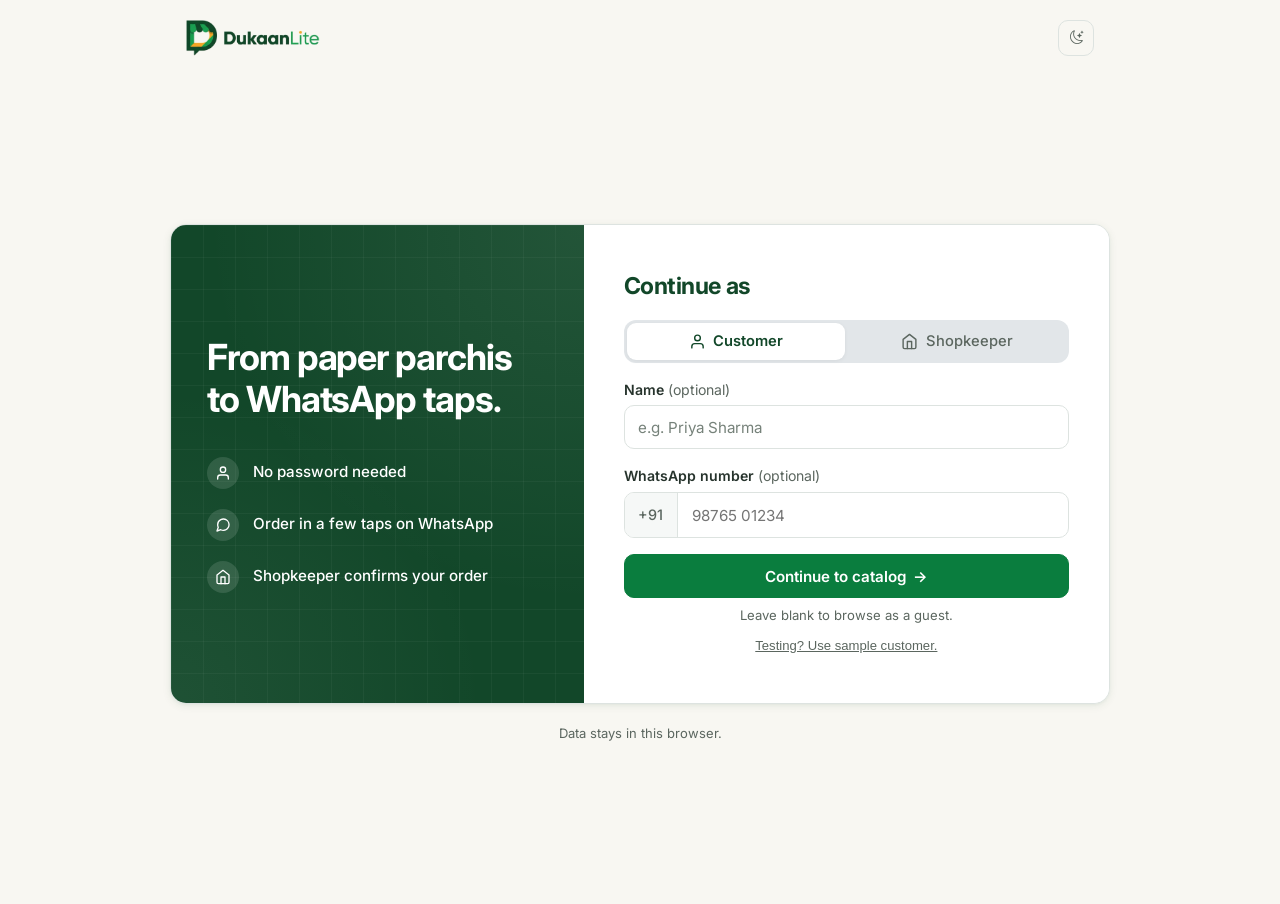
<file: index.html>
<!DOCTYPE html>
<html lang="en">
<head>
  <meta charset="UTF-8">
  <meta name="viewport" content="width=device-width, initial-scale=1.0">
  <title>DukaanLite – Kirana Digital Catalog &amp; WhatsApp Order Flow</title>
  
  <!-- Pre-paint theme: runs before CSS to prevent flash -->
  <script>
    (function(){
      var t=localStorage.getItem('dukaanlite_theme_v1');
      var d=window.matchMedia&&window.matchMedia('(prefers-color-scheme: dark)').matches;
      document.documentElement.setAttribute('data-theme',t||(d?'dark':'light'));
    })();
  </script>

  <!-- Favicons and Brand Icons -->
  <link rel="icon" href="assets/brand/favicon.ico" sizes="any">
  <link rel="icon" href="assets/brand/favicon-32.png" type="image/png" sizes="32x32">
  <link rel="apple-touch-icon" href="assets/brand/icon-180.png">
  <meta name="theme-color" content="#124729">

  <!-- Inter Font from Google Fonts (400, 500, 600, 700) -->
  <link rel="preconnect" href="https://fonts.googleapis.com">
  <link rel="preconnect" href="https://fonts.gstatic.com" crossorigin>
  <link href="https://fonts.googleapis.com/css2?family=Inter:wght@400;500;600;700&display=swap" rel="stylesheet">

  <!-- Bootstrap Icons -->
  <link rel="stylesheet" href="https://cdn.jsdelivr.net/npm/bootstrap-icons@1.11.3/font/bootstrap-icons.min.css">
  
  <!-- DukaanLite Shared Styles -->
  <link rel="stylesheet" href="css/shared.css">
  
  <style>
    /* Role Screen Layout */
    .dl-role-page-wrap {
      min-height: calc(100vh - 72px);
      display: flex;
      flex-direction: column;
      align-items: center;
      justify-content: center;
      padding: 0.75rem 1rem 1.5rem 1rem;
    }

    .dl-split-card {
      background: var(--dl-surface);
      border: 1px solid var(--dl-border);
      border-radius: var(--dl-radius-card);
      box-shadow: var(--dl-shadow-card);
      width: 100%;
      max-width: 940px;
      display: flex;
      overflow: hidden;
      min-height: 480px;
    }

    /* Left Panel: Brand Deep Green (#124729) with clean subtle grid pattern */
    .dl-split-left {
      width: 44%;
      background-color: var(--dl-forest);
      background-image: 
        radial-gradient(circle at 100% 0%, rgba(233, 246, 237, 0.08) 0%, transparent 60%),
        radial-gradient(circle at 0% 100%, rgba(233, 246, 237, 0.06) 0%, transparent 50%),
        linear-gradient(rgba(255, 255, 255, 0.04) 1px, transparent 1px),
        linear-gradient(90deg, rgba(255, 255, 255, 0.04) 1px, transparent 1px);
      background-size: 100% 100%, 100% 100%, 32px 32px, 32px 32px;
      color: #FFFFFF;
      padding: 2.75rem 2.25rem;
      display: flex;
      flex-direction: column;
      justify-content: center;
      position: relative;
    }

    .dl-split-left-tagline {
      font-size: clamp(1.85rem, 3.2vw, 2.25rem);
      font-weight: 700;
      color: #FFFFFF;
      line-height: 1.18;
      margin-bottom: 2.25rem;
      letter-spacing: -0.03em;
    }

    .dl-feature-list {
      display: flex;
      flex-direction: column;
      gap: 1.25rem;
      list-style: none;
      padding: 0;
      margin: 0;
    }

    .dl-feature-item {
      display: flex;
      align-items: center;
      gap: 0.85rem;
      font-size: 0.95rem;
      font-weight: 500;
      color: #FFFFFF;
    }

    .dl-feature-icon-circle {
      width: 32px;
      height: 32px;
      border-radius: 50%;
      background: rgba(255, 255, 255, 0.12);
      display: flex;
      align-items: center;
      justify-content: center;
      flex-shrink: 0;
      color: #FFFFFF;
    }

    /* Right Panel: Clean form area */
    .dl-split-right {
      width: 56%;
      padding: 2.5rem 2.5rem;
      display: flex;
      flex-direction: column;
      justify-content: center;
      background: var(--dl-surface);
    }

    .dl-split-right-heading {
      font-size: 1.45rem;
      font-weight: 700;
      color: var(--dl-ink);
      margin-bottom: 1.15rem;
      letter-spacing: -0.02em;
    }

    /* Collapsible Left Panel on Small Devices (<768px) */
    @media (max-width: 767px) {
      .dl-split-card {
        flex-direction: column;
        min-height: auto;
      }
      .dl-split-left {
        width: 100%;
        padding: 1.5rem 1.25rem;
      }
      .dl-split-left-tagline {
        font-size: 1.35rem;
        margin-bottom: 0;
      }
      .dl-feature-list {
        display: none; /* Collapses feature points on mobile to banner format */
      }
      .dl-split-right {
        width: 100%;
        padding: 1.5rem 1.25rem;
      }
      .dl-split-right-heading {
        font-size: 1.25rem;
        margin-bottom: 1rem;
      }
    }

    /* PIN Show/Hide button */
    .dl-pin-input-wrap {
      position: relative;
    }
    .dl-pin-toggle-btn {
      position: absolute;
      right: 0.65rem;
      top: 50%;
      transform: translateY(-50%);
      background: none;
      border: none;
      color: var(--dl-muted);
      cursor: pointer;
      padding: 0.35rem 0.5rem;
      font-size: 0.82rem;
      font-weight: 600;
    }
    .dl-pin-toggle-btn:hover {
      color: var(--dl-forest);
    }
  </style>
</head>
<body>
  <!-- Skip Link for Accessibility -->
  <a href="#main-content" class="skip-link">Skip to main content</a>

  <!-- Top App Header: Logo + Theme Toggle -->
  <header class="dl-app-header">
    <div class="container" style="max-width: 940px; margin: 0 auto; padding: 0 1rem;">
      <div class="dl-app-header-inner">
        <a class="dl-brand-link" href="index.html" aria-label="DukaanLite Home">
          <img src="assets/brand/logo-full.png" alt="DukaanLite" class="dl-logo-full" width="134" height="36"
               data-logo-light="assets/brand/logo-full.png" data-logo-dark="assets/brand/logo-full-dark.png">
          <img src="assets/brand/logo-mark.png" alt="DukaanLite" class="dl-logo-mark" width="32" height="36"
               data-logo-light="assets/brand/logo-mark.png" data-logo-dark="assets/brand/logo-mark-dark.png">
        </a>
        <button type="button" class="dl-theme-toggle" aria-label="Switch to dark mode">
          <span class="dl-theme-icon">
            <svg viewBox="0 0 24 24" width="18" height="18" fill="none" stroke="currentColor" stroke-width="2" stroke-linecap="round" stroke-linejoin="round" aria-hidden="true"><path d="M21 12.79A9 9 0 1 1 11.21 3 7 7 0 0 0 21 12.79z"></path></svg>
          </span>
        </button>
      </div>
    </div>
  </header>

  <main id="main-content" class="dl-role-page-wrap">
    <!-- Centred Split Card -->
    <div class="dl-split-card">
      
      <!-- Left Panel: Brand Deep Green Accent (#124729) -->
      <section class="dl-split-left" aria-label="About DukaanLite">
        <h1 class="dl-split-left-tagline">From paper parchis to WhatsApp taps.</h1>
        
        <ul class="dl-feature-list">
          <li class="dl-feature-item">
            <div class="dl-feature-icon-circle" aria-hidden="true">
              <!-- No password icon -->
              <svg viewBox="0 0 24 24" width="16" height="16" fill="none" stroke="currentColor" stroke-width="2" stroke-linecap="round" stroke-linejoin="round">
                <path d="M20 21v-2a4 4 0 0 0-4-4H8a4 4 0 0 0-4 4v2"></path>
                <circle cx="12" cy="7" r="4"></circle>
              </svg>
            </div>
            <span>No password needed</span>
          </li>
          
          <li class="dl-feature-item">
            <div class="dl-feature-icon-circle" aria-hidden="true">
              <!-- WhatsApp icon -->
              <svg viewBox="0 0 24 24" width="16" height="16" fill="none" stroke="currentColor" stroke-width="2" stroke-linecap="round" stroke-linejoin="round">
                <path d="M21 11.5a8.38 8.38 0 0 1-.9 3.8 8.5 8.5 0 0 1-7.6 4.7 8.38 8.38 0 0 1-3.8-.9L3 21l1.9-5.7a8.38 8.38 0 0 1-.9-3.8 8.5 8.5 0 0 1 4.7-7.6 8.38 8.38 0 0 1 3.8-.9h.5a8.48 8.48 0 0 1 8 8v.5z"></path>
              </svg>
            </div>
            <span>Order in a few taps on WhatsApp</span>
          </li>
          
          <li class="dl-feature-item">
            <div class="dl-feature-icon-circle" aria-hidden="true">
              <!-- Shopkeeper check icon -->
              <svg viewBox="0 0 24 24" width="16" height="16" fill="none" stroke="currentColor" stroke-width="2" stroke-linecap="round" stroke-linejoin="round">
                <path d="M3 9l9-7 9 7v11a2 2 0 0 1-2 2H5a2 2 0 0 1-2-2z"></path>
                <polyline points="9 22 9 12 15 12 15 22"></polyline>
              </svg>
            </div>
            <span>Shopkeeper confirms your order</span>
          </li>
        </ul>
      </section>

      <!-- Right Panel: Form Area -->
      <section class="dl-split-right" aria-label="Role selection and sign in">
        <h2 class="dl-split-right-heading">Continue as</h2>

        <!-- Segmented Role Toggle: Customer | Shopkeeper -->
        <div class="dl-segmented-toggle mb-3" role="tablist" aria-label="Select role">
          <button type="button" class="dl-toggle-btn active" id="btn-tab-customer" role="tab" aria-selected="true" aria-controls="pane-customer" tabindex="0">
            <svg viewBox="0 0 24 24" width="17" height="17" fill="none" stroke="currentColor" stroke-width="2" stroke-linecap="round" stroke-linejoin="round" aria-hidden="true">
              <path d="M20 21v-2a4 4 0 0 0-4-4H8a4 4 0 0 0-4 4v2"></path>
              <circle cx="12" cy="7" r="4"></circle>
            </svg>
            <span>Customer</span>
          </button>
          
          <button type="button" class="dl-toggle-btn" id="btn-tab-shopkeeper" role="tab" aria-selected="false" aria-controls="pane-shopkeeper" tabindex="-1">
            <svg viewBox="0 0 24 24" width="17" height="17" fill="none" stroke="currentColor" stroke-width="2" stroke-linecap="round" stroke-linejoin="round" aria-hidden="true">
              <path d="M3 9l9-7 9 7v11a2 2 0 0 1-2 2H5a2 2 0 0 1-2-2z"></path>
              <polyline points="9 22 9 12 15 12 15 22"></polyline>
            </svg>
            <span>Shopkeeper</span>
          </button>
        </div>

        <!-- CUSTOMER PANE -->
        <div id="pane-customer" role="tabpanel" aria-labelledby="btn-tab-customer">
          <form id="customer-role-form" novalidate>
            <div class="mb-3">
              <label for="customer-name-field" class="dl-form-label">
                <span class="dl-label-bold">Name</span> <span class="dl-label-opt">(optional)</span>
              </label>
              <input type="text" id="customer-name-field" class="dl-input" placeholder="e.g. Priya Sharma" autocomplete="name">
            </div>

            <div class="mb-3">
              <label for="customer-phone-field" class="dl-form-label">
                <span class="dl-label-bold">WhatsApp number</span> <span class="dl-label-opt">(optional)</span>
              </label>
              <div class="dl-input-group">
                <span class="dl-input-prefix">+91</span>
                <input type="tel" id="customer-phone-field" class="dl-input-field" placeholder="98765 01234" maxlength="11" autocomplete="tel-national" aria-describedby="customer-phone-error">
              </div>
              <div id="customer-phone-error" class="text-danger small mt-1 d-none" role="alert">
                Enter a valid 10-digit mobile number.
              </div>
            </div>

            <button type="submit" class="btn-dl-primary w-100 mb-2">
              <span>Continue to catalog</span>
              <span aria-hidden="true">&rarr;</span>
            </button>

            <p class="text-center text-dl-muted small mb-2" style="font-size: 0.82rem;">
              Leave blank to browse as a guest.
            </p>

            <div class="text-center">
              <button type="button" id="btn-fill-sample-customer" class="dl-text-link-btn" style="background: none; border: none; color: var(--dl-muted); font-size: 0.82rem; cursor: pointer; text-decoration: underline; padding: 0;">
                Testing? Use sample customer.
              </button>
            </div>
          </form>
        </div>

        <!-- SHOPKEEPER PANE -->
        <div id="pane-shopkeeper" role="tabpanel" aria-labelledby="btn-tab-shopkeeper" style="display: none;">
          <p class="text-dl-muted small mb-3" style="font-size: 0.85rem; line-height: 1.4;">
            Demo PIN only. Not real security. &bull; <strong>Demo PIN: 1234</strong>
          </p>

          <form id="shopkeeper-role-form" novalidate>
            <div class="mb-3">
              <label for="shopkeeper-pin-field" class="dl-form-label">
                <span class="dl-label-bold">Store Access PIN</span>
              </label>
              <div class="dl-pin-input-wrap">
                <input type="password" id="shopkeeper-pin-field" class="dl-input" placeholder="Enter PIN" maxlength="6" autocomplete="current-password" aria-describedby="shopkeeper-pin-error">
                <button type="button" id="btn-toggle-pin-visibility" class="dl-pin-toggle-btn" aria-label="Show or hide PIN">
                  Show
                </button>
              </div>
              <div id="shopkeeper-pin-error" class="text-danger small mt-1 d-none" role="alert">
                Incorrect PIN. For this demo, please use PIN 1234.
              </div>
            </div>

            <button type="submit" class="btn-dl-primary w-100 mb-2">
              <span>Open dashboard</span>
              <span aria-hidden="true">&rarr;</span>
            </button>

            <p class="text-center text-dl-muted small mb-2" style="font-size: 0.82rem;">
              Kirana store management &amp; orders portal.
            </p>

            <div class="text-center">
              <button type="button" id="btn-fill-sample-pin" class="dl-text-link-btn" style="background: none; border: none; color: var(--dl-muted); font-size: 0.82rem; cursor: pointer; text-decoration: underline; padding: 0;">
                Testing? Fill demo PIN 1234.
              </button>
            </div>
          </form>
        </div>

      </section>
    </div>

    <!-- Footnote under the card -->
    <p class="dl-role-footnote">
      Data stays in this browser.
    </p>
  </main>

  <!-- DukaanLite Scripts -->
  <script src="js/shared/theme.js"></script>
  <script src="js/shared/storage.js"></script>
  <script src="js/shared/ui.js"></script>
  <script>
    document.addEventListener('DOMContentLoaded', () => {
      DukaanTheme.init();
      // Ensure storage seeds are ready
      DukaanStorage.getProducts();
      DukaanStorage.getSettings();
      DukaanStorage.getOrders();

      const tabCustomer = document.getElementById('btn-tab-customer');
      const tabShopkeeper = document.getElementById('btn-tab-shopkeeper');
      const paneCustomer = document.getElementById('pane-customer');
      const paneShopkeeper = document.getElementById('pane-shopkeeper');
      const phoneInput = document.getElementById('customer-phone-field');
      const phoneError = document.getElementById('customer-phone-error');

      function switchRole(role) {
        if (role === 'shopkeeper') {
          tabShopkeeper.classList.add('active');
          tabShopkeeper.setAttribute('aria-selected', 'true');
          tabShopkeeper.setAttribute('tabindex', '0');
          tabCustomer.classList.remove('active');
          tabCustomer.setAttribute('aria-selected', 'false');
          tabCustomer.setAttribute('tabindex', '-1');
          paneCustomer.style.display = 'none';
          paneShopkeeper.style.display = 'block';
          document.getElementById('shopkeeper-pin-field').focus();
        } else {
          tabCustomer.classList.add('active');
          tabCustomer.setAttribute('aria-selected', 'true');
          tabCustomer.setAttribute('tabindex', '0');
          tabShopkeeper.classList.remove('active');
          tabShopkeeper.setAttribute('aria-selected', 'false');
          tabShopkeeper.setAttribute('tabindex', '-1');
          paneCustomer.style.display = 'block';
          paneShopkeeper.style.display = 'none';
          document.getElementById('customer-name-field').focus();
        }
      }

      tabCustomer.addEventListener('click', () => switchRole('customer'));
      tabShopkeeper.addEventListener('click', () => switchRole('shopkeeper'));

      // Keyboard arrow-key support between tabs
      tabCustomer.addEventListener('keydown', (e) => {
        if (e.key === 'ArrowRight' || e.key === 'ArrowDown') {
          e.preventDefault();
          switchRole('shopkeeper');
          tabShopkeeper.focus();
        }
      });
      tabShopkeeper.addEventListener('keydown', (e) => {
        if (e.key === 'ArrowLeft' || e.key === 'ArrowUp') {
          e.preventDefault();
          switchRole('customer');
          tabCustomer.focus();
        }
      });

      // Check query parameter ?role=shopkeeper
      const urlParams = new URLSearchParams(window.location.search);
      if (urlParams.get('role') === 'shopkeeper') {
        switchRole('shopkeeper');
      }

      // Phone field input handler: strip non-digits and format as "98765 01234"
      phoneInput.addEventListener('input', (e) => {
        let digits = e.target.value.replace(/\D/g, '');
        if (digits.length > 10) {
          digits = digits.slice(0, 10);
        }
        if (digits.length > 5) {
          e.target.value = digits.slice(0, 5) + ' ' + digits.slice(5);
        } else {
          e.target.value = digits;
        }
        if (digits.length === 10 && /^[6-9]/.test(digits)) {
          phoneError.classList.add('d-none');
          phoneInput.removeAttribute('aria-invalid');
        }
      });

      // Sample customer autofill
      document.getElementById('btn-fill-sample-customer').addEventListener('click', () => {
        document.getElementById('customer-name-field').value = 'Priya Sharma';
        phoneInput.value = '98765 01234';
        phoneError.classList.add('d-none');
        phoneInput.removeAttribute('aria-invalid');
      });

      // Sample PIN autofill
      document.getElementById('btn-fill-sample-pin').addEventListener('click', () => {
        document.getElementById('shopkeeper-pin-field').value = '1234';
        document.getElementById('shopkeeper-pin-error').classList.add('d-none');
        document.getElementById('shopkeeper-pin-field').removeAttribute('aria-invalid');
      });

      // Show/Hide PIN toggle
      const pinField = document.getElementById('shopkeeper-pin-field');
      const pinToggleBtn = document.getElementById('btn-toggle-pin-visibility');
      pinToggleBtn.addEventListener('click', () => {
        if (pinField.type === 'password') {
          pinField.type = 'text';
          pinToggleBtn.textContent = 'Hide';
        } else {
          pinField.type = 'password';
          pinToggleBtn.textContent = 'Show';
        }
      });

      // Customer form submission
      document.getElementById('customer-role-form').addEventListener('submit', (e) => {
        e.preventDefault();
        const name = document.getElementById('customer-name-field').value.trim();
        const digits = phoneInput.value.replace(/\D/g, '');

        // If phone entered, validate 10 digits starting 6-9
        if (digits.length > 0) {
          const isValidPhone = digits.length === 10 && /^[6-9]/.test(digits);
          if (!isValidPhone) {
            phoneError.classList.remove('d-none');
            phoneInput.setAttribute('aria-invalid', 'true');
            phoneInput.focus();
            return;
          }
        }

        phoneError.classList.add('d-none');
        phoneInput.removeAttribute('aria-invalid');

        // Save digits only
        DukaanStorage.setActiveUser({
          role: 'customer',
          name: name || 'Guest Customer',
          phone: digits
        });

        window.location.href = 'customer/catalog.html';
      });

      // Shopkeeper form submission
      document.getElementById('shopkeeper-role-form').addEventListener('submit', (e) => {
        e.preventDefault();
        const pin = pinField.value.trim();
        const pinError = document.getElementById('shopkeeper-pin-error');

        if (pin !== '1234') {
          pinError.classList.remove('d-none');
          pinField.setAttribute('aria-invalid', 'true');
          pinField.focus();
          return;
        }

        pinError.classList.add('d-none');
        pinField.removeAttribute('aria-invalid');
        DukaanStorage.setActiveUser({
          role: 'shopkeeper',
          storeId: 'sharma_store'
        });

        window.location.href = 'shopkeeper/dashboard.html';
      });
    });
  </script>
</body>
</html>
</file>
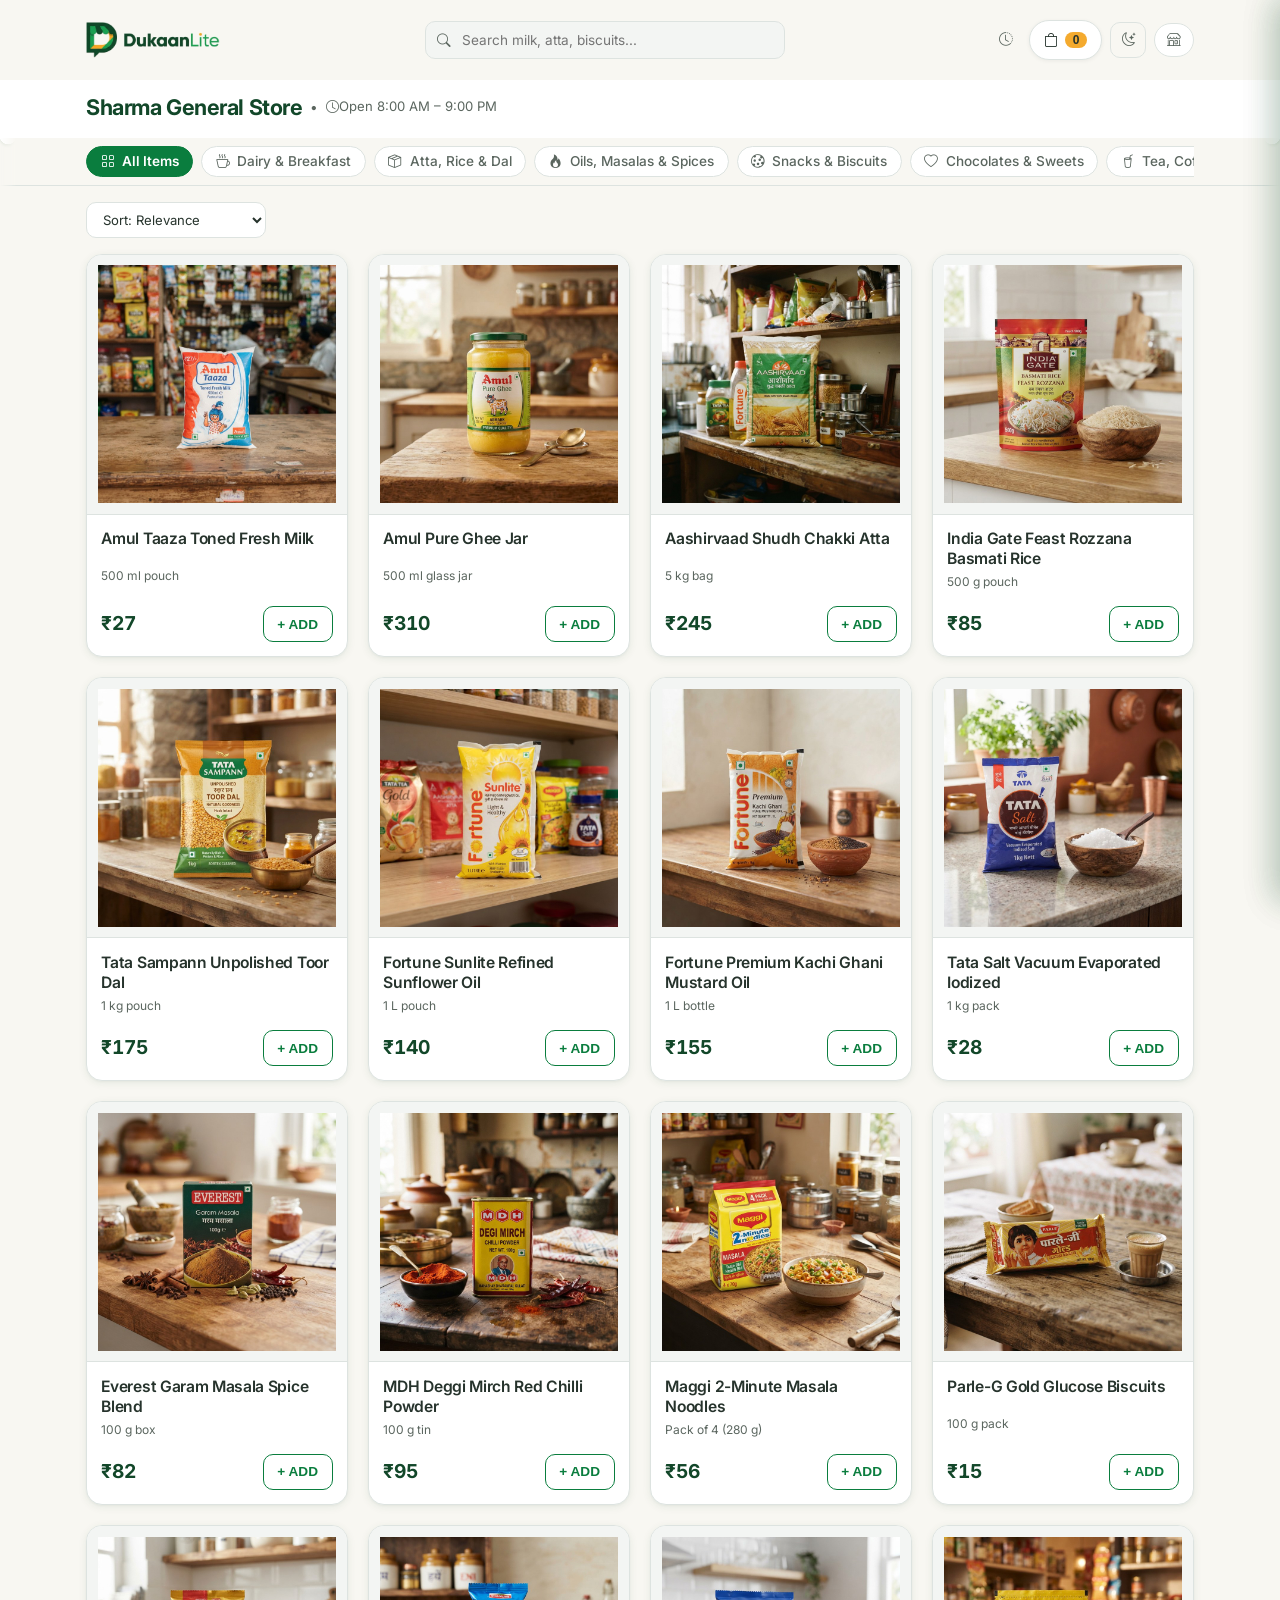
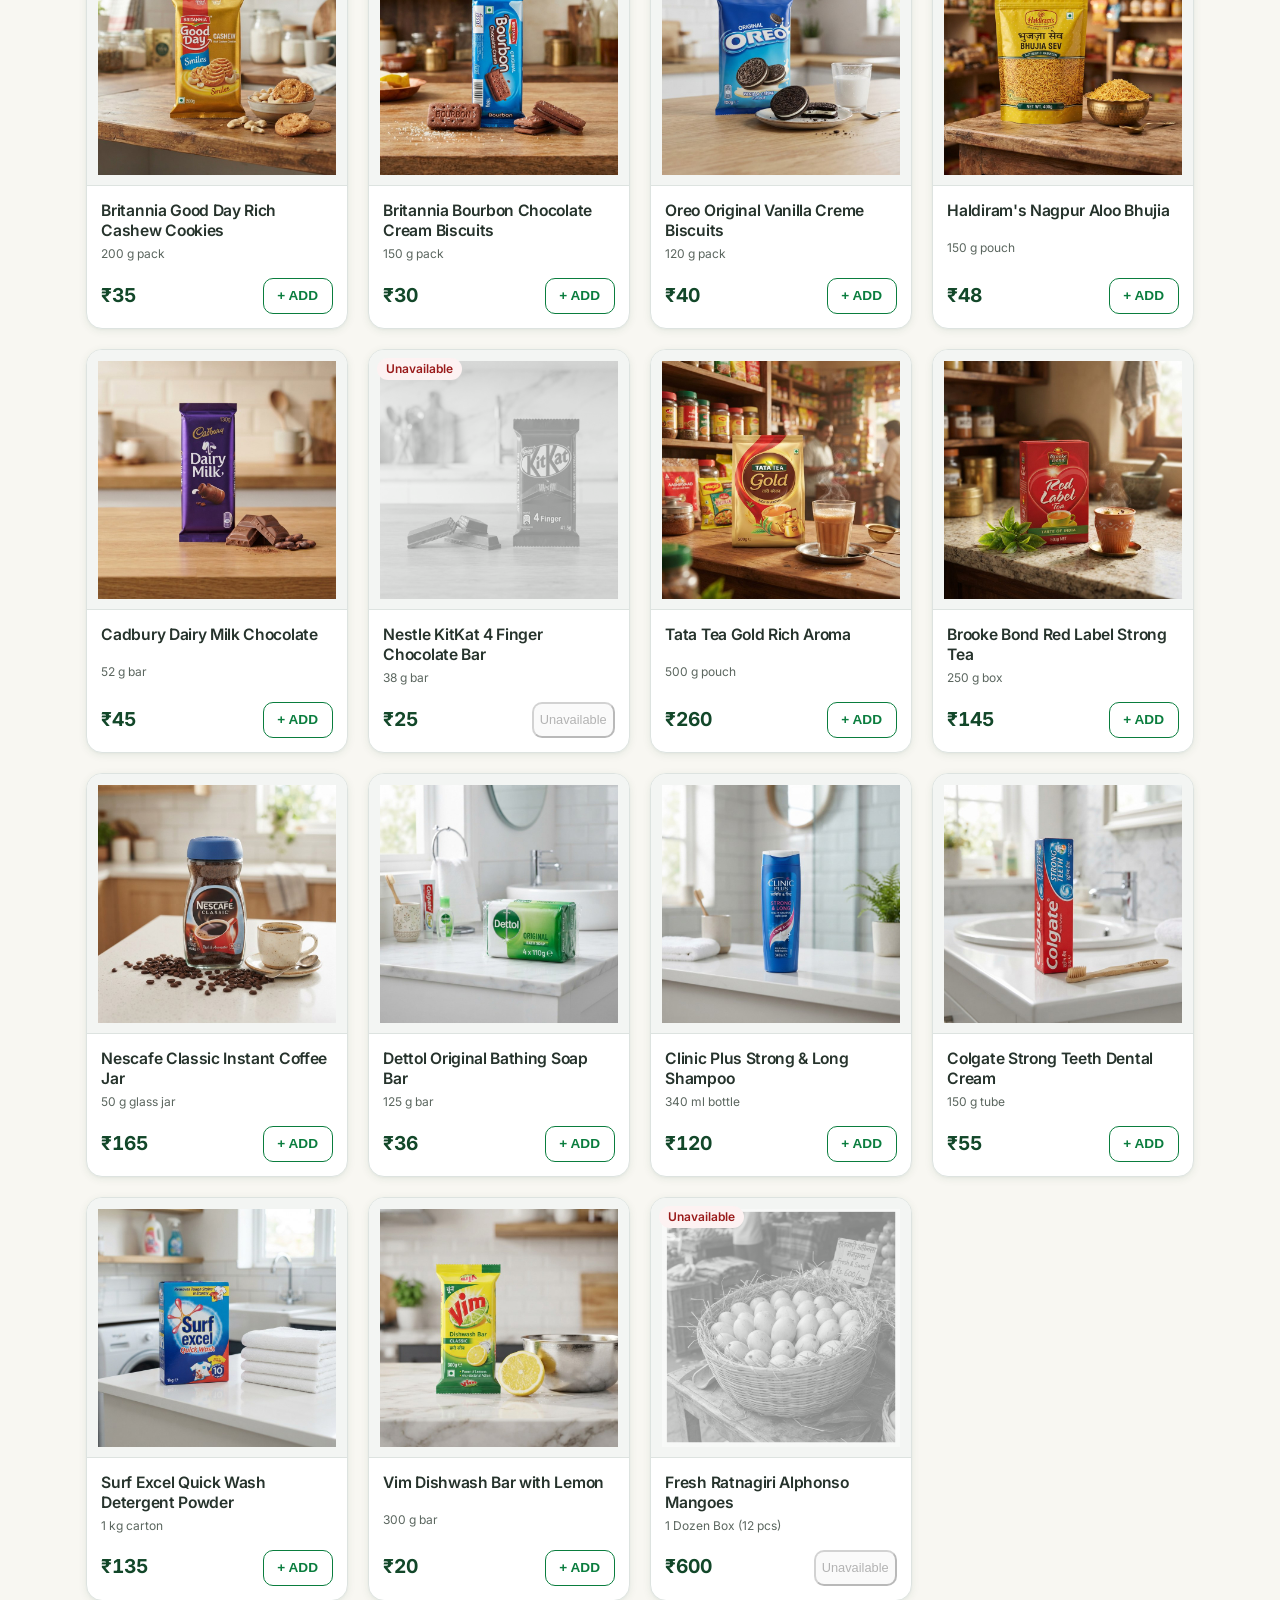
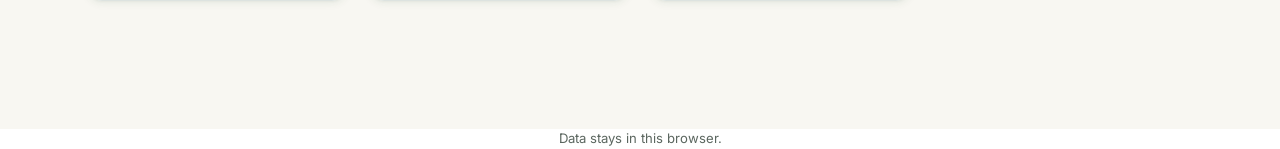
<file: customer/catalog.html>
<!DOCTYPE html>
<html lang="en">
<head>
  <meta charset="UTF-8">
  <meta name="viewport" content="width=device-width, initial-scale=1.0">
  <title>Customer Catalog – DukaanLite</title>

  <!-- Pre-paint theme: runs before CSS to prevent flash -->
  <script>
    (function(){
      var t=localStorage.getItem('dukaanlite_theme_v1');
      var d=window.matchMedia&&window.matchMedia('(prefers-color-scheme: dark)').matches;
      document.documentElement.setAttribute('data-theme',t||(d?'dark':'light'));
    })();
  </script>

  <!-- Favicons and Brand Icons -->
  <link rel="icon" href="../assets/brand/favicon.ico" sizes="any">
  <link rel="icon" href="../assets/brand/favicon-32.png" type="image/png" sizes="32x32">
  <link rel="apple-touch-icon" href="../assets/brand/icon-180.png">
  <meta name="theme-color" content="#124729">

  <!-- Inter Font from Google Fonts -->
  <link rel="preconnect" href="https://fonts.googleapis.com">
  <link rel="preconnect" href="https://fonts.gstatic.com" crossorigin>
  <link href="https://fonts.googleapis.com/css2?family=Inter:wght@400;500;600;700&display=swap" rel="stylesheet">

  <!-- Bootstrap Icons -->
  <link rel="stylesheet" href="https://cdn.jsdelivr.net/npm/bootstrap-icons@1.11.3/font/bootstrap-icons.min.css">

  <!-- DukaanLite Shared & Customer Styles -->
  <link rel="stylesheet" href="../css/shared.css">
  <link rel="stylesheet" href="../css/customer.css">
</head>
<body>
  <!-- Accessibility Skip Link -->
  <a href="#main-content" class="skip-link">Skip to product catalog</a>

  <!-- Top App Header with Sticky Search -->
  <header class="dl-app-header">
    <div class="container">
      <div class="dl-app-header-inner flex-wrap gap-2">
        <!-- Brand Link -->
        <a class="dl-brand-link" href="../index.html" aria-label="DukaanLite Home">
          <img src="../assets/brand/logo-full.png" alt="DukaanLite" class="dl-logo-full" width="134" height="36"
               data-logo-light="../assets/brand/logo-full.png" data-logo-dark="../assets/brand/logo-full-dark.png">
          <img src="../assets/brand/logo-mark.png" alt="DukaanLite" class="dl-logo-mark" width="32" height="36"
               data-logo-light="../assets/brand/logo-mark.png" data-logo-dark="../assets/brand/logo-mark-dark.png">
        </a>

        <!-- Sticky Header Search (Full width on phones) -->
        <div class="dl-header-search-wrap">
          <span class="dl-search-icon" aria-hidden="true">
            <i class="bi bi-search"></i>
          </span>
          <input type="search" id="catalog-search-input" class="dl-search-input" placeholder="Search milk, atta, biscuits..." aria-label="Search catalog products">
        </div>

        <!-- Right Header Items: My Orders, Cart Button, Theme Toggle, Shopkeeper link -->
        <div class="d-flex align-items-center gap-2 gap-sm-3 ms-auto">
          <!-- My Orders Link -->
          <button type="button" class="dl-nav-link btn-my-orders-trigger" id="btn-header-my-orders" aria-label="View previous orders">
            <i class="bi bi-clock-history"></i>
            <span class="d-none d-md-inline">My orders</span>
          </button>

          <!-- Slide-in Cart Drawer Trigger with Marigold Badge -->
          <button type="button" class="dl-header-cart-btn" id="btn-open-cart-drawer" aria-label="Open shopping cart drawer" aria-expanded="false" aria-controls="cart-drawer">
            <i class="bi bi-bag" aria-hidden="true"></i>
            <span class="d-none d-sm-inline">Cart</span>
            <span class="dl-cart-badge dl-tabular-nums" id="header-cart-count">0</span>
          </button>

          <!-- Theme Toggle -->
          <button type="button" class="dl-theme-toggle" aria-label="Switch to dark mode">
            <span class="dl-theme-icon">
              <svg viewBox="0 0 24 24" width="18" height="18" fill="none" stroke="currentColor" stroke-width="2" stroke-linecap="round" stroke-linejoin="round" aria-hidden="true"><path d="M21 12.79A9 9 0 1 1 11.21 3 7 7 0 0 0 21 12.79z"></path></svg>
            </span>
          </button>

          <!-- For Shopkeepers: text link with store icon -->
          <a href="../shopkeeper/dashboard.html" class="dl-nav-subtle" title="Shopkeeper portal">
            <i class="bi bi-shop" aria-hidden="true"></i>
            <span class="d-none d-sm-inline">For shopkeepers</span>
          </a>
        </div>
      </div>
    </div>
  </header>

  <!-- Compact Shop Strip with Scalloped Awning Edge -->
  <section class="dl-shop-strip dl-scalloped-awning" aria-label="Store summary">
    <div class="container">
      <div class="dl-shop-strip-inner">
        <div class="dl-shop-strip-main">
          <h1 class="dl-shop-strip-title" id="hero-shop-title">Sharma General Store</h1>
          <span class="dl-shop-strip-dot">•</span>
          <span class="dl-shop-strip-hours" id="hero-shop-hours">
            <i class="bi bi-clock me-1"></i>Open 8:00 AM – 9:00 PM
          </span>
        </div>
        <div id="customer-welcome-text" class="text-dl-muted small"></div>
      </div>
    </div>
  </section>

  <!-- Sticky Categories Rail with Scroll-Snap and Fading Edges -->
  <div class="dl-categories-rail-outer">
    <div class="container p-0">
      <nav class="dl-categories-rail" id="category-pills-nav" aria-label="Filter by grocery category">
        <button type="button" class="dl-category-pill active" data-category="ALL">
          <i class="bi bi-grid"></i>
          <span>All Items</span>
        </button>
        <button type="button" class="dl-category-pill" data-category="Dairy & Breakfast">
          <i class="bi bi-cup-hot"></i>
          <span>Dairy &amp; Breakfast</span>
        </button>
        <button type="button" class="dl-category-pill" data-category="Atta, Rice & Dal">
          <i class="bi bi-box-seam"></i>
          <span>Atta, Rice &amp; Dal</span>
        </button>
        <button type="button" class="dl-category-pill" data-category="Oils, Masalas & Spices">
          <i class="bi bi-fire"></i>
          <span>Oils, Masalas &amp; Spices</span>
        </button>
        <button type="button" class="dl-category-pill" data-category="Snacks & Biscuits">
          <i class="bi bi-cookie"></i>
          <span>Snacks &amp; Biscuits</span>
        </button>
        <button type="button" class="dl-category-pill" data-category="Chocolates & Sweets">
          <i class="bi bi-heart"></i>
          <span>Chocolates &amp; Sweets</span>
        </button>
        <button type="button" class="dl-category-pill" data-category="Tea, Coffee & Drinks">
          <i class="bi bi-cup-straw"></i>
          <span>Tea, Coffee &amp; Drinks</span>
        </button>
        <button type="button" class="dl-category-pill" data-category="Bath & Personal Care">
          <i class="bi bi-person-check"></i>
          <span>Bath &amp; Personal Care</span>
        </button>
        <button type="button" class="dl-category-pill" data-category="Cleaning & Household">
          <i class="bi bi-stars"></i>
          <span>Cleaning &amp; Household</span>
        </button>
        <button type="button" class="dl-category-pill" data-category="Fresh Fruits">
          <i class="bi bi-apple"></i>
          <span>Fresh Fruits</span>
        </button>
      </nav>
    </div>
  </div>

  <!-- Main Catalog Content -->
  <main id="main-content" class="container" style="padding-bottom: 5rem;">
    <!-- Filter and Sort Bar (Result count shown only when filtering/searching) -->
    <div class="dl-catalog-filter-bar">
      <div id="search-results-count" class="text-dl-muted small font-weight-medium" style="display: none;"></div>
      <div class="ms-auto">
        <select id="catalog-sort-select" class="dl-sort-select" aria-label="Sort products">
          <option value="relevance">Sort: Relevance</option>
          <option value="price-asc">Price: Low to High</option>
          <option value="price-desc">Price: High to Low</option>
          <option value="alpha-asc">Name: A to Z</option>
        </select>
      </div>
    </div>

    <!-- Product Grid Container with Initial Skeletons -->
    <section id="catalog-grid" class="dl-product-grid" aria-label="Product list">
      <!-- Skeletons crossfade into real content -->
      <article class="dl-product-card dl-product-skeleton" aria-hidden="true">
        <div class="dl-product-card-image-wrap skeleton-box" style="height: 140px;"></div>
        <div class="dl-product-card-body">
          <div class="skeleton-box" style="height: 18px; width: 85%; margin-bottom: 8px; border-radius: 4px;"></div>
          <div class="skeleton-box" style="height: 14px; width: 50%; margin-bottom: 12px; border-radius: 4px;"></div>
          <div class="d-flex justify-content-between align-items-center">
            <div class="skeleton-box" style="height: 20px; width: 45px; border-radius: 4px;"></div>
            <div class="skeleton-box" style="height: 32px; width: 68px; border-radius: 9999px;"></div>
          </div>
        </div>
      </article>
      <article class="dl-product-card dl-product-skeleton" aria-hidden="true">
        <div class="dl-product-card-image-wrap skeleton-box" style="height: 140px;"></div>
        <div class="dl-product-card-body">
          <div class="skeleton-box" style="height: 18px; width: 85%; margin-bottom: 8px; border-radius: 4px;"></div>
          <div class="skeleton-box" style="height: 14px; width: 50%; margin-bottom: 12px; border-radius: 4px;"></div>
          <div class="d-flex justify-content-between align-items-center">
            <div class="skeleton-box" style="height: 20px; width: 45px; border-radius: 4px;"></div>
            <div class="skeleton-box" style="height: 32px; width: 68px; border-radius: 9999px;"></div>
          </div>
        </div>
      </article>
      <article class="dl-product-card dl-product-skeleton" aria-hidden="true">
        <div class="dl-product-card-image-wrap skeleton-box" style="height: 140px;"></div>
        <div class="dl-product-card-body">
          <div class="skeleton-box" style="height: 18px; width: 85%; margin-bottom: 8px; border-radius: 4px;"></div>
          <div class="skeleton-box" style="height: 14px; width: 50%; margin-bottom: 12px; border-radius: 4px;"></div>
          <div class="d-flex justify-content-between align-items-center">
            <div class="skeleton-box" style="height: 20px; width: 45px; border-radius: 4px;"></div>
            <div class="skeleton-box" style="height: 32px; width: 68px; border-radius: 9999px;"></div>
          </div>
        </div>
      </article>
      <article class="dl-product-card dl-product-skeleton" aria-hidden="true">
        <div class="dl-product-card-image-wrap skeleton-box" style="height: 140px;"></div>
        <div class="dl-product-card-body">
          <div class="skeleton-box" style="height: 18px; width: 85%; margin-bottom: 8px; border-radius: 4px;"></div>
          <div class="skeleton-box" style="height: 14px; width: 50%; margin-bottom: 12px; border-radius: 4px;"></div>
          <div class="d-flex justify-content-between align-items-center">
            <div class="skeleton-box" style="height: 20px; width: 45px; border-radius: 4px;"></div>
            <div class="skeleton-box" style="height: 32px; width: 68px; border-radius: 9999px;"></div>
          </div>
        </div>
      </article>
    </section>

    <!-- Empty State Container -->
    <div id="catalog-empty-state" style="display: none;"></div>

    <!-- Error State Container -->
    <div id="catalog-error-state" style="display: none;"></div>
  </main>

  <!-- Sticky Phone Cart Bar (Slides up when cart has items) -->
  <div class="dl-mobile-cart-bar" id="mobile-cart-bar" style="display: none;">
    <div class="dl-mobile-cart-info">
      <i class="bi bi-bag-check-fill"></i>
      <span class="dl-tabular-nums" id="mobile-cart-items">0 items</span>
      <span>•</span>
      <span class="dl-tabular-nums" id="mobile-cart-total">₹0</span>
    </div>
    <button type="button" class="dl-mobile-cart-btn" id="btn-mobile-view-cart">
      <span>View list</span>
      <i class="bi bi-arrow-right"></i>
    </button>
  </div>

  <!-- CART SLIDE-IN DRAWER & BACKDROP (Parchi Slip Style) -->
  <div class="dl-drawer-backdrop" id="cart-drawer-backdrop" aria-hidden="true"></div>

  <aside class="dl-cart-drawer" id="cart-drawer" role="dialog" aria-modal="true" aria-labelledby="cart-drawer-title" aria-hidden="true">
    <div class="dl-drawer-header">
      <div class="d-flex align-items-center gap-2">
        <i class="bi bi-bag"></i>
        <h2 class="dl-drawer-title" id="cart-drawer-title">Shopping Cart</h2>
        <span class="dl-badge dl-tabular-nums" id="drawer-item-count-badge">0 items</span>
      </div>
      <button type="button" class="dl-drawer-close-btn" id="btn-close-cart-drawer" aria-label="Close cart drawer">
        <i class="bi bi-x-lg"></i>
      </button>
    </div>

    <div class="dl-drawer-body p-3" id="cart-drawer-body">
      <!-- Parchi Slip inside Drawer -->
      <div class="dl-parchi-card p-3 mb-3">
        <div class="d-flex justify-content-between align-items-center mb-1">
          <span class="dl-parchi-shop" id="cart-parchi-shop">Sharma General Store</span>
          <span class="dl-parchi-badge">Order Slip</span>
        </div>
        <div class="text-dl-muted small" id="cart-parchi-date">Today's list</div>

        <!-- Dashed tear line -->
        <div class="dl-parchi-tear"></div>

        <!-- Cart Item Lines -->
        <div id="cart-parchi-items-list">
          <!-- Populated dynamically -->
        </div>

        <!-- Dashed tear line -->
        <div class="dl-parchi-tear"></div>

        <div class="d-flex justify-content-between align-items-baseline">
          <span class="font-weight-bold">Estimated Total</span>
          <span class="dl-heading mb-0 dl-tabular-nums" id="cart-drawer-total" style="font-size: 1.25rem; color: var(--dl-forest);">₹0</span>
        </div>
      </div>

      <!-- Optional delivery notes input -->
      <div class="mb-3">
        <label for="drawer-notes-input" class="dl-form-label small">Delivery note / landmark (optional)</label>
        <input type="text" id="drawer-notes-input" class="dl-input" placeholder="e.g. Leave with guard, ring bell twice" style="height: 38px; font-size: 0.85rem;">
      </div>
    </div>

    <div class="dl-drawer-footer">
      <button type="button" class="btn-dl-primary w-100" id="btn-checkout-whatsapp" style="height: 48px; font-size: 0.98rem; display: inline-flex; align-items: center; justify-content: center; gap: 0.5rem;">
        <i class="bi bi-whatsapp"></i>
        <span>Order on WhatsApp</span>
      </button>
    </div>
  </aside>

  <!-- Success Bottom Sheet / Modal (After WhatsApp Order) -->
  <div class="dl-modal-backdrop" id="order-success-modal-backdrop" style="display: none;"></div>
  <div class="dl-bottom-sheet" id="order-success-sheet" style="display: none;" role="dialog" aria-modal="true" aria-labelledby="success-sheet-title">
    <div class="text-center mb-3">
      <i class="bi bi-check-circle-fill" style="font-size: 2.75rem; color: var(--dl-primary);"></i>
      <h3 class="dl-heading mt-2 mb-1" id="success-sheet-title" style="font-size: 1.25rem;">Order Prepared for WhatsApp</h3>
      <p class="text-dl-muted small mb-0">
        Send the message in WhatsApp so the shop sees it.
      </p>
    </div>

    <!-- Parchi summary card -->
    <div class="dl-parchi-card p-3 mb-3" style="font-size: 0.85rem;">
      <div class="d-flex justify-content-between align-items-center mb-1">
        <span class="text-dl-muted">Order ID</span>
        <strong class="dl-tabular-nums" id="success-sheet-order-id">#ORD-0000</strong>
      </div>
      <div class="d-flex justify-content-between align-items-center mb-1">
        <span class="text-dl-muted">Items</span>
        <span class="dl-tabular-nums" id="success-sheet-items-count">0 items</span>
      </div>
      <div class="d-flex justify-content-between align-items-center pt-1 border-top border-light">
        <strong>Total</strong>
        <strong class="dl-tabular-nums text-dl-forest" id="success-sheet-total">₹0</strong>
      </div>
    </div>

    <div class="d-flex flex-column gap-2">
      <a href="#" id="btn-success-track-order" class="btn-dl-primary w-100 text-center py-2" style="min-height: 44px; display: inline-flex; align-items: center; justify-content: center; text-decoration: none;">
        <span>Track order</span>
        <i class="bi bi-arrow-right ms-1"></i>
      </a>
      <button type="button" id="btn-success-close" class="btn-dl-secondary w-100 py-2" style="min-height: 44px;">
        Continue shopping
      </button>
    </div>
  </div>

  <!-- My Orders Drawer -->
  <div class="dl-drawer-backdrop" id="my-orders-backdrop" aria-hidden="true"></div>
  <aside class="dl-cart-drawer" id="my-orders-drawer" role="dialog" aria-modal="true" aria-labelledby="my-orders-title" aria-hidden="true">
    <div class="dl-drawer-header">
      <div class="d-flex align-items-center gap-2">
        <i class="bi bi-clock-history"></i>
        <h2 class="dl-drawer-title" id="my-orders-title">My Orders</h2>
      </div>
      <button type="button" class="dl-drawer-close-btn" id="btn-close-my-orders" aria-label="Close orders drawer">
        <i class="bi bi-x-lg"></i>
      </button>
    </div>

    <div class="dl-drawer-body p-3" id="my-orders-list">
      <!-- Populated dynamically -->
    </div>
  </aside>

  <!-- Quiet Footer Disclosure -->
  <footer class="mt-auto py-3 text-center text-dl-muted small border-top" style="background: var(--dl-surface);">
    <div class="container">
      <span>Data stays in this browser.</span>
    </div>
  </footer>

  <!-- Flying Arc Ghost Image Placeholder -->
  <div id="flying-img-container" style="position: fixed; pointer-events: none; z-index: 1099;"></div>

  <!-- Scripts -->
  <script src="../js/shared/theme.js"></script>
  <script src="../js/shared/live.js"></script>
  <script src="../js/shared/storage.js"></script>
  <script src="../js/shared/ui.js"></script>
  <script src="../js/customer/catalog.js"></script>
</body>
</html>
</file>
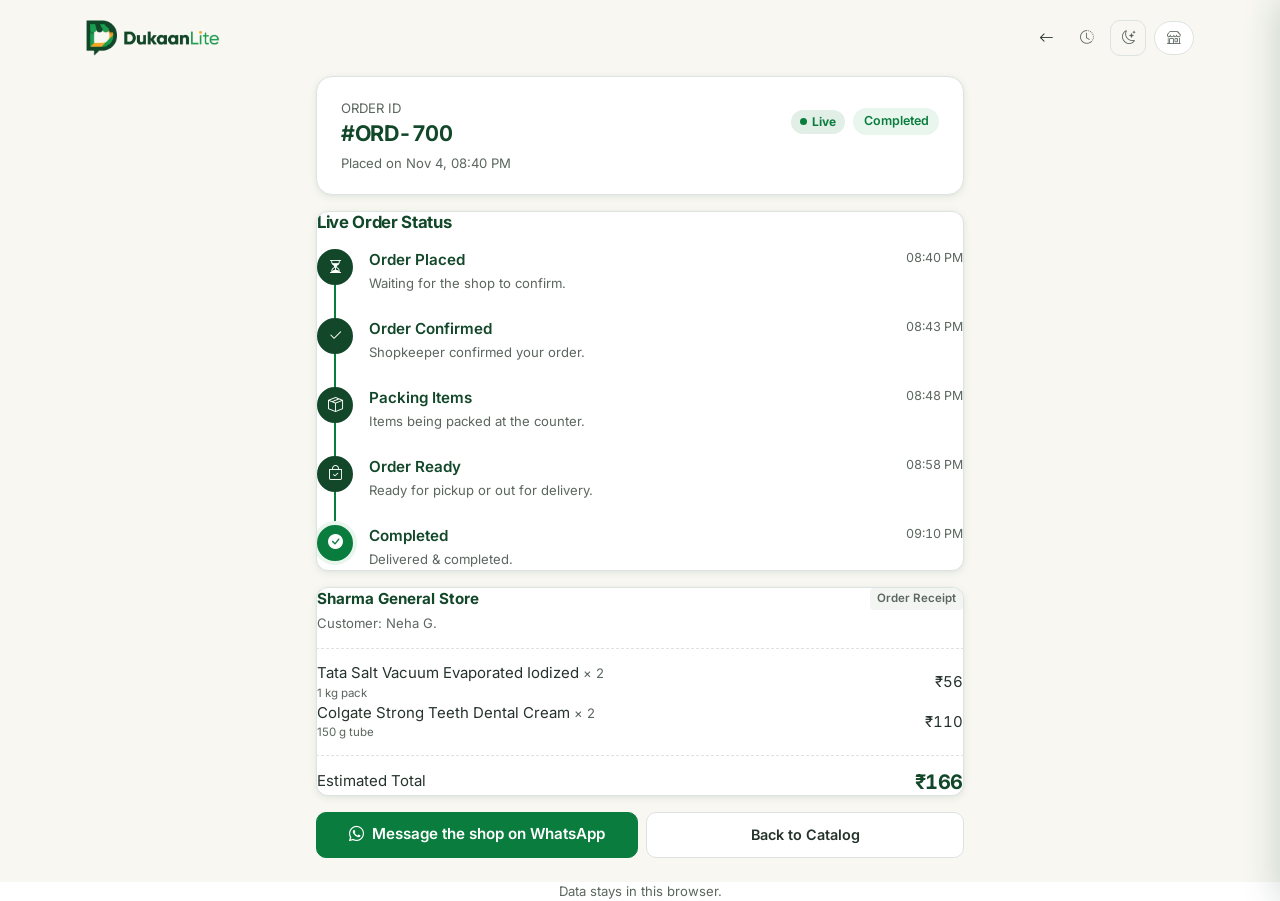
<file: customer/track.html>
<!DOCTYPE html>
<html lang="en">
<head>
  <meta charset="UTF-8">
  <meta name="viewport" content="width=device-width, initial-scale=1.0">
  <title>Track Order – DukaanLite</title>

  <!-- Pre-paint theme: runs before CSS to prevent flash -->
  <script>
    (function(){
      var t=localStorage.getItem('dukaanlite_theme_v1');
      var d=window.matchMedia&&window.matchMedia('(prefers-color-scheme: dark)').matches;
      document.documentElement.setAttribute('data-theme',t||(d?'dark':'light'));
    })();
  </script>

  <!-- Favicons and Brand Icons -->
  <link rel="icon" href="../assets/brand/favicon.ico" sizes="any">
  <link rel="icon" href="../assets/brand/favicon-32.png" type="image/png" sizes="32x32">
  <link rel="apple-touch-icon" href="../assets/brand/icon-180.png">
  <meta name="theme-color" content="#124729">

  <!-- Inter Font from Google Fonts -->
  <link rel="preconnect" href="https://fonts.googleapis.com">
  <link rel="preconnect" href="https://fonts.gstatic.com" crossorigin>
  <link href="https://fonts.googleapis.com/css2?family=Inter:wght@400;500;600;700&display=swap" rel="stylesheet">

  <!-- Bootstrap Icons -->
  <link rel="stylesheet" href="https://cdn.jsdelivr.net/npm/bootstrap-icons@1.11.3/font/bootstrap-icons.min.css">

  <!-- DukaanLite Shared & Customer Styles -->
  <link rel="stylesheet" href="../css/shared.css">
  <link rel="stylesheet" href="../css/customer.css">
</head>
<body>
  <!-- Accessibility Skip Link -->
  <a href="#main-content" class="skip-link">Skip to order tracking</a>

  <!-- Top App Header -->
  <header class="dl-app-header">
    <div class="container">
      <div class="dl-app-header-inner">
        <!-- Brand Link -->
        <a class="dl-brand-link" href="catalog.html" aria-label="Back to Catalog">
          <img src="../assets/brand/logo-full.png" alt="DukaanLite" class="dl-logo-full" width="134" height="36"
               data-logo-light="../assets/brand/logo-full.png" data-logo-dark="../assets/brand/logo-full-dark.png">
          <img src="../assets/brand/logo-mark.png" alt="DukaanLite" class="dl-logo-mark" width="32" height="36"
               data-logo-light="../assets/brand/logo-mark.png" data-logo-dark="../assets/brand/logo-mark-dark.png">
        </a>

        <!-- Right Header Items -->
        <div class="d-flex align-items-center gap-2 gap-sm-3">
          <a href="catalog.html" class="dl-nav-link d-inline-flex align-items-center gap-1">
            <i class="bi bi-arrow-left"></i>
            <span class="d-none d-sm-inline">Catalog</span>
          </a>

          <!-- My Orders Button -->
          <button type="button" class="dl-nav-link btn-my-orders-trigger" id="btn-open-my-orders" aria-label="View previous orders">
            <i class="bi bi-clock-history"></i>
            <span class="d-none d-sm-inline">My orders</span>
          </button>

          <!-- Theme Toggle -->
          <button type="button" class="dl-theme-toggle" aria-label="Switch to dark mode">
            <span class="dl-theme-icon">
              <svg viewBox="0 0 24 24" width="18" height="18" fill="none" stroke="currentColor" stroke-width="2" stroke-linecap="round" stroke-linejoin="round" aria-hidden="true"><path d="M21 12.79A9 9 0 1 1 11.21 3 7 7 0 0 0 21 12.79z"></path></svg>
            </span>
          </button>

          <!-- For Shopkeepers Link -->
          <a href="../shopkeeper/dashboard.html" class="dl-nav-subtle" title="Shopkeeper Portal">
            <i class="bi bi-shop"></i>
            <span class="d-none d-sm-inline">For shopkeepers</span>
          </a>
        </div>
      </div>
    </div>
  </header>

  <!-- Main Tracking Container -->
  <main id="main-content" class="container py-4" style="max-width: 680px;">
    <!-- Loading state -->
    <div id="tracking-loading" class="text-center py-5">
      <div class="spinner-border text-success" role="status" style="width: 2.5rem; height: 2.5rem;">
        <span class="visually-hidden">Loading order details...</span>
      </div>
      <p class="text-dl-muted small mt-2">Loading order details...</p>
    </div>

    <!-- Error state -->
    <div id="tracking-error" class="dl-parchi-card p-4 text-center" style="display: none;">
      <i class="bi bi-exclamation-circle text-danger" style="font-size: 2.5rem;"></i>
      <h2 class="dl-heading mt-2 mb-1" style="font-size: 1.25rem;">Order Not Found</h2>
      <p class="text-dl-muted small mb-3">We couldn't locate this order in your browser storage.</p>
      <a href="catalog.html" class="btn-dl-primary d-inline-flex align-items-center gap-1 mx-auto">
        <i class="bi bi-arrow-left"></i>
        <span>Return to Catalog</span>
      </a>
    </div>

    <!-- Tracking Content Area -->
    <div id="tracking-content" style="display: none;">
      <!-- Order Header Card -->
      <div class="dl-track-header-card mb-3">
        <div class="d-flex justify-content-between align-items-center flex-wrap gap-2">
          <div>
            <span class="text-dl-muted small">ORDER ID</span>
            <h1 class="dl-heading mb-0 dl-tabular-nums" id="track-order-id" style="font-size: 1.35rem;">#ORD-0000</h1>
          </div>
          <div class="d-flex align-items-center gap-2">
            <!-- Pulsing Live indicator -->
            <span class="dl-live-pill" title="Live cross-tab sync active">
              <span class="dl-live-dot" aria-hidden="true"></span>
              <span>Live</span>
            </span>
            <span class="dl-status-badge" id="track-status-badge" aria-live="polite" aria-atomic="true">Pending</span>
          </div>
        </div>

        <div class="text-dl-muted small mt-2" id="track-order-date">
          Placed today
        </div>
      </div>

      <!-- Cancelled Stopped State Alert (if cancelled) -->
      <div id="track-cancelled-alert" class="dl-track-alert-cancelled mb-3" style="display: none;">
        <div class="d-flex align-items-center gap-2">
          <i class="bi bi-x-circle-fill text-danger" style="font-size: 1.2rem;"></i>
          <strong>Order Cancelled</strong>
        </div>
        <p class="small text-dl-muted mb-0 mt-1" id="track-cancelled-text">
          This order was cancelled by the store.
        </p>
      </div>

      <!-- Large Status Stepper Card -->
      <div class="dl-parchi-card p-3 p-sm-4 mb-3">
        <h2 class="dl-heading mb-3" style="font-size: 1.05rem;">Live Order Status</h2>

        <div class="dl-stepper" id="order-stepper">
          <!-- Step 1: Pending -->
          <div class="dl-step" data-step="Pending" id="step-pending">
            <div class="dl-step-marker">
              <i class="bi bi-hourglass-split"></i>
            </div>
            <div class="dl-step-content">
              <div class="d-flex justify-content-between align-items-baseline">
                <span class="dl-step-title">Order Placed</span>
                <span class="dl-step-time dl-tabular-nums" id="time-pending"></span>
              </div>
              <p class="dl-step-sub">Waiting for the shop to confirm.</p>
            </div>
          </div>

          <!-- Step 2: Confirmed -->
          <div class="dl-step" data-step="Confirmed" id="step-confirmed">
            <div class="dl-step-marker">
              <i class="bi bi-check2"></i>
            </div>
            <div class="dl-step-content">
              <div class="d-flex justify-content-between align-items-baseline">
                <span class="dl-step-title">Order Confirmed</span>
                <span class="dl-step-time dl-tabular-nums" id="time-confirmed"></span>
              </div>
              <p class="dl-step-sub">Shopkeeper confirmed your order.</p>
            </div>
          </div>

          <!-- Step 3: Preparing -->
          <div class="dl-step" data-step="Preparing" id="step-preparing">
            <div class="dl-step-marker">
              <i class="bi bi-box-seam"></i>
            </div>
            <div class="dl-step-content">
              <div class="d-flex justify-content-between align-items-baseline">
                <span class="dl-step-title">Packing Items</span>
                <span class="dl-step-time dl-tabular-nums" id="time-preparing"></span>
              </div>
              <p class="dl-step-sub">Items being packed at the counter.</p>
            </div>
          </div>

          <!-- Step 4: Ready -->
          <div class="dl-step" data-step="Ready" id="step-ready">
            <div class="dl-step-marker">
              <i class="bi bi-bag-check"></i>
            </div>
            <div class="dl-step-content">
              <div class="d-flex justify-content-between align-items-baseline">
                <span class="dl-step-title">Order Ready</span>
                <span class="dl-step-time dl-tabular-nums" id="time-ready"></span>
              </div>
              <p class="dl-step-sub">Ready for pickup or out for delivery.</p>
            </div>
          </div>

          <!-- Step 5: Completed -->
          <div class="dl-step" data-step="Completed" id="step-completed">
            <div class="dl-step-marker">
              <i class="bi bi-check-circle-fill"></i>
            </div>
            <div class="dl-step-content">
              <div class="d-flex justify-content-between align-items-baseline">
                <span class="dl-step-title">Completed</span>
                <span class="dl-step-time dl-tabular-nums" id="time-completed"></span>
              </div>
              <p class="dl-step-sub">Delivered &amp; completed.</p>
            </div>
          </div>
        </div>
      </div>

      <!-- Parchi Slip: Order Receipt Summary -->
      <div class="dl-parchi-card p-3 p-sm-4 mb-3">
        <div class="d-flex justify-content-between align-items-center mb-1">
          <span class="dl-parchi-shop font-weight-bold" id="parchi-shop-name">Sharma General Store</span>
          <span class="dl-parchi-badge">Order Receipt</span>
        </div>
        <div class="text-dl-muted small mb-2" id="parchi-customer-line">Customer: Priya S.</div>

        <!-- Dashed tear line with cutouts -->
        <div class="dl-parchi-tear"></div>

        <!-- Item list -->
        <div class="dl-parchi-items" id="parchi-items-list">
          <!-- Populated dynamically -->
        </div>

        <!-- Note if present -->
        <div id="parchi-note-wrap" class="mt-2 text-dl-muted small fst-italic" style="display: none;">
          Note: <span id="parchi-note-text"></span>
        </div>

        <!-- Dashed tear line with cutouts -->
        <div class="dl-parchi-tear"></div>

        <!-- Totals -->
        <div class="d-flex justify-content-between align-items-baseline">
          <span class="font-weight-bold">Estimated Total</span>
          <span class="dl-heading mb-0 dl-tabular-nums" id="parchi-total-amount" style="font-size: 1.25rem; color: var(--dl-forest);">₹0</span>
        </div>
      </div>

      <!-- Action Buttons -->
      <div class="d-flex flex-column gap-2 mb-4">
        <!-- Message Shop on WhatsApp -->
        <a href="#" target="_blank" rel="noopener noreferrer" id="btn-message-shop" class="btn-dl-primary w-100 text-center py-2" style="min-height: 44px; display: inline-flex; align-items: center; justify-content: center; gap: 0.5rem; text-decoration: none;">
          <i class="bi bi-whatsapp"></i>
          <span>Message the shop on WhatsApp</span>
        </a>

        <a href="catalog.html" class="btn-dl-secondary w-100 text-center py-2" style="min-height: 44px; display: inline-flex; align-items: center; justify-content: center; text-decoration: none;">
          Back to Catalog
        </a>
      </div>
    </div>
  </main>

  <!-- My Orders Drawer -->
  <div class="dl-drawer-backdrop" id="my-orders-backdrop" aria-hidden="true"></div>
  <aside class="dl-cart-drawer" id="my-orders-drawer" role="dialog" aria-modal="true" aria-labelledby="my-orders-title" aria-hidden="true">
    <div class="dl-drawer-header">
      <div class="d-flex align-items-center gap-2">
        <i class="bi bi-clock-history"></i>
        <h2 class="dl-drawer-title" id="my-orders-title">My Orders</h2>
      </div>
      <button type="button" class="dl-drawer-close-btn" id="btn-close-my-orders" aria-label="Close orders drawer">
        <i class="bi bi-x-lg"></i>
      </button>
    </div>

    <div class="dl-drawer-body p-3" id="my-orders-list">
      <!-- Populated dynamically -->
    </div>
  </aside>

  <!-- Quiet Footer Disclosure -->
  <footer class="mt-auto py-3 text-center text-dl-muted small border-top" style="background: var(--dl-surface);">
    <div class="container">
      <span>Data stays in this browser.</span>
    </div>
  </footer>

  <!-- Scripts -->
  <script src="../js/shared/theme.js"></script>
  <script src="../js/shared/live.js"></script>
  <script src="../js/shared/storage.js"></script>
  <script src="../js/shared/ui.js"></script>
  <script>
    document.addEventListener('DOMContentLoaded', () => {
      if (window.DukaanTheme) DukaanTheme.init();

      const params = new URLSearchParams(window.location.search);
      const orderId = params.get('id');

      const loadingEl = document.getElementById('tracking-loading');
      const errorEl = document.getElementById('tracking-error');
      const contentEl = document.getElementById('tracking-content');

      let currentOrder = null;

      function formatTime(isoString) {
        if (!isoString) return '';
        try {
          const d = new Date(isoString);
          return d.toLocaleTimeString([], { hour: '2-digit', minute: '2-digit' });
        } catch (e) {
          return '';
        }
      }

      function renderOrder(order) {
        if (!order) {
          loadingEl.style.display = 'none';
          errorEl.style.display = 'block';
          contentEl.style.display = 'none';
          return;
        }

        currentOrder = order;
        loadingEl.style.display = 'none';
        errorEl.style.display = 'none';
        contentEl.style.display = 'block';

        // Header info
        document.getElementById('track-order-id').textContent = '#' + order.id;
        document.getElementById('track-order-date').textContent = 'Placed on ' + new Date(order.createdAt).toLocaleDateString([], {
          month: 'short', day: 'numeric', hour: '2-digit', minute: '2-digit'
        });

        // Status badge
        const badge = document.getElementById('track-status-badge');
        badge.textContent = order.status;
        badge.className = 'dl-status-badge status-' + order.status.toLowerCase();

        // Check for Cancelled
        const cancelledAlert = document.getElementById('track-cancelled-alert');
        if (order.status === 'Cancelled') {
          cancelledAlert.style.display = 'block';
          document.querySelectorAll('.dl-step').forEach(s => s.classList.add('dl-step-dimmed'));
        } else {
          cancelledAlert.style.display = 'none';
          document.querySelectorAll('.dl-step').forEach(s => s.classList.remove('dl-step-dimmed'));
        }

        // Stepper progression
        const stepOrder = ['Pending', 'Confirmed', 'Preparing', 'Ready', 'Completed'];
        const currentIdx = stepOrder.indexOf(order.status);

        // Build statusHistory lookup map
        const historyMap = {};
        if (order.statusHistory && Array.isArray(order.statusHistory)) {
          order.statusHistory.forEach(h => {
            historyMap[h.status] = h.at;
          });
        }
        if (!historyMap['Pending']) {
          historyMap['Pending'] = order.createdAt;
        }

        stepOrder.forEach((stepName, idx) => {
          const stepEl = document.getElementById('step-' + stepName.toLowerCase());
          const timeEl = document.getElementById('time-' + stepName.toLowerCase());

          if (historyMap[stepName]) {
            timeEl.textContent = formatTime(historyMap[stepName]);
          } else {
            timeEl.textContent = '';
          }

          if (order.status === 'Cancelled') {
            stepEl.classList.remove('completed', 'active');
            if (historyMap[stepName]) {
              stepEl.classList.add('completed');
            }
          } else {
            if (idx < currentIdx) {
              stepEl.className = 'dl-step completed';
            } else if (idx === currentIdx) {
              stepEl.className = 'dl-step active';
            } else {
              stepEl.className = 'dl-step';
            }
          }
        });

        // Parchi Receipt Details
        const settings = DukaanStorage.getSettings();
        document.getElementById('parchi-shop-name').textContent = settings.shopName || 'Sharma General Store';
        document.getElementById('parchi-customer-line').textContent = 'Customer: ' + (order.customerName || 'Guest');

        const itemsList = document.getElementById('parchi-items-list');
        itemsList.innerHTML = (order.items || []).map(i => `
          <div class="d-flex justify-content-between align-items-center py-1 border-bottom border-light">
            <div>
              <span class="font-weight-medium">${DukaanUI.escapeHtml(i.name)}</span>
              <span class="text-dl-muted small"> &times; ${i.quantity}</span>
              ${i.unit ? `<div class="text-dl-muted" style="font-size: 0.72rem;">${DukaanUI.escapeHtml(i.unit)}</div>` : ''}
            </div>
            <span class="dl-tabular-nums font-weight-medium">₹${i.subtotal || (i.price * i.quantity)}</span>
          </div>
        `).join('');

        if (order.notes) {
          document.getElementById('parchi-note-wrap').style.display = 'block';
          document.getElementById('parchi-note-text').textContent = order.notes;
        } else {
          document.getElementById('parchi-note-wrap').style.display = 'none';
        }

        document.getElementById('parchi-total-amount').textContent = '₹' + (order.estimatedTotal || 0);

        // Prefill WhatsApp link
        const rawPhone = (settings.whatsappNumber || '919800000000').replace(/\D/g, '');
        const messageText = encodeURIComponent(`Hi ${settings.shopName || 'Store'}, regarding my order #${order.id}`);
        document.getElementById('btn-message-shop').href = `https://wa.me/${rawPhone}?text=${messageText}`;
      }

      // Initial fetch
      if (!orderId) {
        // Fallback: check my orders
        const myOrders = DukaanStorage.getMyOrders();
        if (myOrders.length) {
          renderOrder(myOrders[0]);
        } else {
          renderOrder(null);
        }
      } else {
        const order = DukaanStorage.getOrderById(orderId);
        renderOrder(order);
      }

      // Live updates subscriber: when order status changes in another tab
      if (window.DukaanLive) {
        DukaanLive.subscribe('ORDER_UPDATED', (data) => {
          if (data && currentOrder && data.orderId === currentOrder.id) {
            const updated = DukaanStorage.getOrderById(currentOrder.id);
            if (updated) {
              renderOrder(updated);
              DukaanUI.showToast(`Order status updated to "${updated.status}"`, 'info');
            }
          }
        });
      }

      // Storage event listener fallback
      window.addEventListener('storage', (e) => {
        if (e.key === DukaanStorage.STORAGE_KEYS.ORDERS && currentOrder) {
          const updated = DukaanStorage.getOrderById(currentOrder.id);
          if (updated && updated.status !== currentOrder.status) {
            renderOrder(updated);
            DukaanUI.showToast(`Order status updated to "${updated.status}"`, 'info');
          }
        }
      });

      // My Orders Drawer
      const ordersDrawer = document.getElementById('my-orders-drawer');
      const ordersBackdrop = document.getElementById('my-orders-backdrop');
      const ordersList = document.getElementById('my-orders-list');

      function openMyOrders() {
        const myOrders = DukaanStorage.getMyOrders();
        if (!myOrders.length) {
          ordersList.innerHTML = `
            <div class="text-center py-4">
              <i class="bi bi-inbox text-dl-muted" style="font-size: 2rem;"></i>
              <p class="text-dl-muted small mt-2">No orders placed yet in this browser.</p>
            </div>
          `;
        } else {
          ordersList.innerHTML = myOrders.map(o => `
            <div class="dl-parchi-card p-3 mb-2" style="font-size: 0.85rem;">
              <div class="d-flex justify-content-between align-items-center mb-1">
                <strong>#${DukaanUI.escapeHtml(o.id)}</strong>
                <span class="dl-status-badge status-${o.status.toLowerCase()}">${DukaanUI.escapeHtml(o.status)}</span>
              </div>
              <div class="text-dl-muted small mb-2">
                ${new Date(o.createdAt).toLocaleDateString([], { month: 'short', day: 'numeric' })} &bull; ${(o.items || []).length} items &bull; <strong class="dl-tabular-nums">₹${o.estimatedTotal}</strong>
              </div>
              <a href="track.html?id=${encodeURIComponent(o.id)}" class="btn-dl-secondary w-100 text-center py-1" style="font-size: 0.82rem; min-height: 32px; display: block; text-decoration: none;">
                Track this order &rarr;
              </a>
            </div>
          `).join('');
        }
        ordersDrawer.classList.add('open');
        ordersBackdrop.classList.add('active');
      }

      function closeMyOrders() {
        ordersDrawer.classList.remove('open');
        ordersBackdrop.classList.remove('active');
      }

      document.getElementById('btn-open-my-orders').addEventListener('click', openMyOrders);
      document.getElementById('btn-close-my-orders').addEventListener('click', closeMyOrders);
      ordersBackdrop.addEventListener('click', closeMyOrders);
    });
  </script>
</body>
</html>
</file>
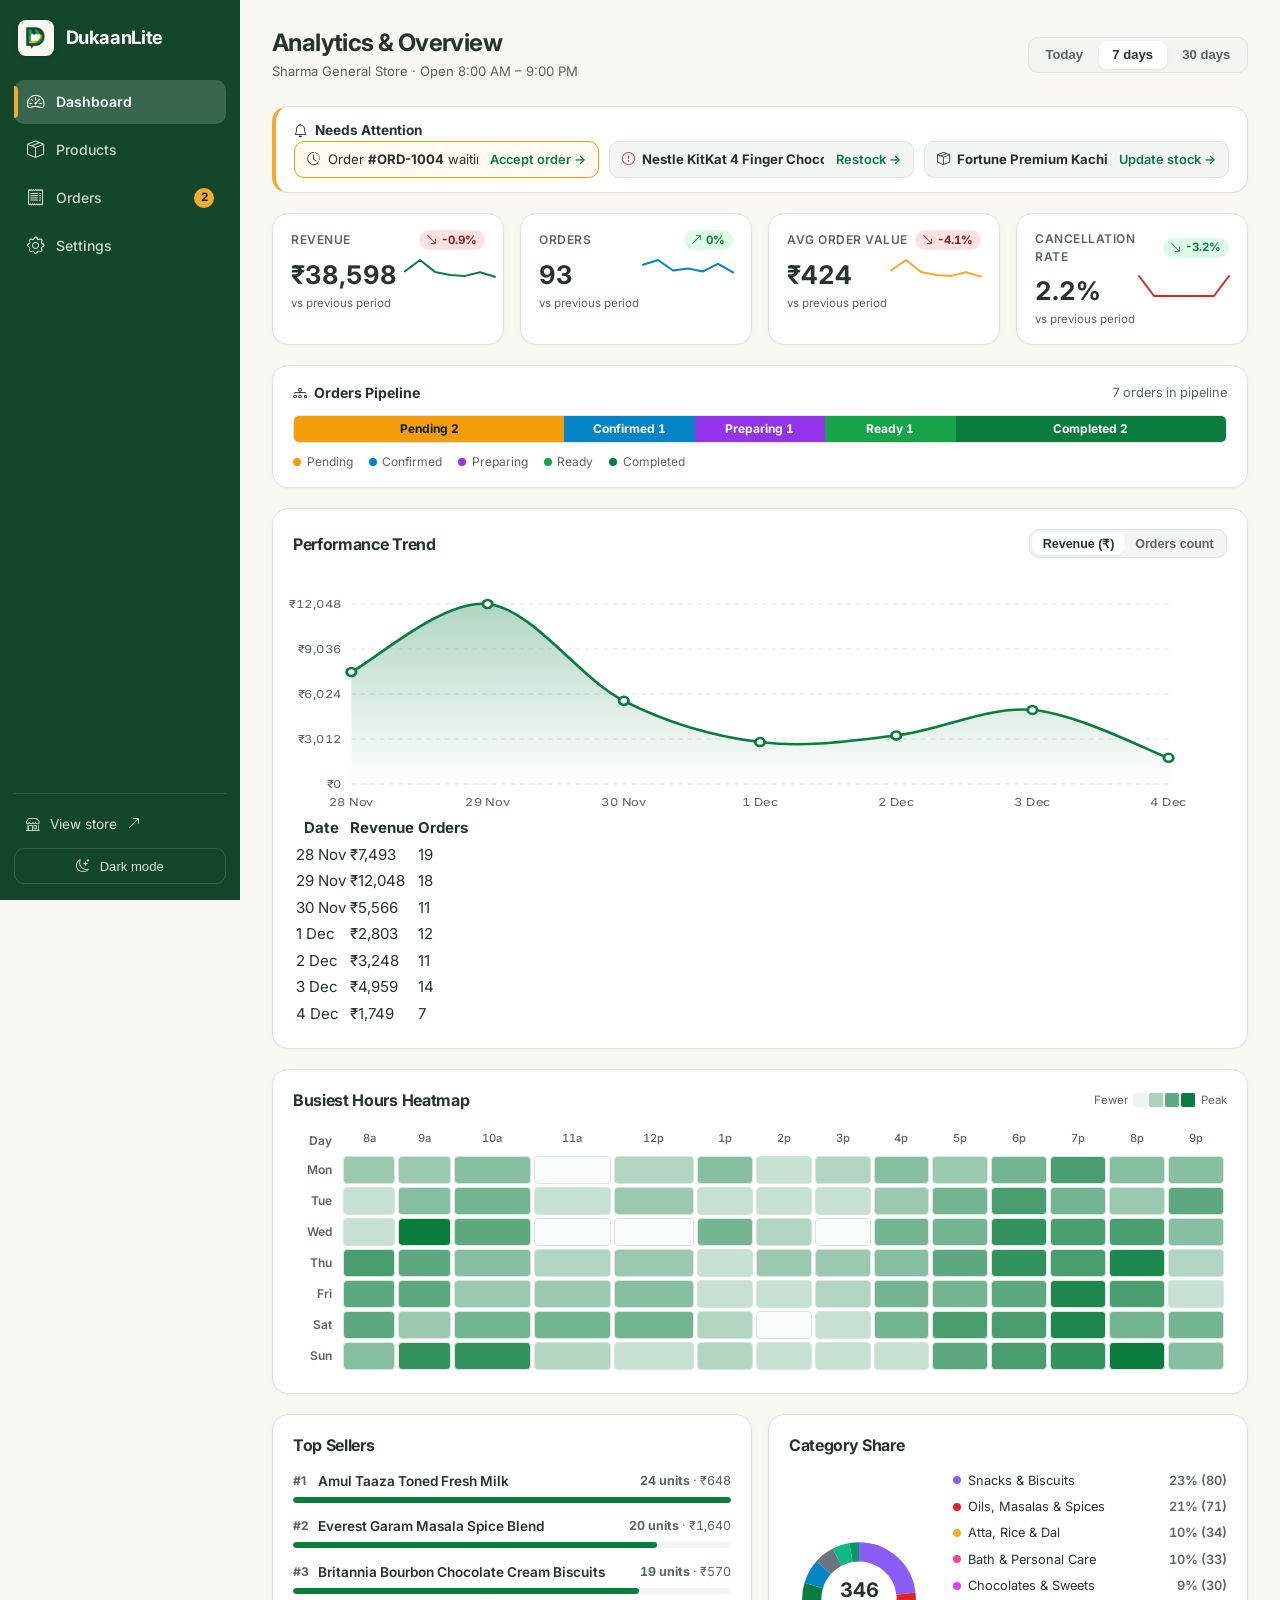
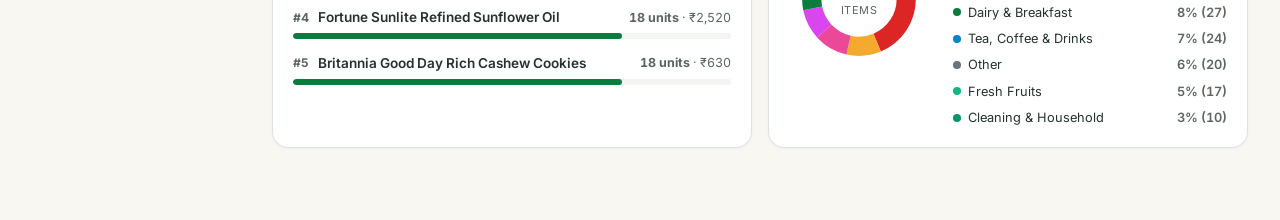
<file: shopkeeper/dashboard.html>
<!DOCTYPE html>
<html lang="en">
<head>
  <meta charset="UTF-8">
  <meta name="viewport" content="width=device-width, initial-scale=1.0">
  <title>Dashboard – Shopkeeper Portal – DukaanLite</title>
  
  <!-- Favicons and Brand Icons -->
  <link rel="icon" href="../assets/brand/favicon.ico" sizes="any">
  <link rel="icon" href="../assets/brand/favicon-32.png" type="image/png" sizes="32x32">
  <link rel="apple-touch-icon" href="../assets/brand/icon-180.png">
  <meta name="theme-color" content="#124729">

  <!-- Pre-paint theme: runs before CSS to prevent flash -->
  <script>
    (function(){
      var t = localStorage.getItem('dukaanlite_theme_v1');
      var d = window.matchMedia && window.matchMedia('(prefers-color-scheme: dark)').matches;
      document.documentElement.setAttribute('data-theme', t || (d ? 'dark' : 'light'));
    })();
  </script>

  <!-- Bootstrap Icons via CDN -->
  <link rel="stylesheet" href="https://cdn.jsdelivr.net/npm/bootstrap-icons@1.11.3/font/bootstrap-icons.min.css">

  <!-- Inter Font from Google Fonts -->
  <link rel="preconnect" href="https://fonts.googleapis.com">
  <link rel="preconnect" href="https://fonts.gstatic.com" crossorigin>
  <link href="https://fonts.googleapis.com/css2?family=Inter:wght@400;500;600;700&display=swap" rel="stylesheet">
  
  <!-- DukaanLite Shared & Shopkeeper Styles -->
  <link rel="stylesheet" href="../css/shared.css">
  <link rel="stylesheet" href="../css/shopkeeper.css">
</head>
<body>
  <!-- Accessibility Skip Link -->
  <a href="#main-content" class="skip-link">Skip to dashboard analytics content</a>

  <div class="dl-admin-layout">
    
    <!-- Desktop Left Sidebar in Brand Deep Green (#124729) -->
    <aside class="dl-admin-sidebar" aria-label="Shopkeeper Navigation">
      <a class="dl-sidebar-brand" href="dashboard.html" aria-label="DukaanLite Home">
        <div class="dl-sidebar-logo-tile" aria-hidden="true">
          <img src="../assets/brand/logo-mark.png" 
               data-logo-light="../assets/brand/logo-mark.png" 
               data-logo-dark="../assets/brand/logo-mark-dark.png" 
               alt="DukaanLite" width="20" height="22">
        </div>
        <span class="dl-sidebar-brand-name">DukaanLite</span>
      </a>

      <ul class="dl-sidebar-nav">
        <li>
          <a href="dashboard.html" class="dl-sidebar-link active" aria-current="page">
            <i class="bi bi-speedometer2" aria-hidden="true"></i>
            <span>Dashboard</span>
          </a>
        </li>
        <li>
          <a href="products.html" class="dl-sidebar-link">
            <i class="bi bi-box-seam" aria-hidden="true"></i>
            <span>Products</span>
          </a>
        </li>
        <li>
          <a href="orders.html" class="dl-sidebar-link">
            <i class="bi bi-receipt" aria-hidden="true"></i>
            <span>Orders</span>
            <span class="dl-sidebar-pending-badge" id="sidebar-pending-badge" style="display: none;">0</span>
          </a>
        </li>
        <li>
          <a href="settings.html" class="dl-sidebar-link">
            <i class="bi bi-gear" aria-hidden="true"></i>
            <span>Settings</span>
          </a>
        </li>
      </ul>

      <!-- Sidebar Footer: View Store & Theme Toggle -->
      <div class="dl-sidebar-footer">
        <a href="../customer/catalog.html" class="dl-sidebar-viewstore">
          <i class="bi bi-shop" aria-hidden="true"></i>
          <span>View store</span>
          <i class="bi bi-arrow-up-right ms-auto small opacity-75" aria-hidden="true"></i>
        </a>
        <button type="button" class="dl-sidebar-theme-btn dl-theme-toggle" aria-label="Toggle dark mode">
          <span class="dl-theme-icon"><i class="bi bi-moon-stars" aria-hidden="true"></i></span>
          <span class="dl-theme-toggle-text">Dark mode</span>
        </button>
      </div>
    </aside>

    <!-- Main Content Area -->
    <main id="main-content" class="dl-admin-main">
      
      <!-- Dashboard Header: Title + Range Switcher -->
      <div class="dl-dash-header-wrap">
        <div class="dl-dash-title-row">
          <div>
            <h1 class="dl-dash-page-title">Analytics & Overview</h1>
            <div class="small text-dl-muted mt-1" id="admin-store-tag">Sharma General Store · Open 8:00 AM – 9:00 PM</div>
          </div>

          <!-- Time Range Switcher: Today | 7 days | 30 days -->
          <div class="dl-range-switcher" role="radiogroup" aria-label="Select analytics time range">
            <button type="button" class="dl-range-btn" data-range="today" aria-label="Today range">
              Today
            </button>
            <button type="button" class="dl-range-btn active" data-range="7days" aria-label="Last 7 days range">
              7 days
            </button>
            <button type="button" class="dl-range-btn" data-range="30days" aria-label="Last 30 days range">
              30 days
            </button>
          </div>
        </div>
      </div>

      <!-- Section: Needs Attention Strip -->
      <div class="dl-attention-card" id="dl-attention-card" style="display: none;">
        <div class="dl-attention-header">
          <span class="dl-attention-title">
            <i class="bi bi-bell text-warning"></i> Needs Attention
          </span>
        </div>
        <div class="dl-attention-items-grid" id="dl-attention-items-grid">
          <!-- Populated by dashboard.js -->
        </div>
      </div>

      <!-- Section: KPI Row with tiny Sparklines and % Changes -->
      <section class="dl-dash-kpi-grid" aria-label="Key Performance Indicators">
        
        <!-- Revenue Card -->
        <div class="dl-dash-kpi-card">
          <div class="dl-kpi-top-row">
            <span class="dl-kpi-title">Revenue</span>
            <span class="dl-kpi-badge positive" id="kpi-revenue-badge">+0%</span>
          </div>
          <div class="dl-kpi-main-row">
            <span class="dl-kpi-value" id="kpi-revenue-val">₹0</span>
            <div class="dl-kpi-sparkline-wrap">
              <svg class="dl-kpi-sparkline-svg" id="kpi-revenue-sparkline" viewBox="0 0 90 26" aria-hidden="true"></svg>
            </div>
          </div>
          <div class="dl-kpi-subtext">vs previous period</div>
        </div>

        <!-- Orders Count Card -->
        <div class="dl-dash-kpi-card">
          <div class="dl-kpi-top-row">
            <span class="dl-kpi-title">Orders</span>
            <span class="dl-kpi-badge positive" id="kpi-orders-badge">+0%</span>
          </div>
          <div class="dl-kpi-main-row">
            <span class="dl-kpi-value" id="kpi-orders-val">0</span>
            <div class="dl-kpi-sparkline-wrap">
              <svg class="dl-kpi-sparkline-svg" id="kpi-orders-sparkline" viewBox="0 0 90 26" aria-hidden="true"></svg>
            </div>
          </div>
          <div class="dl-kpi-subtext">vs previous period</div>
        </div>

        <!-- Average Order Value (AOV) Card -->
        <div class="dl-dash-kpi-card">
          <div class="dl-kpi-top-row">
            <span class="dl-kpi-title">Avg Order Value</span>
            <span class="dl-kpi-badge positive" id="kpi-aov-badge">+0%</span>
          </div>
          <div class="dl-kpi-main-row">
            <span class="dl-kpi-value" id="kpi-aov-val">₹0</span>
            <div class="dl-kpi-sparkline-wrap">
              <svg class="dl-kpi-sparkline-svg" id="kpi-aov-sparkline" viewBox="0 0 90 26" aria-hidden="true"></svg>
            </div>
          </div>
          <div class="dl-kpi-subtext">vs previous period</div>
        </div>

        <!-- Cancellation Rate Card -->
        <div class="dl-dash-kpi-card">
          <div class="dl-kpi-top-row">
            <span class="dl-kpi-title">Cancellation Rate</span>
            <span class="dl-kpi-badge positive" id="kpi-cancel-badge">0%</span>
          </div>
          <div class="dl-kpi-main-row">
            <span class="dl-kpi-value" id="kpi-cancel-val">0%</span>
            <div class="dl-kpi-sparkline-wrap">
              <svg class="dl-kpi-sparkline-svg" id="kpi-cancel-sparkline" viewBox="0 0 90 26" aria-hidden="true"></svg>
            </div>
          </div>
          <div class="dl-kpi-subtext">vs previous period</div>
        </div>

      </section>

      <!-- Section: Active Orders Pipeline Stacked Bar -->
      <section class="dl-pipeline-card" aria-label="Current Orders Pipeline">
        <div class="dl-pipeline-header">
          <span class="dl-pipeline-title">
            <i class="bi bi-diagram-3"></i> Orders Pipeline
          </span>
          <span class="dl-pipeline-total" id="pipeline-total-count">0 orders in pipeline</span>
        </div>
        <div class="dl-pipeline-bar" id="dl-pipeline-bar" role="meter" aria-label="Active order pipeline">
          <!-- Populated by script -->
        </div>
        <div class="dl-pipeline-legend">
          <span class="dl-pipeline-legend-item">
            <span class="dl-pipeline-legend-dot" style="background: #F59E0B;"></span> Pending
          </span>
          <span class="dl-pipeline-legend-item">
            <span class="dl-pipeline-legend-dot" style="background: #0284C7;"></span> Confirmed
          </span>
          <span class="dl-pipeline-legend-item">
            <span class="dl-pipeline-legend-dot" style="background: #9333EA;"></span> Preparing
          </span>
          <span class="dl-pipeline-legend-item">
            <span class="dl-pipeline-legend-dot" style="background: #16A34A;"></span> Ready
          </span>
          <span class="dl-pipeline-legend-item">
            <span class="dl-pipeline-legend-dot" style="background: #0A7D3E;"></span> Completed
          </span>
        </div>
      </section>

      <!-- Section: Orders & Revenue Trend (Smooth SVG Area Chart) -->
      <section class="dl-trend-card" aria-label="Orders and revenue trend">
        <div class="dl-trend-header">
          <h2 class="dl-trend-title">Performance Trend</h2>
          <div class="dl-chart-metric-switch" role="radiogroup" aria-label="Select trend metric">
            <button type="button" class="dl-chart-metric-btn active" data-metric="revenue" aria-label="Revenue metric">
              Revenue (₹)
            </button>
            <button type="button" class="dl-chart-metric-btn" data-metric="orders" aria-label="Orders metric">
              Orders count
            </button>
          </div>
        </div>

        <div class="dl-chart-svg-container">
          <svg class="dl-trend-svg" id="dl-trend-svg" viewBox="0 0 800 240" preserveAspectRatio="none" aria-label="Trend chart graphic">
            <!-- Rendered by dashboard.js -->
          </svg>
          <div class="dl-chart-floating-tooltip" id="dl-chart-floating-tooltip" aria-hidden="true"></div>
        </div>

        <!-- Visually Hidden Screen Reader Table (Accessible Alternative) -->
        <table class="visually-hidden" aria-label="Daily trend data table">
          <thead>
            <tr>
              <th scope="col">Date</th>
              <th scope="col">Revenue</th>
              <th scope="col">Orders</th>
            </tr>
          </thead>
          <tbody id="trend-accessible-tbody"></tbody>
        </table>
      </section>

      <!-- Section: Busiest Hours Heatmap Grid (7 Days x 8am to 9pm) -->
      <section class="dl-heatmap-card" aria-label="Busiest hours heatmap">
        <div class="dl-heatmap-header">
          <h2 class="dl-heatmap-title">Busiest Hours Heatmap</h2>
          <div class="dl-heatmap-legend">
            <span>Fewer</span>
            <div class="dl-heatmap-legend-scale" aria-hidden="true">
              <div class="dl-heatmap-legend-box" style="background-color: rgba(10, 125, 62, 0.08);"></div>
              <div class="dl-heatmap-legend-box" style="background-color: rgba(10, 125, 62, 0.35);"></div>
              <div class="dl-heatmap-legend-box" style="background-color: rgba(10, 125, 62, 0.65);"></div>
              <div class="dl-heatmap-legend-box" style="background-color: rgba(10, 125, 62, 1.0);"></div>
            </div>
            <span>Peak</span>
          </div>
        </div>

        <div class="dl-heatmap-scroll-wrap">
          <table class="dl-heatmap-table" aria-label="Weekly order density by hour">
            <thead>
              <tr id="dl-heatmap-header-row">
                <!-- Populated by script -->
              </tr>
            </thead>
            <tbody id="dl-heatmap-tbody">
              <!-- Populated by script -->
            </tbody>
          </table>
        </div>
      </section>

      <!-- Section: Two-Column Analytics Split (Top Sellers & Category Share) -->
      <section class="dl-analytics-split" aria-label="Product and category analytics">
        
        <!-- Top Sellers Ranked List with Proportional Bars -->
        <div class="dl-top-sellers-card">
          <h2 class="dl-sellers-title">Top Sellers</h2>
          <div class="dl-sellers-list" id="dl-top-sellers-list">
            <!-- Populated by script -->
          </div>
        </div>

        <!-- Category Share Donut Chart with Legend -->
        <div class="dl-category-donut-card">
          <h2 class="dl-sellers-title">Category Share</h2>
          <div class="dl-donut-content-row">
            <div class="dl-donut-svg-wrap">
              <svg class="dl-donut-svg" id="dl-donut-svg" viewBox="0 0 160 160" aria-label="Category share donut graphic">
                <!-- Slices rendered by script -->
              </svg>
              <div class="dl-donut-center-text" aria-hidden="true">
                <span class="dl-donut-center-val" id="dl-donut-center-val">0</span>
                <span class="dl-donut-center-lbl">Items</span>
              </div>
            </div>
            <div class="dl-donut-legend" id="dl-donut-legend">
              <!-- Populated by script -->
            </div>
          </div>
        </div>

      </section>

    </main>

    <!-- Mobile Bottom Tab Bar -->
    <nav class="dl-mobile-bottom-tabs" aria-label="Mobile Navigation">
      <a href="dashboard.html" class="dl-tab-item active" aria-current="page">
        <i class="bi bi-speedometer2" aria-hidden="true"></i>
        <span>Dashboard</span>
      </a>
      <a href="products.html" class="dl-tab-item">
        <i class="bi bi-box-seam" aria-hidden="true"></i>
        <span>Products</span>
      </a>
      <a href="orders.html" class="dl-tab-item">
        <div style="position: relative; display: inline-flex;">
          <i class="bi bi-receipt" aria-hidden="true"></i>
          <span class="dl-mobile-tab-badge" id="mobile-pending-badge" style="display: none;">0</span>
        </div>
        <span>Orders</span>
      </a>
      <a href="settings.html" class="dl-tab-item">
        <i class="bi bi-gear" aria-hidden="true"></i>
        <span>Settings</span>
      </a>
    </nav>

  </div>

  <!-- Shared & Dashboard Scripts -->
  <script src="../js/shared/theme.js"></script>
  <script src="../js/shared/storage.js"></script>
  <script src="../js/shared/live.js"></script>
  <script src="../js/shared/ui.js"></script>
  <script src="../js/shopkeeper/nav.js"></script>
  <script src="../js/shopkeeper/dashboard.js"></script>
</body>
</html>
</file>
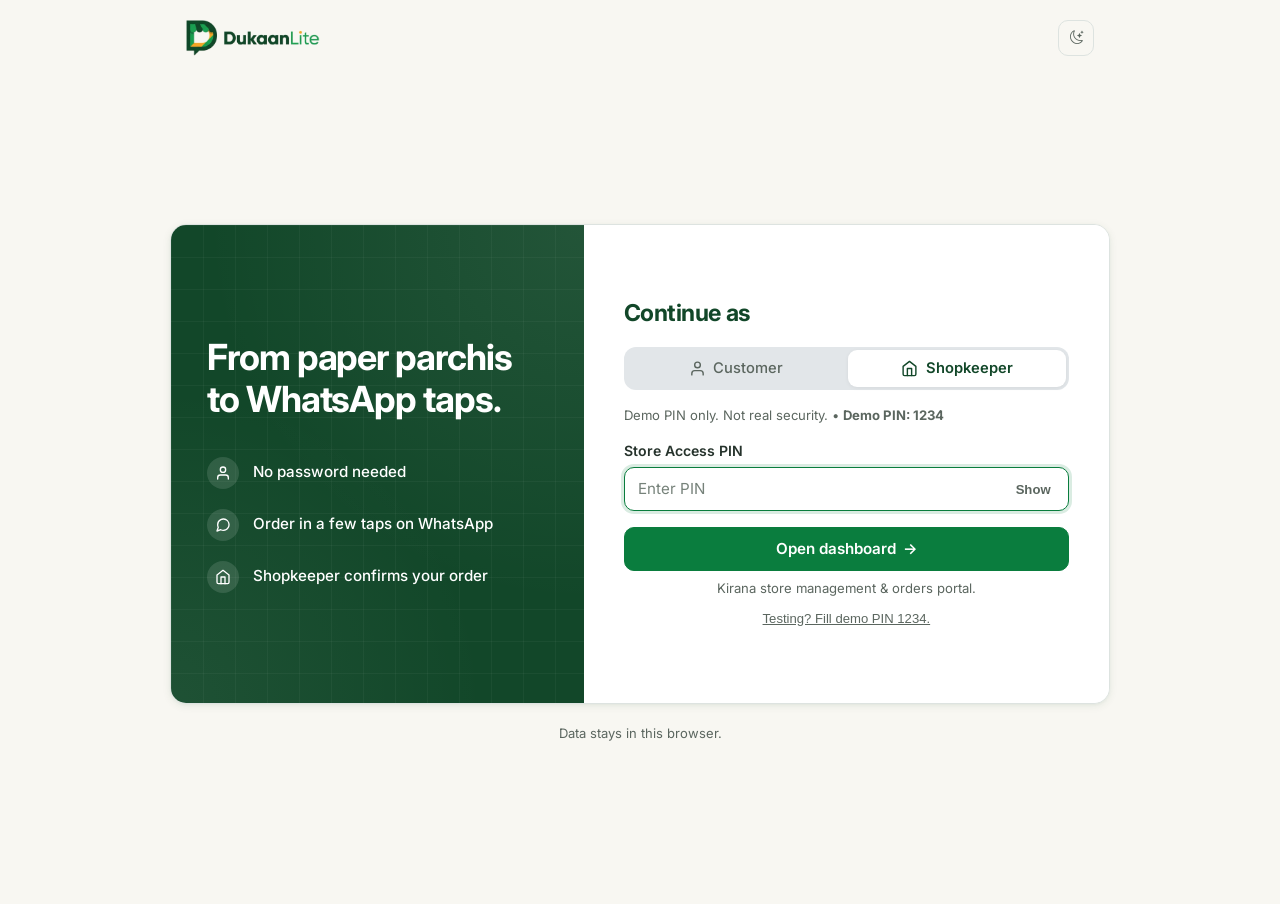
<file: shopkeeper/login.html>
<!DOCTYPE html>
<html lang="en">
<head>
  <meta charset="UTF-8">
  <meta http-equiv="refresh" content="0; url=../index.html?role=shopkeeper">
  <title>Redirecting to Shopkeeper Sign In – DukaanLite</title>
  <script>
    window.location.replace('../index.html?role=shopkeeper');
  </script>
</head>
<body style="font-family: sans-serif; text-align: center; padding: 2rem;">
  <p>Redirecting to DukaanLite Shopkeeper Sign In...</p>
  <p><a href="../index.html?role=shopkeeper">Click here if you are not redirected automatically.</a></p>
</body>
</html>
</file>
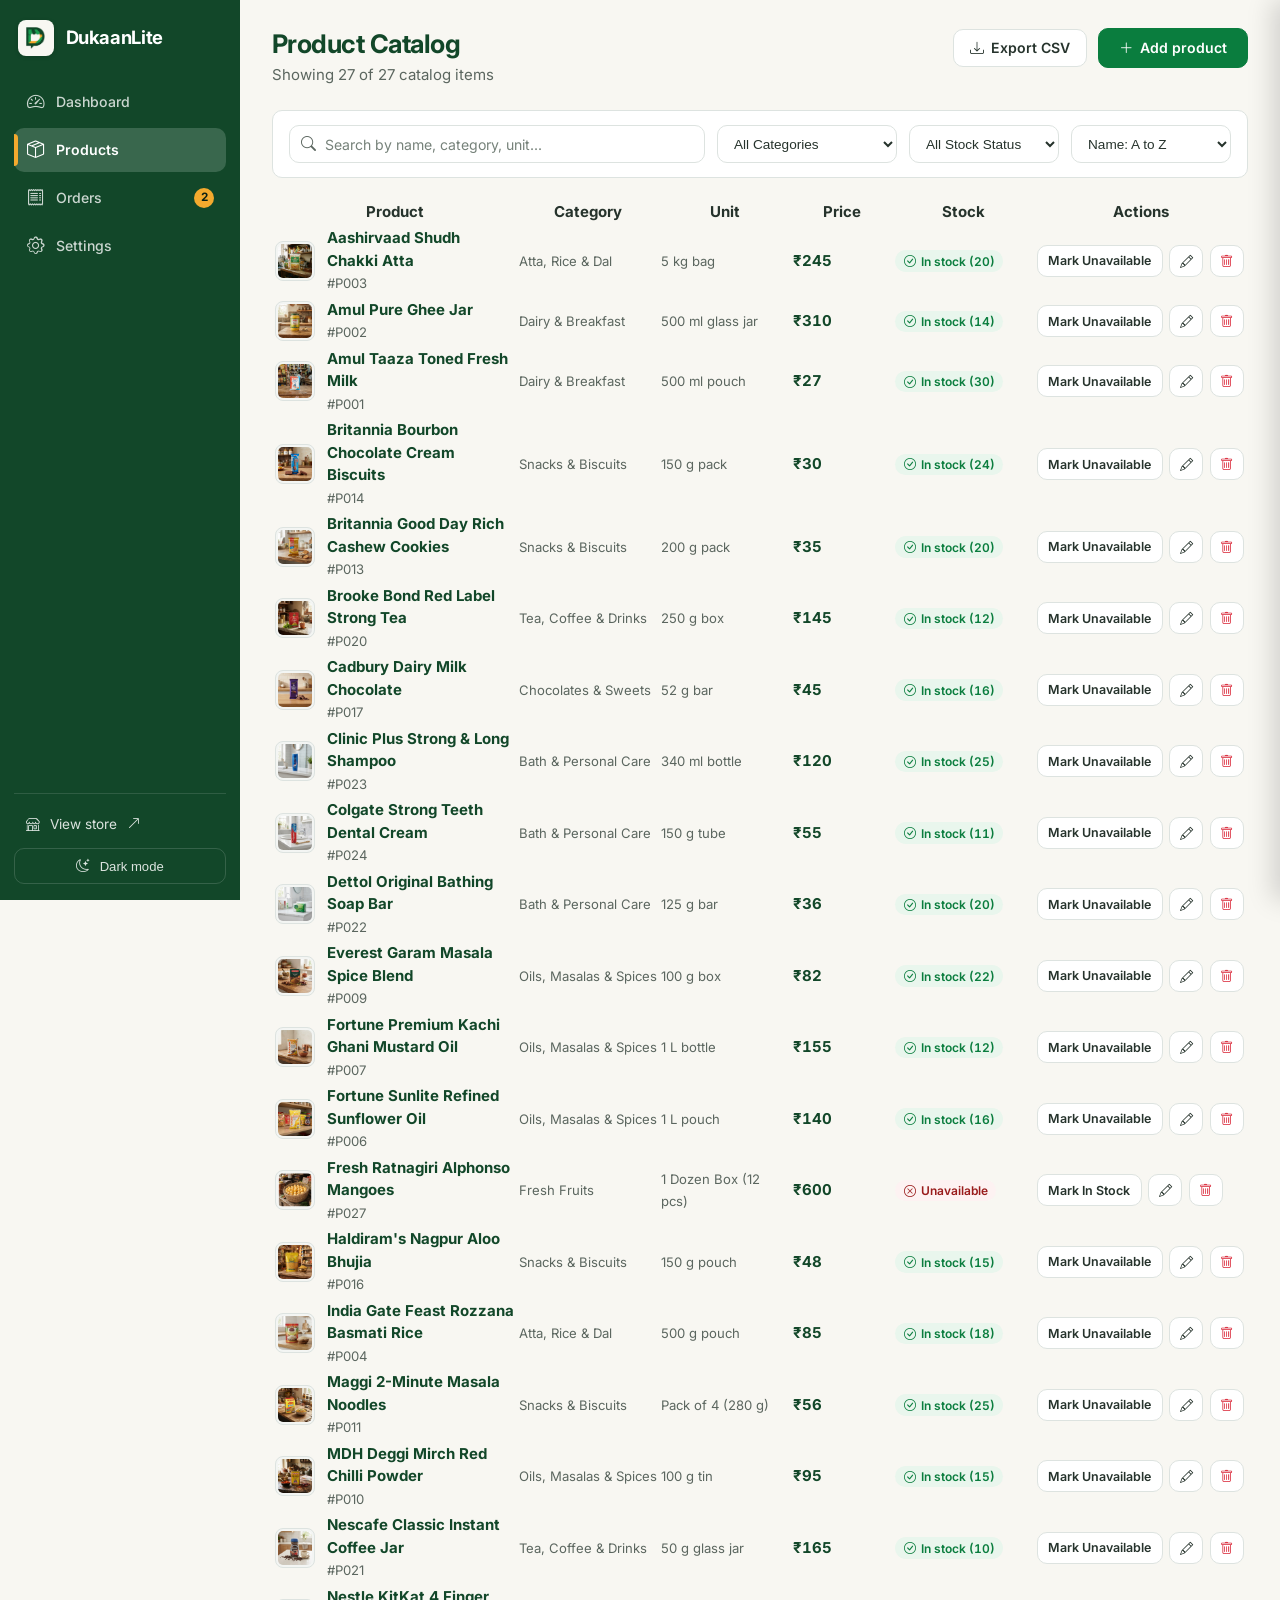
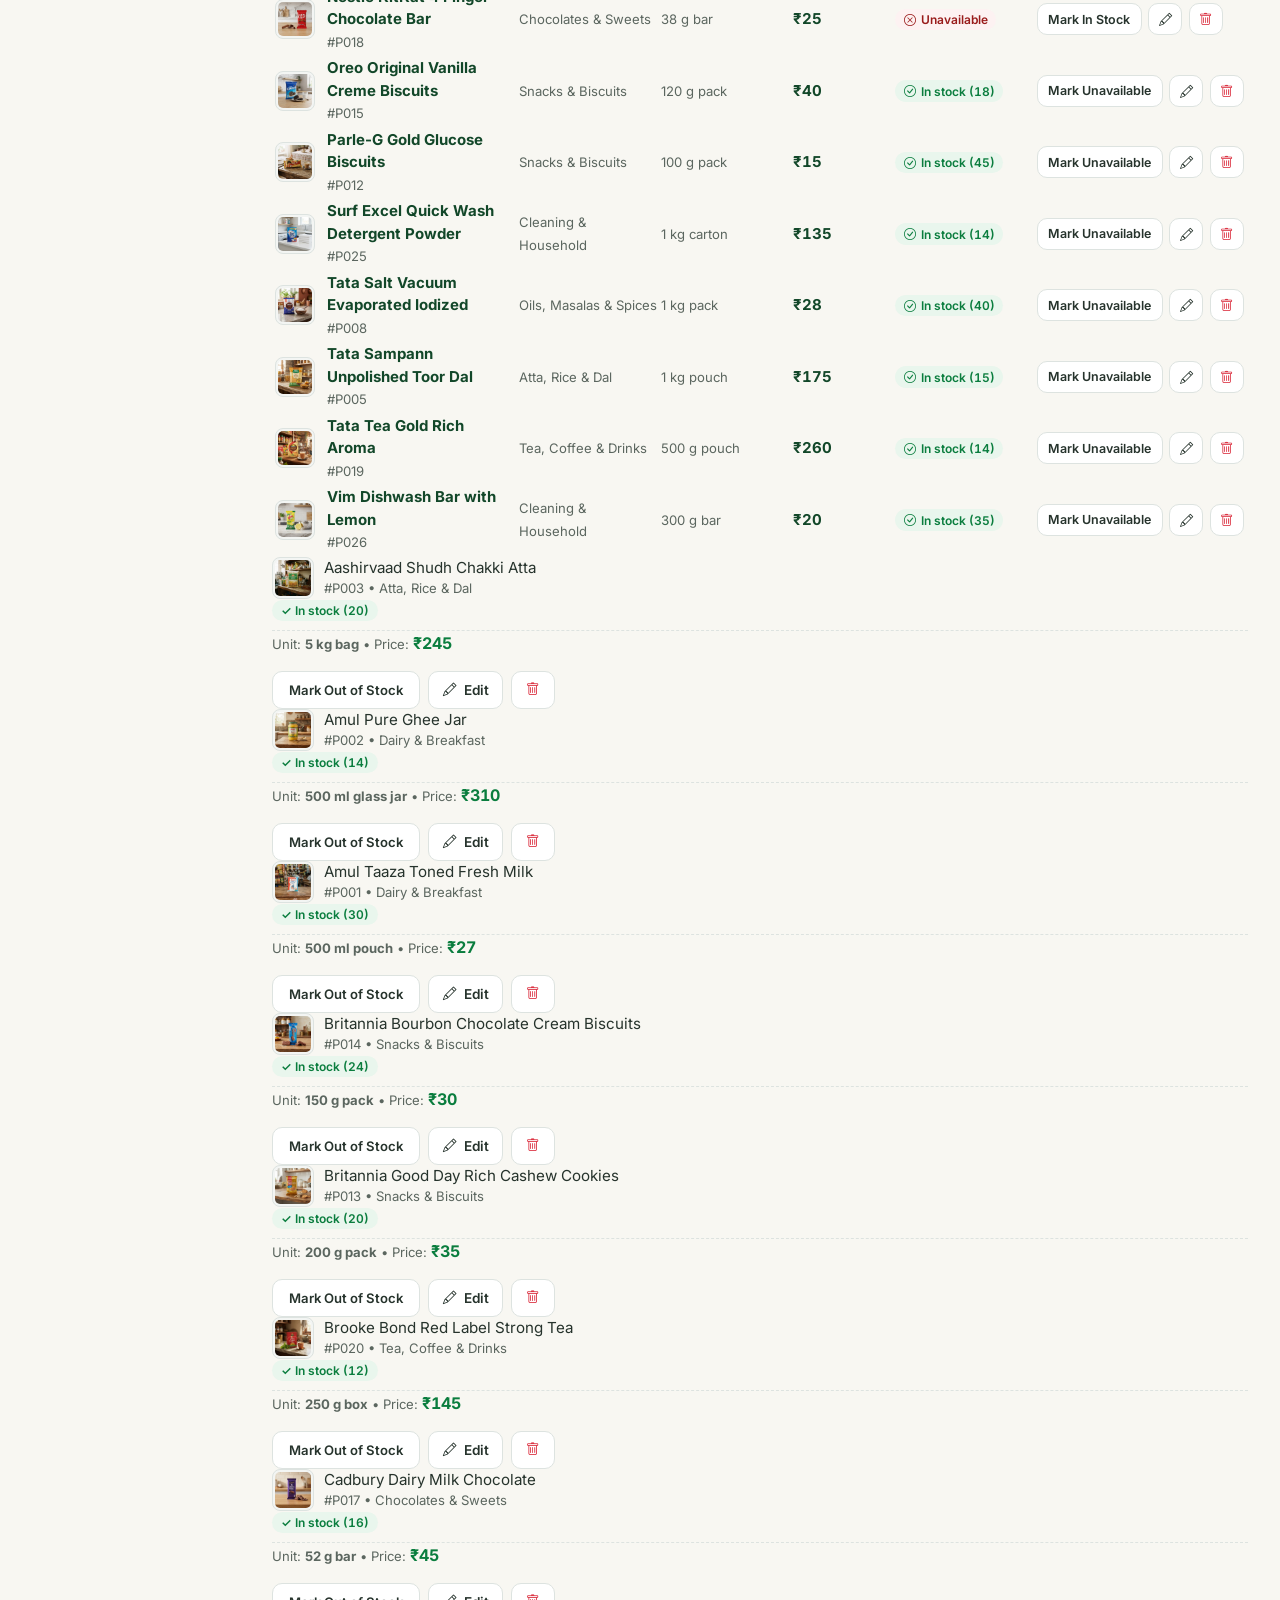
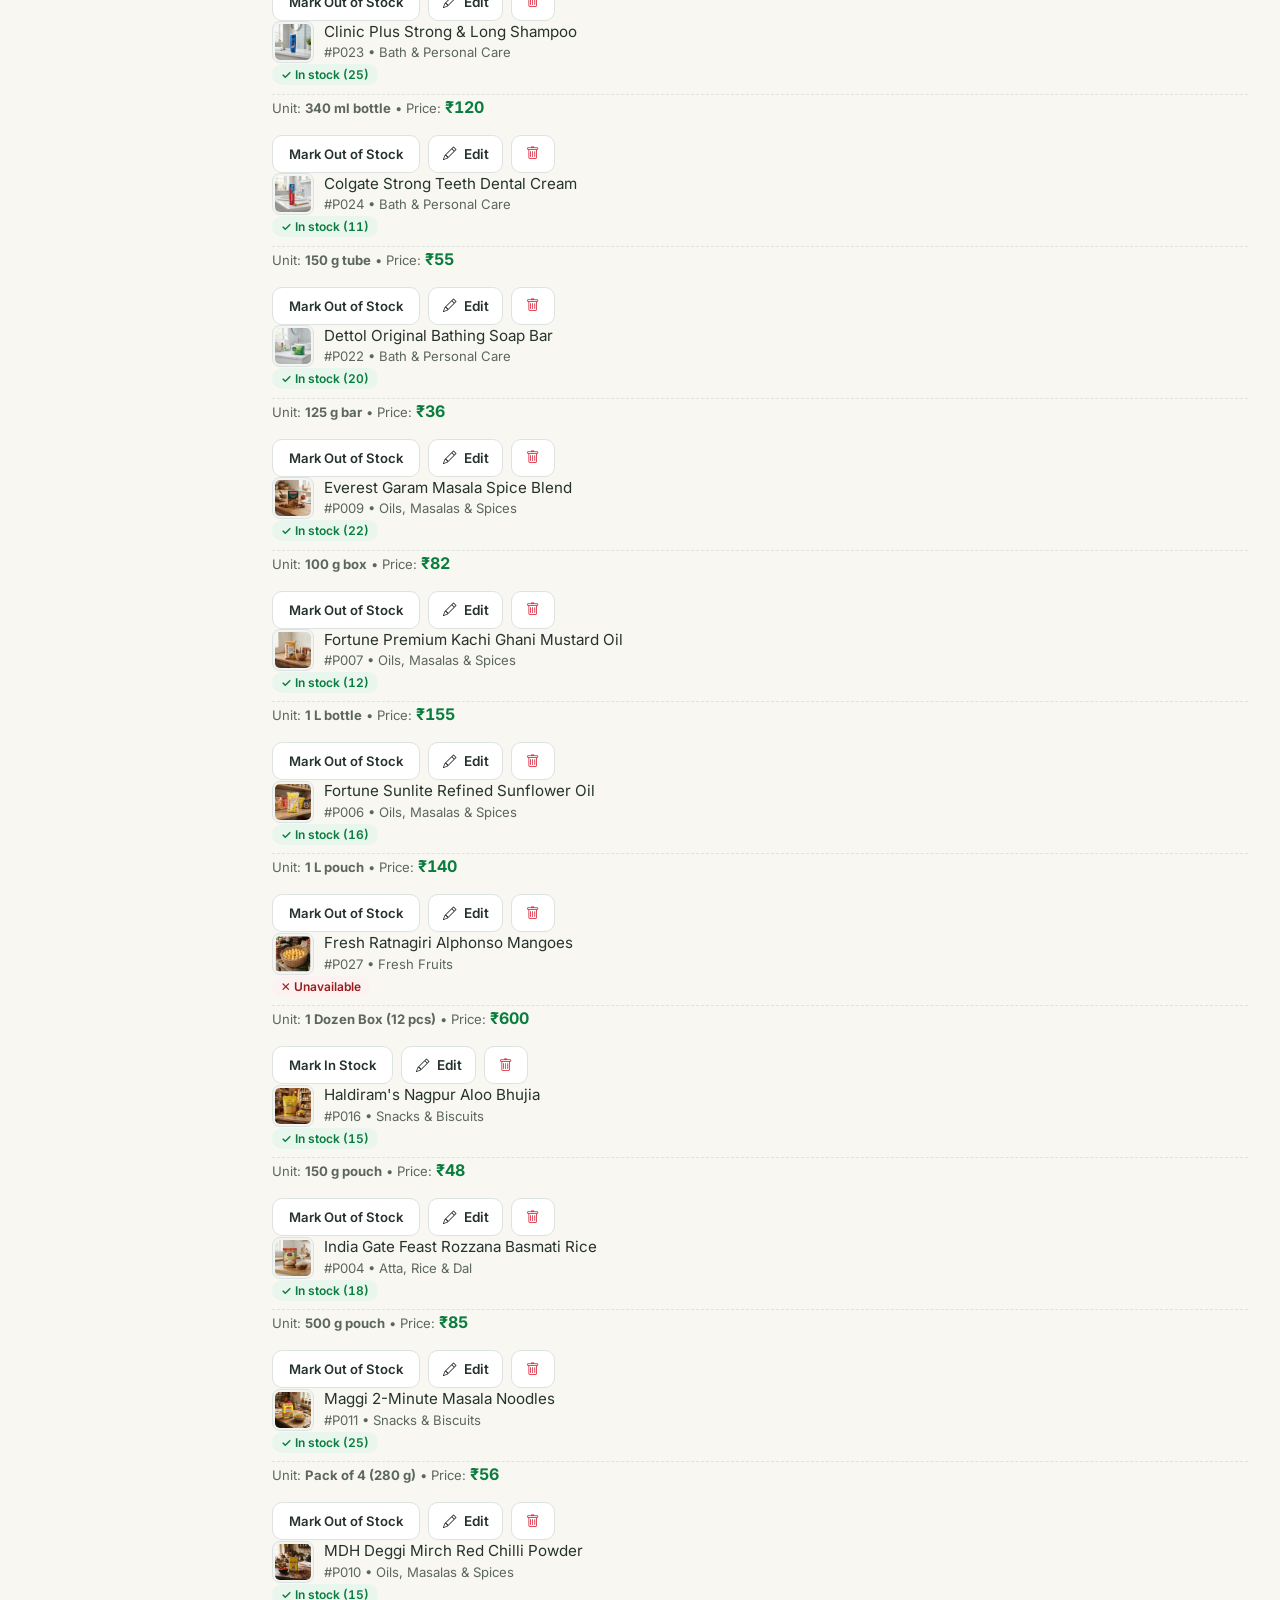
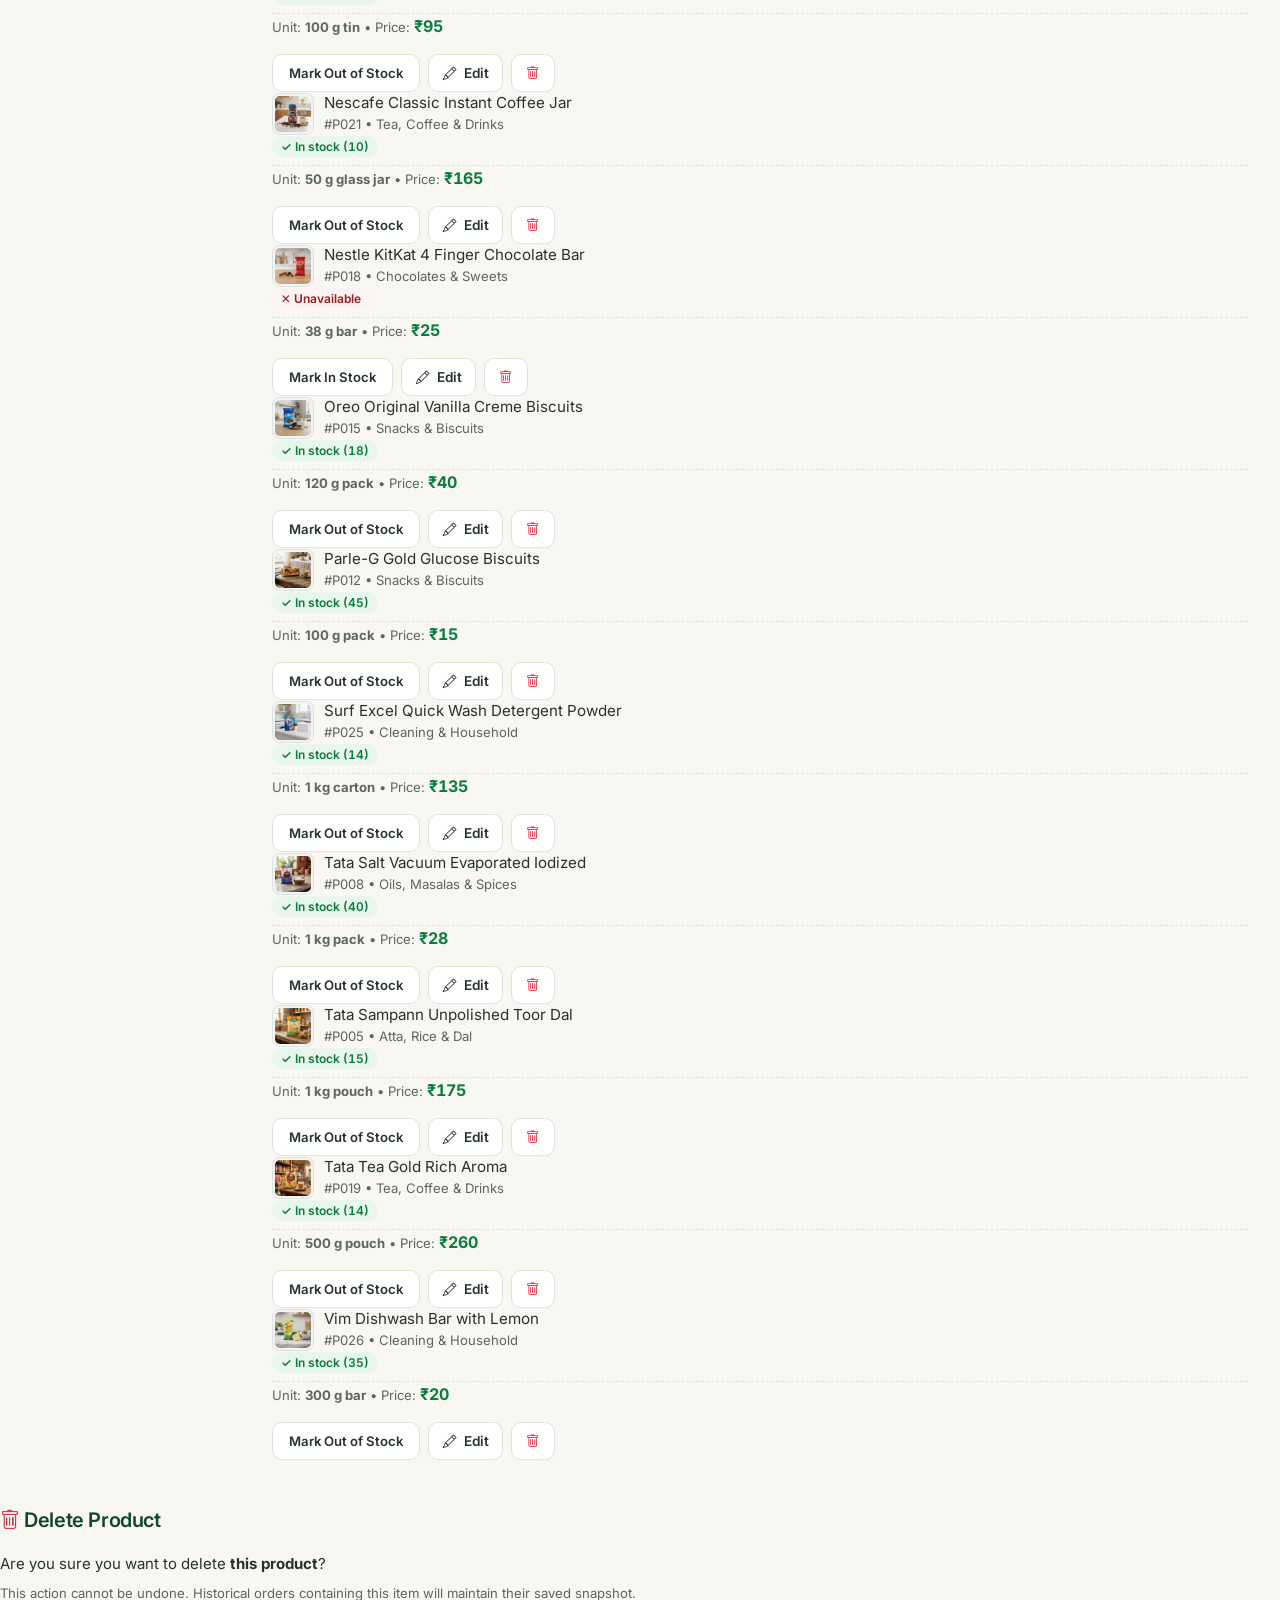
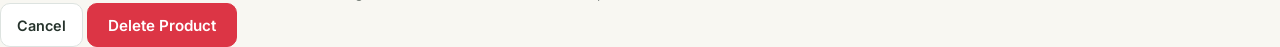
<file: shopkeeper/products.html>
<!DOCTYPE html>
<html lang="en">
<head>
  <meta charset="UTF-8">
  <meta name="viewport" content="width=device-width, initial-scale=1.0">
  <title>Products – Shopkeeper Portal – DukaanLite</title>
  
  <!-- Favicons and Brand Icons -->
  <link rel="icon" href="../assets/brand/favicon.ico" sizes="any">
  <link rel="icon" href="../assets/brand/favicon-32.png" type="image/png" sizes="32x32">
  <link rel="apple-touch-icon" href="../assets/brand/icon-180.png">
  <meta name="theme-color" content="#124729">

  <!-- Pre-paint theme: runs before CSS to prevent flash -->
  <script>
    (function(){
      var t=localStorage.getItem('dukaanlite_theme_v1');
      var d=window.matchMedia&&window.matchMedia('(prefers-color-scheme: dark)').matches;
      document.documentElement.setAttribute('data-theme',t||(d?'dark':'light'));
    })();
  </script>

  <!-- Bootstrap Icons -->
  <link rel="stylesheet" href="https://cdn.jsdelivr.net/npm/bootstrap-icons@1.11.3/font/bootstrap-icons.min.css">

  <!-- Inter Font from Google Fonts -->
  <link rel="preconnect" href="https://fonts.googleapis.com">
  <link rel="preconnect" href="https://fonts.gstatic.com" crossorigin>
  <link href="https://fonts.googleapis.com/css2?family=Inter:wght@400;500;600;700&display=swap" rel="stylesheet">
  
  <!-- DukaanLite Shared & Shopkeeper Styles -->
  <link rel="stylesheet" href="../css/shared.css">
  <link rel="stylesheet" href="../css/shopkeeper.css">
</head>
<body>
  <!-- Skip Link for Accessibility -->
  <a href="#main-content" class="skip-link">Skip to products list</a>

  <!-- Accessible Live Announcer -->
  <div id="products-live-announcer" class="visually-hidden" aria-live="polite" aria-atomic="true"></div>

  <div class="dl-admin-layout">
    
    <!-- Left Sidebar -->
    <aside class="dl-admin-sidebar" aria-label="Shopkeeper Navigation">
      <a class="dl-sidebar-brand" href="dashboard.html" aria-label="DukaanLite Home">
        <div class="dl-sidebar-logo-tile" aria-hidden="true">
          <img src="../assets/brand/logo-mark.png" 
               data-logo-light="../assets/brand/logo-mark.png" 
               data-logo-dark="../assets/brand/logo-mark-dark.png" 
               alt="DukaanLite" width="20" height="22">
        </div>
        <span class="dl-sidebar-brand-name">DukaanLite</span>
      </a>

      <ul class="dl-sidebar-nav">
        <li>
          <a href="dashboard.html" class="dl-sidebar-link">
            <i class="bi bi-speedometer2" aria-hidden="true"></i>
            <span>Dashboard</span>
          </a>
        </li>
        <li>
          <a href="products.html" class="dl-sidebar-link active" aria-current="page">
            <i class="bi bi-box-seam" aria-hidden="true"></i>
            <span>Products</span>
          </a>
        </li>
        <li>
          <a href="orders.html" class="dl-sidebar-link">
            <i class="bi bi-receipt" aria-hidden="true"></i>
            <span>Orders</span>
            <span class="dl-sidebar-pending-badge" id="sidebar-pending-badge" style="display: none;">0</span>
          </a>
        </li>
        <li>
          <a href="settings.html" class="dl-sidebar-link">
            <i class="bi bi-gear" aria-hidden="true"></i>
            <span>Settings</span>
          </a>
        </li>
      </ul>

      <!-- Sidebar Footer: View Store & Theme Toggle -->
      <div class="dl-sidebar-footer">
        <a href="../customer/catalog.html" class="dl-sidebar-viewstore">
          <i class="bi bi-shop" aria-hidden="true"></i>
          <span>View store</span>
          <i class="bi bi-arrow-up-right ms-auto small opacity-75" aria-hidden="true"></i>
        </a>
        <button type="button" class="dl-sidebar-theme-btn dl-theme-toggle" aria-label="Toggle dark mode">
          <span class="dl-theme-icon"><i class="bi bi-moon-stars" aria-hidden="true"></i></span>
          <span class="dl-theme-toggle-text">Dark mode</span>
        </button>
      </div>
    </aside>

    <!-- Main Content -->
    <main id="main-content" class="dl-admin-main">

      <!-- Header Row with Actions -->
      <div class="dl-products-header-wrap" style="display: flex; align-items: flex-start; justify-content: space-between; flex-wrap: wrap; gap: 1rem; margin-bottom: 1.5rem;">
        <div>
          <h1 class="dl-heading mb-1" style="font-size: 1.6rem;">Product Catalog</h1>
          <p class="text-dl-muted mb-0" id="product-count-sub">Manage inventory pricing and stock availability</p>
        </div>

        <div style="display: flex; align-items: center; gap: 0.65rem; flex-wrap: wrap;">
          <button type="button" class="btn-dl-secondary" id="btn-export-products-csv" style="min-height: 38px; font-size: 0.88rem;">
            <i class="bi bi-download" aria-hidden="true"></i>
            <span>Export CSV</span>
          </button>
          <button type="button" class="btn-dl-primary" id="btn-add-product-main" style="min-height: 38px; font-size: 0.88rem;">
            <i class="bi bi-plus-lg" aria-hidden="true"></i>
            <span>Add product</span>
          </button>
        </div>
      </div>

      <!-- Controls & Filter Toolbar -->
      <div class="dl-products-controls-bar" style="background: var(--dl-surface); border: 1px solid var(--dl-border); border-radius: var(--dl-radius-btn); padding: 0.85rem 1rem; margin-bottom: 1.25rem; display: flex; align-items: center; gap: 0.75rem; flex-wrap: wrap;">
        <!-- Search -->
        <div style="flex: 1 1 200px; min-width: 180px; position: relative;">
          <i class="bi bi-search text-dl-muted" style="position: absolute; left: 0.75rem; top: 50%; transform: translateY(-50%); pointer-events: none;" aria-hidden="true"></i>
          <input type="search" id="admin-product-search" class="dl-input" placeholder="Search by name, category, unit..." style="padding-left: 2.2rem; height: 38px; font-size: 0.88rem;" aria-label="Search products">
        </div>

        <!-- Category Filter -->
        <div style="flex: 0 1 180px; min-width: 140px;">
          <select id="admin-category-filter" class="dl-date-select w-100" style="height: 38px; font-size: 0.85rem;" aria-label="Filter by category">
            <option value="ALL">All Categories</option>
            <option value="Dairy & Breakfast">Dairy &amp; Breakfast</option>
            <option value="Atta, Rice & Dal">Atta, Rice &amp; Dal</option>
            <option value="Oils, Masalas & Spices">Oils, Masalas &amp; Spices</option>
            <option value="Snacks & Biscuits">Snacks &amp; Biscuits</option>
            <option value="Chocolates & Sweets">Chocolates &amp; Sweets</option>
            <option value="Tea, Coffee & Drinks">Tea, Coffee &amp; Drinks</option>
            <option value="Bath & Personal Care">Bath &amp; Personal Care</option>
            <option value="Cleaning & Household">Cleaning &amp; Household</option>
            <option value="Fresh Fruits">Fresh Fruits</option>
          </select>
        </div>

        <!-- Stock Status Filter -->
        <div style="flex: 0 1 150px; min-width: 130px;">
          <select id="admin-stock-filter" class="dl-date-select w-100" style="height: 38px; font-size: 0.85rem;" aria-label="Filter by stock status">
            <option value="ALL">All Stock Status</option>
            <option value="in-stock">In Stock</option>
            <option value="low-stock">Low Stock (≤5)</option>
            <option value="out-of-stock">Unavailable</option>
          </select>
        </div>

        <!-- Sort Select -->
        <div style="flex: 0 1 160px; min-width: 140px;">
          <select id="admin-sort-select" class="dl-date-select w-100" style="height: 38px; font-size: 0.85rem;" aria-label="Sort products">
            <option value="name-asc">Name: A to Z</option>
            <option value="name-desc">Name: Z to A</option>
            <option value="price-asc">Price: Low to High</option>
            <option value="price-desc">Price: High to Low</option>
            <option value="stock-asc">Stock: Low to High</option>
            <option value="stock-desc">Stock: High to Low</option>
          </select>
        </div>
      </div>

      <!-- Empty State -->
      <div id="products-empty-state" style="display: none;"></div>

      <!-- Desktop Table -->
      <div class="dl-table-container">
        <table class="dl-table" aria-label="Products table">
          <thead>
            <tr>
              <th scope="col" style="min-width: 220px;">Product</th>
              <th scope="col" style="min-width: 140px;">Category</th>
              <th scope="col" style="min-width: 130px;">Unit</th>
              <th scope="col" style="min-width: 100px;">Price</th>
              <th scope="col" style="min-width: 140px;">Stock</th>
              <th scope="col" style="min-width: 210px;">Actions</th>
            </tr>
          </thead>
          <tbody id="admin-products-tbody">
            <!-- Populated via products.js -->
          </tbody>
        </table>
      </div>

      <!-- Mobile Stacked Card List -->
      <div class="dl-mobile-card-list" id="admin-products-mobile-list">
        <!-- Populated via products.js -->
      </div>
    </main>

    <!-- Mobile Bottom Tab Bar -->
    <nav class="dl-mobile-bottom-tabs" aria-label="Mobile Navigation">
      <a href="dashboard.html" class="dl-tab-item">
        <i class="bi bi-speedometer2" aria-hidden="true"></i>
        <span>Dashboard</span>
      </a>
      <a href="products.html" class="dl-tab-item active" aria-current="page">
        <i class="bi bi-box-seam" aria-hidden="true"></i>
        <span>Products</span>
      </a>
      <a href="orders.html" class="dl-tab-item">
        <div style="position: relative; display: inline-flex;">
          <i class="bi bi-receipt" aria-hidden="true"></i>
          <span class="dl-mobile-tab-badge" id="mobile-pending-badge" style="display: none;">0</span>
        </div>
        <span>Orders</span>
      </a>
      <a href="settings.html" class="dl-tab-item">
        <i class="bi bi-gear" aria-hidden="true"></i>
        <span>Settings</span>
      </a>
    </nav>

  </div>

  <!-- Right-Side Product Add / Edit Drawer -->
  <div class="dl-drawer-overlay" id="product-drawer-overlay"></div>
  <aside class="dl-order-drawer" id="product-drawer" aria-labelledby="product-drawer-title" aria-modal="true" role="dialog">
    <div class="dl-drawer-header">
      <div class="dl-drawer-title-wrap">
        <h2 class="dl-drawer-title" id="product-drawer-title" style="font-size: 1.15rem; margin-bottom: 0.15rem;">Add Product</h2>
        <span class="text-dl-muted small font-monospace" id="product-id-display">Auto-generated</span>
      </div>
      <button type="button" class="dl-drawer-close-btn" id="btn-close-product-drawer" aria-label="Close product drawer">
        <i class="bi bi-x-lg" aria-hidden="true"></i>
      </button>
    </div>

    <div class="dl-drawer-body">
      <form id="product-edit-form" novalidate>
        <!-- Product Name -->
        <div class="mb-3">
          <label for="product-name-input" class="dl-form-label">Product Name *</label>
          <input type="text" id="product-name-input" class="dl-input" placeholder="e.g. Masala Oats" required>
        </div>

        <!-- Category -->
        <div class="mb-3">
          <label for="product-category-select" class="dl-form-label">Category *</label>
          <select id="product-category-select" class="dl-date-select w-100" style="height: 42px;" required>
            <option value="Dairy & Breakfast">Dairy &amp; Breakfast</option>
            <option value="Atta, Rice & Dal">Atta, Rice &amp; Dal</option>
            <option value="Oils, Masalas & Spices">Oils, Masalas &amp; Spices</option>
            <option value="Snacks & Biscuits">Snacks &amp; Biscuits</option>
            <option value="Chocolates & Sweets">Chocolates &amp; Sweets</option>
            <option value="Tea, Coffee & Drinks">Tea, Coffee &amp; Drinks</option>
            <option value="Bath & Personal Care">Bath &amp; Personal Care</option>
            <option value="Cleaning & Household">Cleaning &amp; Household</option>
            <option value="Fresh Fruits">Fresh Fruits</option>
            <option value="General Essentials">General Essentials</option>
          </select>
        </div>

        <!-- Unit Description -->
        <div class="mb-3">
          <label for="product-unit-input" class="dl-form-label">Unit Description *</label>
          <input type="text" id="product-unit-input" class="dl-input" placeholder="e.g. 500 g pouch, 1 L bottle, Pack of 4" required>
        </div>

        <!-- Price & Stock Row -->
        <div class="row g-2 mb-3" style="display: flex; gap: 0.75rem;">
          <div style="flex: 1;">
            <label for="product-price-input" class="dl-form-label">Price (₹) *</label>
            <input type="number" id="product-price-input" class="dl-input dl-tabular-nums" min="1" step="1" placeholder="45" required>
            <small class="text-dl-muted" style="font-size: 0.75rem;">Must be greater than 0</small>
          </div>
          <div style="flex: 1;">
            <label for="product-stock-input" class="dl-form-label">Stock Quantity</label>
            <input type="number" id="product-stock-input" class="dl-input dl-tabular-nums" min="0" step="1" value="20" required>
            <small class="text-dl-muted" style="font-size: 0.75rem;">≤5 shows Low Stock</small>
          </div>
        </div>

        <!-- Availability Toggle -->
        <div class="mb-3 p-3" style="background: var(--dl-surface-2); border: 1px solid var(--dl-border); border-radius: var(--dl-radius-btn);">
          <div class="form-check form-switch d-flex align-items-center justify-content-between p-0 m-0">
            <div>
              <label class="form-check-label font-weight-medium" for="product-avail-checkbox" style="display: block; font-weight: 600; color: var(--dl-ink);">
                Available for Order
              </label>
              <small class="text-dl-muted" style="font-size: 0.78rem;">Customers can add this item to their WhatsApp cart</small>
            </div>
            <input class="form-check-input ms-2" type="checkbox" id="product-avail-checkbox" checked style="cursor: pointer; width: 40px; height: 22px;">
          </div>
        </div>

        <!-- Illustration Picker -->
        <div class="mb-3">
          <div class="d-flex align-items-center justify-content-between mb-1">
            <label class="dl-form-label mb-0">Product Illustration</label>
            <div style="display: flex; align-items: center; gap: 0.5rem;">
              <span class="text-dl-muted small">Preview:</span>
              <img id="product-image-preview" src="../assets/products/amul_milk.jpg" alt="Preview" width="30" height="30" style="object-fit: contain; border: 1px solid var(--dl-border); border-radius: 6px; padding: 2px; background: var(--dl-surface);">
            </div>
          </div>
          <input type="hidden" id="product-image-path" value="assets/products/amul_milk.jpg">
          <div class="dl-preset-svg-grid" id="product-svg-picker-grid">
            <!-- Populated via script -->
          </div>
        </div>

        <!-- Form Actions -->
        <div class="d-flex gap-2 pt-2">
          <button type="button" class="btn-dl-secondary flex-fill" id="btn-cancel-product-drawer">Cancel</button>
          <button type="submit" class="btn-dl-primary flex-fill" id="btn-save-product">Save Product</button>
        </div>
      </form>
    </div>
  </aside>

  <!-- Delete Product Confirmation Modal -->
  <div class="dl-modal-overlay" id="delete-modal-overlay"></div>
  <div class="dl-modal-card" id="delete-product-modal" role="dialog" aria-modal="true" aria-labelledby="delete-modal-title">
    <div class="dl-modal-header">
      <h3 class="dl-modal-title" id="delete-modal-title">
        <i class="bi bi-trash text-danger me-1"></i> Delete Product
      </h3>
    </div>
    <div class="dl-modal-body">
      <p class="mb-2">Are you sure you want to delete <strong id="delete-product-name-target">this product</strong>?</p>
      <p class="text-dl-muted small mb-0">This action cannot be undone. Historical orders containing this item will maintain their saved snapshot.</p>
    </div>
    <div class="dl-modal-actions">
      <button type="button" class="btn-dl-secondary" id="btn-cancel-delete">Cancel</button>
      <button type="button" class="btn-dl-primary" id="btn-confirm-delete" style="background-color: var(--dl-error); border-color: var(--dl-error);">
        Delete Product
      </button>
    </div>
  </div>

  <!-- Shared & Product Scripts -->
  <script src="../js/shared/theme.js"></script>
  <script src="../js/shared/live.js"></script>
  <script src="../js/shared/storage.js"></script>
  <script src="../js/shared/ui.js"></script>
  <script src="../js/shopkeeper/nav.js"></script>
  <script src="../js/shopkeeper/products.js"></script>
</body>
</html>
</file>
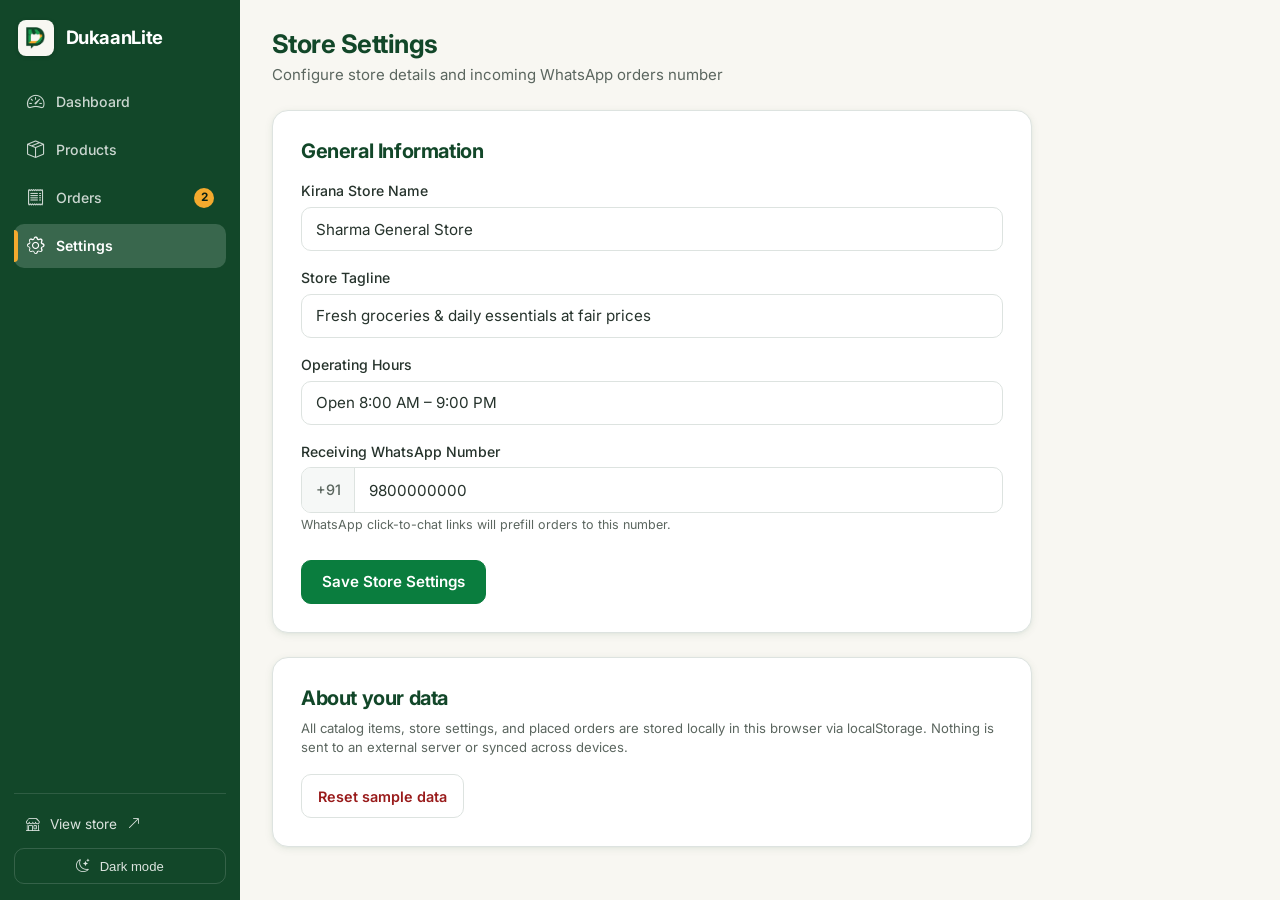
<file: shopkeeper/settings.html>
<!DOCTYPE html>
<html lang="en">
<head>
  <meta charset="UTF-8">
  <meta name="viewport" content="width=device-width, initial-scale=1.0">
  <title>Settings – Shopkeeper Portal – DukaanLite</title>
  
  <!-- Favicons and Brand Icons -->
  <link rel="icon" href="../assets/brand/favicon.ico" sizes="any">
  <link rel="icon" href="../assets/brand/favicon-32.png" type="image/png" sizes="32x32">
  <link rel="apple-touch-icon" href="../assets/brand/icon-180.png">
  <meta name="theme-color" content="#124729">


  <!-- Pre-paint theme: runs before CSS to prevent flash -->
  <script>
    (function(){
      var t=localStorage.getItem('dukaanlite_theme_v1');
      var d=window.matchMedia&&window.matchMedia('(prefers-color-scheme: dark)').matches;
      document.documentElement.setAttribute('data-theme',t||(d?'dark':'light'));
    })();
  </script>

  <!-- Bootstrap Icons -->
  <link rel="stylesheet" href="https://cdn.jsdelivr.net/npm/bootstrap-icons@1.11.3/font/bootstrap-icons.min.css">

  <!-- Inter Font from Google Fonts -->
  <link rel="preconnect" href="https://fonts.googleapis.com">
  <link rel="preconnect" href="https://fonts.gstatic.com" crossorigin>
  <link href="https://fonts.googleapis.com/css2?family=Inter:wght@400;500;600;700&display=swap" rel="stylesheet">
  
  <!-- DukaanLite Shared & Shopkeeper Styles -->
  <link rel="stylesheet" href="../css/shared.css">
  <link rel="stylesheet" href="../css/shopkeeper.css">
</head>
<body>
  <a href="#main-content" class="skip-link">Skip to store settings</a>

  <div class="dl-admin-layout">
    
    <!-- Left Sidebar -->
    <aside class="dl-admin-sidebar" aria-label="Shopkeeper Navigation">
      <a class="dl-sidebar-brand" href="dashboard.html" aria-label="DukaanLite Home">
        <div class="dl-sidebar-logo-tile" aria-hidden="true">
          <img src="../assets/brand/logo-mark.png" 
               data-logo-light="../assets/brand/logo-mark.png" 
               data-logo-dark="../assets/brand/logo-mark-dark.png" 
               alt="DukaanLite" width="20" height="22">
        </div>
        <span class="dl-sidebar-brand-name">DukaanLite</span>
      </a>

      <ul class="dl-sidebar-nav">
        <li>
          <a href="dashboard.html" class="dl-sidebar-link">
            <i class="bi bi-speedometer2" aria-hidden="true"></i>
            <span>Dashboard</span>
          </a>
        </li>
        <li>
          <a href="products.html" class="dl-sidebar-link">
            <i class="bi bi-box-seam" aria-hidden="true"></i>
            <span>Products</span>
          </a>
        </li>
        <li>
          <a href="orders.html" class="dl-sidebar-link">
            <i class="bi bi-receipt" aria-hidden="true"></i>
            <span>Orders</span>
            <span class="dl-sidebar-pending-badge" id="sidebar-pending-badge" style="display: none;">0</span>
          </a>
        </li>
        <li>
          <a href="settings.html" class="dl-sidebar-link active" aria-current="page">
            <i class="bi bi-gear" aria-hidden="true"></i>
            <span>Settings</span>
          </a>
        </li>
      </ul>

      <!-- Sidebar Footer: View Store & Theme Toggle -->
      <div class="dl-sidebar-footer">
        <a href="../customer/catalog.html" class="dl-sidebar-viewstore">
          <i class="bi bi-shop" aria-hidden="true"></i>
          <span>View store</span>
          <i class="bi bi-arrow-up-right ms-auto small opacity-75" aria-hidden="true"></i>
        </a>
        <button type="button" class="dl-sidebar-theme-btn dl-theme-toggle" aria-label="Toggle dark mode">
          <span class="dl-theme-icon"><i class="bi bi-moon-stars" aria-hidden="true"></i></span>
          <span class="dl-theme-toggle-text">Dark mode</span>
        </button>
      </div>
    </aside>

    <!-- Main Content -->
    <main id="main-content" class="dl-admin-main">

      <div style="margin-bottom: 1.5rem;">
        <h1 class="dl-heading mb-1" style="font-size: 1.6rem;">Store Settings</h1>
        <p class="text-dl-muted mb-0">Configure store details and incoming WhatsApp orders number</p>
      </div>

      <div class="row g-4" style="display: flex; flex-wrap: wrap; gap: 1.5rem; max-width: 760px;">
        <div style="flex: 1 1 100%;">
          <div style="background: var(--dl-surface); border: 1px solid var(--dl-border); border-radius: var(--dl-radius-card); padding: 1.75rem; box-shadow: var(--dl-shadow-card);">
            <h2 class="dl-heading mb-3" style="font-size: 1.25rem;">General Information</h2>

            <form id="store-settings-form">
              <div class="mb-3">
                <label for="settings-shop-name" class="dl-form-label">Kirana Store Name</label>
                <input type="text" id="settings-shop-name" class="dl-input" required>
              </div>

              <div class="mb-3">
                <label for="settings-tagline" class="dl-form-label">Store Tagline</label>
                <input type="text" id="settings-tagline" class="dl-input" required>
              </div>

              <div class="mb-3">
                <label for="settings-hours" class="dl-form-label">Operating Hours</label>
                <input type="text" id="settings-hours" class="dl-input" placeholder="Open 8 am to 9 pm" required>
              </div>

              <div class="mb-4">
                <label for="settings-whatsapp" class="dl-form-label">Receiving WhatsApp Number</label>
                <div class="dl-input-group">
                  <span class="dl-input-prefix">+91</span>
                  <input type="tel" id="settings-whatsapp" class="dl-input-field" placeholder="9876543210" pattern="[0-9]{10}" required>
                </div>
                <small class="text-dl-muted">WhatsApp click-to-chat links will prefill orders to this number.</small>
              </div>

              <button type="submit" class="btn-dl-primary">
                Save Store Settings
              </button>
            </form>
          </div>
        </div>

        <div style="flex: 1 1 100%;">
          <div style="background: var(--dl-surface); border: 1px solid var(--dl-border); border-radius: var(--dl-radius-card); padding: 1.75rem; box-shadow: var(--dl-shadow-card);">
            <h2 class="dl-heading mb-2" style="font-size: 1.25rem;">About your data</h2>
            <p class="text-dl-muted small mb-3">
              All catalog items, store settings, and placed orders are stored locally in this browser via localStorage. Nothing is sent to an external server or synced across devices.
            </p>
            <button type="button" id="btn-admin-reset-demo" class="btn-dl-secondary" style="color: var(--dl-error-text); border-color: var(--dl-border);">
              Reset sample data
            </button>
          </div>
        </div>
      </div>
    </main>

    <!-- Mobile Bottom Tab Bar -->
    <nav class="dl-mobile-bottom-tabs" aria-label="Mobile Navigation">
      <a href="dashboard.html" class="dl-tab-item">
        <i class="bi bi-speedometer2" aria-hidden="true"></i>
        <span>Dashboard</span>
      </a>
      <a href="products.html" class="dl-tab-item">
        <i class="bi bi-box-seam" aria-hidden="true"></i>
        <span>Products</span>
      </a>
      <a href="orders.html" class="dl-tab-item">
        <div style="position: relative; display: inline-flex;">
          <i class="bi bi-receipt" aria-hidden="true"></i>
          <span class="dl-mobile-tab-badge" id="mobile-pending-badge" style="display: none;">0</span>
        </div>
        <span>Orders</span>
      </a>
      <a href="settings.html" class="dl-tab-item active" aria-current="page">
        <i class="bi bi-gear" aria-hidden="true"></i>
        <span>Settings</span>
      </a>
    </nav>

  </div>

  <script src="../js/shared/theme.js"></script>
  <script src="../js/shared/storage.js"></script>
  <script src="../js/shared/live.js"></script>
  <script src="../js/shared/ui.js"></script>
  <script src="../js/shopkeeper/nav.js"></script>
  <script>
    document.addEventListener('DOMContentLoaded', () => {
      if (window.DukaanTheme) DukaanTheme.init();
      const settings = DukaanStorage.getSettings();

      if (settings) {
        document.getElementById('settings-shop-name').value = settings.shopName || '';
        document.getElementById('settings-tagline').value = settings.tagline || '';
        document.getElementById('settings-hours').value = settings.operatingHours || '';
        document.getElementById('settings-whatsapp').value = (settings.whatsappNumber || '').replace(/^91/, '');
      }

      document.getElementById('store-settings-form').addEventListener('submit', (e) => {
        e.preventDefault();
        const updated = {
          shopName: document.getElementById('settings-shop-name').value.trim(),
          tagline: document.getElementById('settings-tagline').value.trim(),
          operatingHours: document.getElementById('settings-hours').value.trim(),
          whatsappNumber: '91' + document.getElementById('settings-whatsapp').value.trim().replace(/\D/g, '')
        };
        DukaanStorage.saveSettings(updated);
        DukaanUI.showToast('Store settings saved successfully.', 'success');
      });

      document.getElementById('btn-admin-reset-demo').addEventListener('click', () => {
        if (confirm('Are you sure you want to reset sample data to default values?')) {
          DukaanStorage.resetDemoData();
          DukaanUI.showToast('Sample data reset successfully.', 'success');
          setTimeout(() => location.reload(), 500);
        }
      });
    });
  </script>
</body>
</html>
</file>
<file: css/shared.css>
/* ==========================================================================
   DukaanLite - Core Design System & Tokens
   ========================================================================== */

/* 1. Design Tokens — Light Mode (default) */
:root {
  /* Surface & Background */
  --dl-bg: #F8F7F2;
  --dl-surface: #FFFFFF;
  --dl-surface-2: #F3F5F3;
  --dl-track: #E2E6E9;
  --dl-mint: #E9F6ED;
  --dl-border: #DDE3E0;

  /* Greens & Brand Accents */
  --dl-forest: #124729;           /* Brand deep green: panels, sidebar */
  --dl-primary: #0A7D3E;          /* Primary buttons and green text (~5:1 on white) */
  --dl-primary-hover: #086A35;
  --dl-leaf: #229D52;             /* Decor and icons only, never small text */
  --dl-marigold: #F4AA2E;         /* Accent: always with dark text on top */
  --dl-primary-bright: #229D52;   /* Icons, dots, decor only */
  --dl-ink: #124729;              /* Headings */

  /* Neutral Typography (WCAG AA) */
  --dl-text: #26332C;
  --dl-muted: #5B665F;            /* 4.5:1 on white and #F8F7F2 */
  --dl-placeholder: #76827A;

  /* Feedback */
  --dl-warning: #FFC107;
  --dl-warning-bg: #FFF9DB;
  --dl-warning-text: #725200;
  --dl-error: #DC3545;
  --dl-error-bg: #FDF2F2;
  --dl-error-text: #991B1B;

  /* Typography */
  --dl-font: 'Inter', system-ui, -apple-system, BlinkMacSystemFont, 'Segoe UI', Roboto, sans-serif;

  /* Radii */
  --dl-radius-card: 16px;
  --dl-radius-btn: 10px;
  --dl-radius-input: 10px;
  --dl-radius-pill: 999px;

  /* Elevation — one level only, for floating elements */
  --dl-shadow-card: 0 2px 8px rgba(18, 71, 41, 0.08), 0 1px 3px rgba(18, 71, 41, 0.04);
  --dl-shadow-float: 0 8px 24px rgba(18, 71, 41, 0.14), 0 2px 8px rgba(18, 71, 41, 0.07);
  --dl-shadow-hover: 0 14px 36px rgba(18, 71, 41, 0.12), 0 4px 12px rgba(18, 71, 41, 0.06);
  --dl-shadow-sm: 0 1px 4px rgba(0, 0, 0, 0.06);
  --dl-shadow-drawer: -4px 0 32px rgba(18, 71, 41, 0.18);

  /* Spacing Scale: 4 / 8 / 12 / 16 / 24 / 32 */
  --dl-space-1: 4px;
  --dl-space-2: 8px;
  --dl-space-3: 12px;
  --dl-space-4: 16px;
  --dl-space-5: 24px;
  --dl-space-6: 32px;

  /* Touch targets */
  --touch-target-min: 44px;

  /* Motion tokens */
  --dl-ease-out: cubic-bezier(.2,.8,.2,1);
  --dl-dur-fast: 150ms;
  --dl-dur-base: 250ms;
  --dl-dur-slow: 400ms;
  --dl-transition-fast: 150ms ease;
  --dl-transition-normal: 250ms var(--dl-ease-out);
}

/* 1b. Dark Mode Tokens */
[data-theme="dark"] {
  --dl-bg: #0F1A14;
  --dl-surface: #16241C;
  --dl-surface-2: #1D2E24;
  --dl-track: #2A3D32;
  --dl-mint: #152B1E;
  --dl-border: #2A3D32;

  --dl-forest: #0B2417;
  --dl-primary: #3DBE75;          /* 4.5:1 on #16241C */
  --dl-primary-hover: #35A866;
  --dl-leaf: #3DBE75;
  --dl-marigold: #F4AA2E;         /* unchanged — always with dark text */
  --dl-primary-bright: #3DBE75;
  --dl-ink: #E8EFE9;

  --dl-text: #E8EFE9;
  --dl-muted: #9DB0A3;            /* 4.5:1 on #16241C */
  --dl-placeholder: #6E8A7A;

  --dl-warning: #FFC107;
  --dl-warning-bg: #2B2000;
  --dl-warning-text: #FFD766;
  --dl-error: #F87171;
  --dl-error-bg: #2A0A0A;
  --dl-error-text: #FCA5A5;

  --dl-shadow-card: 0 2px 8px rgba(0,0,0,0.3), 0 1px 3px rgba(0,0,0,0.2);
  --dl-shadow-float: 0 8px 24px rgba(0,0,0,0.4), 0 2px 8px rgba(0,0,0,0.25);
  --dl-shadow-hover: 0 14px 36px rgba(0,0,0,0.45), 0 4px 12px rgba(0,0,0,0.3);
  --dl-shadow-sm: 0 1px 4px rgba(0,0,0,0.25);
  --dl-shadow-drawer: -4px 0 32px rgba(0,0,0,0.5);
}

/* 1c. Cross-page view transitions (progressive enhancement) */
@view-transition { navigation: auto; }

::view-transition-old(root) {
  animation: dl-fade-slide-out var(--dl-dur-base) var(--dl-ease-out);
}
::view-transition-new(root) {
  animation: dl-fade-slide-in var(--dl-dur-base) var(--dl-ease-out);
}

@keyframes dl-fade-slide-out {
  from { opacity: 1; transform: translateY(0); }
  to   { opacity: 0; transform: translateY(-8px); }
}
@keyframes dl-fade-slide-in {
  from { opacity: 0; transform: translateY(8px); }
  to   { opacity: 1; transform: translateY(0); }
}

/* Colour crossfade on theme toggle */
html {
  transition:
    background-color var(--dl-dur-base) var(--dl-ease-out),
    color var(--dl-dur-base) var(--dl-ease-out);
}

/* 2. Global Resets & Base Styles */
*, *::before, *::after {
  box-sizing: border-box;
}

html, body {
  max-width: 100%;
  overflow-x: hidden;
}

body {
  margin: 0;
  padding: 0;
  background-color: var(--dl-bg);
  color: var(--dl-text);
  font-family: var(--dl-font);
  font-size: 15px;
  line-height: 1.5;
  -webkit-font-smoothing: antialiased;
  -moz-osx-font-smoothing: grayscale;
  min-height: 100vh;
  display: flex;
  flex-direction: column;
}

main {
  flex: 1 0 auto;
  width: 100%;
  max-width: 100%;
  min-width: 0;
}

.container {
  width: 100%;
  max-width: 1140px;
  margin-left: auto;
  margin-right: auto;
  padding-left: 1rem;
  padding-right: 1rem;
  min-width: 0;
}

/* Utilities */
.d-none { display: none !important; }
.d-flex { display: flex !important; }
.d-block { display: block !important; }
.w-100 { width: 100% !important; }
.text-center { text-align: center !important; }
.text-danger { color: var(--dl-error) !important; }
.small { font-size: 0.82rem !important; }
.mb-0 { margin-bottom: 0 !important; }
.mb-1 { margin-bottom: 0.25rem !important; }
.mb-2 { margin-bottom: 0.5rem !important; }
.mb-3 { margin-bottom: 1rem !important; }
.mb-4 { margin-bottom: 1.5rem !important; }
.mt-1 { margin-top: 0.25rem !important; }
.mt-2 { margin-top: 0.5rem !important; }
.mt-3 { margin-top: 1rem !important; }
.me-2 { margin-right: 0.5rem !important; }
.gap-2 { gap: 0.5rem !important; }
.gap-3 { gap: 1rem !important; }
.align-items-center { align-items: center !important; }
.justify-content-between { justify-content: space-between !important; }
.flex-wrap { flex-wrap: wrap !important; }

/* 3. Typography Rules */
h1, h2, h3, h4, h5, h6, .dl-heading {
  font-family: var(--dl-font);
  color: var(--dl-ink);
  font-weight: 700;
  letter-spacing: -0.02em;
  line-height: 1.25;
  margin-top: 0;
}

/* Tabular numbers for all monetary amounts, item counts, badges, and times */
.dl-tabular-nums,
.dl-product-price,
.dl-cart-total-val,
.dl-cart-badge,
.dl-stat-number,
.dl-stat-val,
.dl-price,
.dl-badge,
.dl-count {
  font-variant-numeric: tabular-nums;
}

h1 { font-size: clamp(1.4rem, 3.5vw, 2rem); font-weight: 700; }
h2 { font-size: clamp(1.2rem, 3vw, 1.5rem); font-weight: 600; }
h3 { font-size: clamp(1.05rem, 2.5vw, 1.25rem); font-weight: 600; }
h4 { font-size: 1rem; font-weight: 600; }

p {
  margin-top: 0;
  margin-bottom: var(--dl-space-3);
  color: var(--dl-text);
}

.text-dl-muted { color: var(--dl-muted) !important; }
.text-dl-primary { color: var(--dl-primary) !important; }
.text-dl-forest { color: var(--dl-forest) !important; }

/* 4. Accessibility & Focus Rings */
.skip-link {
  position: absolute;
  top: -100px;
  left: 1rem;
  background: var(--dl-forest);
  color: #FFFFFF !important;
  padding: 0.75rem 1.25rem;
  z-index: 9999;
  border-radius: var(--dl-radius-btn);
  font-weight: 600;
  text-decoration: none;
  box-shadow: var(--dl-shadow-card);
  transition: top var(--dl-transition-fast);
}

.skip-link:focus {
  top: 1rem;
}

:focus-visible {
  outline: 2.5px solid var(--dl-primary);
  outline-offset: 2px;
}

button:focus:not(:focus-visible),
a:focus:not(:focus-visible),
input:focus:not(:focus-visible) {
  outline: none;
}

/* 5. Standardised App Header */
.dl-app-header {
  background-color: transparent;
  padding: 1.25rem 0;
  position: sticky;
  top: 0;
  z-index: 1020;
}

.dl-app-header-inner {
  display: flex;
  align-items: center;
  justify-content: space-between;
  gap: var(--dl-space-3);
}

/* Brand Logo (Logo full on desktop, Logo mark below 480px) */
.dl-brand-link {
  display: inline-flex;
  align-items: center;
  text-decoration: none;
  min-height: 36px;
}

.dl-logo-full {
  display: inline-block;
  height: 36px;
  width: auto;
}

.dl-logo-mark {
  display: none;
  height: 36px;
  width: auto;
}

@media (max-width: 480px) {
  .dl-logo-full {
    display: none;
  }
  .dl-logo-mark {
    display: inline-block;
  }
}

.dl-brand {
  display: inline-flex;
  align-items: center;
  gap: 0.5rem;
  text-decoration: none;
  color: var(--dl-forest);
  font-weight: 700;
  font-size: 1.35rem;
  letter-spacing: -0.02em;
}

/* Right Status Pill in Header: "Sharma General Store • Open" */
.dl-header-pill {
  display: inline-flex;
  align-items: center;
  gap: 0.45rem;
  background: var(--dl-surface);
  border: 1px solid var(--dl-border);
  border-radius: var(--dl-radius-pill);
  padding: 0.35rem 0.85rem;
  font-size: 0.85rem;
  font-weight: 500;
  color: var(--dl-text);
  box-shadow: var(--dl-shadow-sm);
  white-space: nowrap;
}

.dl-status-dot {
  width: 7px;
  height: 7px;
  border-radius: 50%;
  background-color: var(--dl-primary-bright);
  display: inline-block;
  flex-shrink: 0;
}

.dl-status-open {
  color: var(--dl-primary);
  font-weight: 600;
}

@media (max-width: 480px) {
  .dl-header-pill {
    display: none;
  }
}

/* 6. Standardised Buttons */
.btn-dl-primary {
  background-color: var(--dl-primary);
  color: #FFFFFF;
  border: 1px solid var(--dl-primary);
  border-radius: var(--dl-radius-btn);
  font-family: var(--dl-font);
  font-weight: 600;
  font-size: 0.95rem;
  min-height: var(--touch-target-min);
  padding: 0.65rem 1.25rem;
  display: inline-flex;
  align-items: center;
  justify-content: center;
  gap: 0.45rem;
  cursor: pointer;
  text-decoration: none;
  transition: background-color var(--dl-transition-fast), border-color var(--dl-transition-fast), transform var(--dl-transition-fast), box-shadow var(--dl-transition-fast);
}

.btn-dl-primary:hover:not(:disabled) {
  background-color: var(--dl-primary-hover);
  border-color: var(--dl-primary-hover);
  color: #FFFFFF;
}

.btn-dl-primary:active:not(:disabled) {
  transform: scale(0.985);
}

.btn-dl-primary:disabled,
.btn-dl-primary[aria-disabled="true"] {
  background-color: var(--dl-track);
  border-color: var(--dl-border);
  color: var(--dl-muted);
  cursor: not-allowed;
  box-shadow: none;
  transform: none;
}

.btn-dl-secondary {
  background-color: var(--dl-surface);
  color: var(--dl-text);
  border: 1px solid var(--dl-border);
  border-radius: var(--dl-radius-btn);
  font-family: var(--dl-font);
  font-weight: 600;
  font-size: 0.9rem;
  min-height: var(--touch-target-min);
  padding: 0.55rem 1rem;
  display: inline-flex;
  align-items: center;
  justify-content: center;
  gap: 0.45rem;
  cursor: pointer;
  text-decoration: none;
  transition: all var(--dl-transition-fast);
}

.btn-dl-secondary:hover {
  background-color: var(--dl-mint);
  border-color: var(--dl-primary);
  color: var(--dl-primary);
}

/* 7. Standardised Inputs & Prefix Fields */
.dl-form-label {
  display: block;
  font-weight: 500;
  font-size: 0.88rem;
  color: var(--dl-text);
  margin-bottom: 0.35rem;
}

.dl-label-bold {
  font-weight: 600;
  color: var(--dl-text);
}

.dl-label-opt {
  font-weight: 400;
  color: var(--dl-muted);
}

.dl-role-footnote {
  text-align: center;
  color: var(--dl-muted);
  font-size: 13px;
  margin-top: 1.25rem;
  margin-bottom: 0;
}

.dl-input {
  width: 100%;
  height: 44px;
  background-color: var(--dl-surface);
  border: 1px solid var(--dl-border);
  border-radius: var(--dl-radius-input);
  padding: 0.5rem 0.85rem;
  font-family: var(--dl-font);
  font-size: 0.95rem;
  color: var(--dl-text);
  transition: border-color var(--dl-transition-fast), box-shadow var(--dl-transition-fast);
}

.dl-input::placeholder {
  color: var(--dl-placeholder);
}

.dl-input:focus {
  border-color: var(--dl-primary);
  box-shadow: 0 0 0 3px rgba(10, 125, 62, 0.15);
  outline: none;
}

.dl-input-group {
  display: flex;
  align-items: stretch;
  width: 100%;
  border: 1px solid var(--dl-border);
  border-radius: var(--dl-radius-input);
  background-color: var(--dl-surface);
  overflow: hidden;
  transition: border-color var(--dl-transition-fast), box-shadow var(--dl-transition-fast);
}

.dl-input-group:focus-within {
  border-color: var(--dl-primary);
  box-shadow: 0 0 0 3px rgba(10, 125, 62, 0.15);
}

.dl-input-prefix {
  display: flex;
  align-items: center;
  padding: 0 0.85rem;
  background-color: #F6F8F7;
  color: var(--dl-muted);
  font-weight: 500;
  font-size: 0.9rem;
  border-right: 1px solid var(--dl-border);
  user-select: none;
}

.dl-input-group .dl-input-field {
  flex: 1;
  border: none;
  background: transparent;
  padding: 0.5rem 0.85rem;
  font-family: var(--dl-font);
  font-size: 0.95rem;
  color: var(--dl-text);
  height: 44px;
}

.dl-input-group .dl-input-field:focus {
  outline: none;
}

/* 8. Segmented Role Toggle */
.dl-segmented-toggle {
  display: flex;
  background-color: var(--dl-track);
  padding: 3px;
  border-radius: 12px;
  gap: 3px;
  width: 100%;
}

.dl-toggle-btn {
  flex: 1;
  display: inline-flex;
  align-items: center;
  justify-content: center;
  gap: 0.45rem;
  border: none;
  background: transparent;
  color: var(--dl-muted);
  font-family: var(--dl-font);
  font-weight: 500;
  font-size: 0.92rem;
  padding: 0.6rem 0.75rem;
  border-radius: 9px;
  cursor: pointer;
  transition: all var(--dl-transition-fast);
}

.dl-toggle-btn.active {
  background-color: var(--dl-surface);
  color: var(--dl-forest);
  font-weight: 600;
  box-shadow: var(--dl-shadow-sm);
}

/* 9. Mint Info Strip */
.dl-mint-strip {
  background-color: var(--dl-mint);
  border: 1px solid rgba(10, 125, 62, 0.12);
  border-radius: var(--dl-radius-btn);
  padding: 0.65rem 0.85rem;
  display: flex;
  align-items: center;
  justify-content: space-between;
  gap: var(--dl-space-2);
}

.dl-mint-strip-text {
  font-size: 0.85rem;
  font-weight: 500;
  color: var(--dl-text);
}

.btn-dl-strip {
  background-color: var(--dl-surface);
  border: 1px solid rgba(10, 125, 62, 0.25);
  color: var(--dl-primary);
  font-size: 0.78rem;
  font-weight: 600;
  padding: 0.3rem 0.65rem;
  border-radius: var(--dl-radius-btn);
  cursor: pointer;
  white-space: nowrap;
  transition: all var(--dl-transition-fast);
}

.btn-dl-strip:hover {
  background-color: var(--dl-primary);
  color: #FFFFFF;
}

/* 10. Badges & Chips */
.dl-badge {
  display: inline-flex;
  align-items: center;
  gap: 0.3rem;
  font-size: 0.75rem;
  font-weight: 600;
  padding: 0.2rem 0.55rem;
  border-radius: var(--dl-radius-pill);
  line-height: 1.25;
}

.dl-badge-in-stock {
  background-color: var(--dl-mint);
  color: var(--dl-primary);
}

.dl-badge-out-stock {
  background-color: var(--dl-error-bg);
  color: var(--dl-error-text);
}

/* Category & Filter Pills */
.dl-categories-scroll {
  display: flex;
  align-items: center;
  gap: 0.5rem;
  width: 100%;
  max-width: 100%;
  overflow-x: auto;
  padding: 0.35rem 0;
  scrollbar-width: none;
  -webkit-overflow-scrolling: touch;
}

.dl-categories-scroll::-webkit-scrollbar {
  display: none;
}

.dl-category-pill {
  background-color: var(--dl-surface);
  color: var(--dl-muted);
  border: 1px solid var(--dl-border);
  border-radius: var(--dl-radius-pill);
  font-family: var(--dl-font);
  font-size: 0.85rem;
  font-weight: 500;
  padding: 0.4rem 0.85rem;
  white-space: nowrap;
  cursor: pointer;
  flex-shrink: 0;
  transition: all var(--dl-transition-fast);
}

.dl-category-pill:hover {
  background-color: var(--dl-mint);
  border-color: var(--dl-primary);
  color: var(--dl-primary);
}

.dl-category-pill.active {
  background-color: var(--dl-primary);
  border-color: var(--dl-primary);
  color: #FFFFFF;
  font-weight: 600;
}

.dl-status-badge {
  display: inline-flex;
  align-items: center;
  gap: 0.35rem;
  font-size: 0.78rem;
  font-weight: 600;
  padding: 0.25rem 0.65rem;
  border-radius: var(--dl-radius-pill);
}

.status-pending   { background: #FEF3C7; color: #92400E; }
.status-confirmed { background: #E0F2FE; color: #0369A1; }
.status-preparing { background: #F3E8FF; color: #7E22CE; }
.status-ready     { background: #DCFCE7; color: #15803D; }
.status-completed { background: #E9F6ED; color: #0A7D3E; }
.status-cancelled { background: #FEE2E2; color: #991B1B; }

/* 11. Toasts (Bottom-right on desktop, Top on phones, auto-dismissing) */
#toast-container {
  position: fixed;
  bottom: 1.5rem;
  right: 1.5rem;
  z-index: 1090;
  display: flex;
  flex-direction: column;
  gap: var(--dl-space-2);
  max-width: calc(100vw - 3rem);
  width: 360px;
  pointer-events: none;
}

.dukaan-toast {
  pointer-events: auto;
  background: var(--dl-surface);
  border: 1px solid var(--dl-border);
  border-radius: var(--dl-radius-btn);
  padding: 0.75rem 1rem;
  box-shadow: var(--dl-shadow-card);
  display: flex;
  align-items: center;
  gap: 0.75rem;
  font-family: var(--dl-font);
  color: var(--dl-ink);
  animation: dlToastSlideInRight 250ms var(--dl-ease-out) forwards;
  transition: opacity 250ms var(--dl-ease-out), transform 250ms var(--dl-ease-out);
}

.dukaan-toast.dismissing {
  opacity: 0;
  transform: translateY(12px) scale(0.96);
}

.dukaan-toast.toast-success { border-left: 4px solid var(--dl-primary); }
.dukaan-toast.toast-error   { border-left: 4px solid var(--dl-error); }
.dukaan-toast.toast-warning { border-left: 4px solid var(--dl-warning); }

.dl-toast-icon {
  font-size: 1.15rem;
  line-height: 1;
  display: flex;
  align-items: center;
  flex-shrink: 0;
}

.dl-toast-close {
  background: none;
  border: none;
  color: var(--dl-muted);
  cursor: pointer;
  padding: 0;
  min-width: 44px;
  min-height: 44px;
  display: flex;
  align-items: center;
  justify-content: center;
  flex-shrink: 0;
  border-radius: 6px;
  transition: color var(--dl-transition-fast), background-color var(--dl-transition-fast);
}

.dl-toast-close:hover {
  color: var(--dl-ink);
  background-color: var(--dl-track);
}

@keyframes dlToastSlideInRight {
  from { opacity: 0; transform: translateX(24px); }
  to { opacity: 1; transform: translateX(0); }
}

@media (max-width: 576px) {
  #toast-container {
    bottom: auto;
    top: 1rem;
    left: 1rem;
    right: 1rem;
    width: auto;
    max-width: calc(100vw - 2rem);
  }
  .dukaan-toast {
    animation: dlToastSlideInTop 250ms var(--dl-ease-out) forwards;
  }
  .dukaan-toast.dismissing {
    opacity: 0;
    transform: translateY(-12px) scale(0.96);
  }
}

@keyframes dlToastSlideInTop {
  from { opacity: 0; transform: translateY(-24px); }
  to { opacity: 1; transform: translateY(0); }
}

/* 12. Shimmer Skeleton Loading & Content Crossfade */
.skeleton-box {
  background: linear-gradient(90deg, #EFF2F0 25%, #FAFCFB 50%, #EFF2F0 75%);
  background-size: 200% 100%;
  animation: dlShimmer 1.5s infinite;
}

.dl-product-skeleton {
  pointer-events: none;
  animation: dlFadeIn 250ms var(--dl-ease-out) forwards;
}

.dl-fade-in {
  animation: dlFadeIn 250ms var(--dl-ease-out) forwards;
}

@keyframes dlShimmer {
  0% { background-position: -200% 0; }
  100% { background-position: 200% 0; }
}

@keyframes dlFadeIn {
  from { opacity: 0; transform: translateY(8px); }
  to { opacity: 1; transform: translateY(0); }
}

/* 13. Prefers Reduced Motion */
@media (prefers-reduced-motion: reduce) {
  *, *::before, *::after {
    animation-duration: 0.01ms !important;
    animation-iteration-count: 1 !important;
    transition-duration: 0.01ms !important;
    scroll-behavior: auto !important;
  }
  ::view-transition-old(root),
  ::view-transition-new(root) {
    animation: none !important;
  }
}

/* 14. Dark Mode Component Overrides */
[data-theme="dark"] .skeleton-box {
  background: linear-gradient(90deg, #1D2E24 25%, #243528 50%, #1D2E24 75%);
  background-size: 200% 100%;
}

[data-theme="dark"] .dukaan-toast {
  background: var(--dl-surface);
  border-color: var(--dl-border);
  color: var(--dl-text);
}

[data-theme="dark"] .status-pending   { background: #2B1A00; color: #FFD766; }
[data-theme="dark"] .status-confirmed { background: #001A2B; color: #7ECAFF; }
[data-theme="dark"] .status-preparing { background: #1A0B2E; color: #C4A5FF; }
[data-theme="dark"] .status-ready     { background: #0A2B14; color: #6EE7A0; }
[data-theme="dark"] .status-completed { background: #0A2B14; color: #3DBE75; }
[data-theme="dark"] .status-cancelled { background: #2A0A0A; color: #FCA5A5; }

[data-theme="dark"] .dl-badge-in-stock {
  background-color: #0A2B14;
  color: #3DBE75;
}
[data-theme="dark"] .dl-badge-out-stock {
  background-color: var(--dl-error-bg);
  color: var(--dl-error-text);
}

[data-theme="dark"] .dl-category-pill {
  background-color: var(--dl-surface-2);
  border-color: var(--dl-border);
  color: var(--dl-muted);
}
[data-theme="dark"] .dl-category-pill:hover {
  background-color: #152B1E;
  border-color: var(--dl-primary);
  color: var(--dl-primary);
}
[data-theme="dark"] .dl-category-pill.active {
  background-color: var(--dl-primary);
  border-color: var(--dl-primary);
  color: #0B1F14;
}

[data-theme="dark"] .dl-mint-strip {
  background-color: var(--dl-mint);
  border-color: rgba(61, 190, 117, 0.15);
}

[data-theme="dark"] .dl-segmented-toggle {
  background: var(--dl-surface-2);
  border-color: var(--dl-border);
}
[data-theme="dark"] .dl-toggle-btn.active {
  background-color: var(--dl-surface);
  color: var(--dl-primary);
}

/* 15. Theme Toggle Button */
.dl-theme-toggle {
  display: inline-flex;
  align-items: center;
  justify-content: center;
  width: 36px;
  height: 36px;
  border: 1px solid var(--dl-border);
  border-radius: var(--dl-radius-btn);
  background: transparent;
  color: var(--dl-muted);
  cursor: pointer;
  transition: background-color var(--dl-dur-fast) ease, color var(--dl-dur-fast) ease, border-color var(--dl-dur-fast) ease;
  flex-shrink: 0;
}
.dl-theme-toggle:hover {
  background-color: var(--dl-mint);
  color: var(--dl-primary);
  border-color: var(--dl-primary);
}
[data-theme="dark"] .dl-theme-toggle:hover {
  background-color: var(--dl-surface-2);
  color: var(--dl-primary);
  border-color: var(--dl-primary);
}
</file>
<file: css/customer.css>
/* ==========================================================================
   DukaanLite - Customer Vertical Styles
   ========================================================================== */

/* 1. Mint Hero Strip with Scalloped Awning Edge */
.dl-customer-hero {
  position: relative;
  background: var(--dl-mint);
  padding: 1.35rem 0 1.5rem 0;
  margin-bottom: 2rem;
  width: 100%;
}

.dl-customer-hero::after {
  content: "";
  position: absolute;
  bottom: -10px;
  left: 0;
  right: 0;
  height: 10px;
  background-image: radial-gradient(circle at 10px 0, var(--dl-mint) 10px, transparent 11px);
  background-size: 20px 10px;
  background-repeat: repeat-x;
  pointer-events: none;
  z-index: 10;
}

.dl-shop-title {
  font-family: var(--dl-font);
  font-size: clamp(1.4rem, 3.5vw, 1.85rem);
  font-weight: 700;
  color: var(--dl-forest);
  letter-spacing: -0.02em;
  margin-bottom: 0.2rem;
}

.dl-shop-tagline {
  color: var(--dl-muted);
  font-size: 0.92rem;
  margin-bottom: 0.5rem;
}

.dl-open-chip {
  display: inline-flex;
  align-items: center;
  gap: 0.4rem;
  background-color: var(--dl-surface);
  border: 1px solid var(--dl-border);
  padding: 0.25rem 0.75rem;
  border-radius: var(--dl-radius-pill);
  font-size: 0.8rem;
  font-weight: 600;
  color: var(--dl-primary);
  box-shadow: var(--dl-shadow-sm);
}

.dl-demo-note {
  font-size: 0.8rem;
  color: var(--dl-muted);
}

/* 2. Controls Row: Search & Category Pills */
.dl-catalog-controls {
  width: 100%;
  max-width: 100%;
  min-width: 0;
  margin-bottom: 1.5rem;
}

.dl-search-wrap {
  position: relative;
  width: 100%;
  max-width: 380px;
}

.dl-search-icon {
  position: absolute;
  left: 0.85rem;
  top: 50%;
  transform: translateY(-50%);
  color: var(--dl-muted);
  pointer-events: none;
}

.dl-search-input {
  padding-left: 2.35rem;
  height: 42px;
}

.dl-categories-scroll {
  display: flex;
  align-items: center;
  gap: 0.5rem;
  width: 100%;
  max-width: 100%;
  overflow-x: auto;
  padding: 0.35rem 0;
  scrollbar-width: none;
  -webkit-overflow-scrolling: touch;
}

.dl-categories-scroll::-webkit-scrollbar {
  display: none;
}

.dl-category-pill {
  background-color: var(--dl-surface);
  color: var(--dl-muted);
  border: 1px solid var(--dl-border);
  border-radius: var(--dl-radius-pill);
  font-family: var(--dl-font);
  font-size: 0.85rem;
  font-weight: 500;
  padding: 0.4rem 0.85rem;
  white-space: nowrap;
  cursor: pointer;
  flex-shrink: 0;
  transition: all var(--dl-transition-fast);
}

.dl-category-pill:hover {
  background-color: var(--dl-mint);
  border-color: var(--dl-primary);
  color: var(--dl-primary);
}

.dl-category-pill.active {
  background-color: var(--dl-primary);
  border-color: var(--dl-primary);
  color: #FFFFFF;
  font-weight: 600;
}

/* 3. Product Grid: 2 cols phone, 3 cols tablet, 4 cols desktop */
.dl-product-grid {
  display: grid;
  grid-template-columns: repeat(2, minmax(0, 1fr));
  gap: 0.75rem;
  margin-bottom: 3rem;
  width: 100%;
  max-width: 100%;
  min-width: 0;
}

@media (max-width: 575px) {
  .dl-product-grid {
    gap: 0.5rem;
  }
}

@media (min-width: 576px) {
  .dl-product-grid {
    grid-template-columns: repeat(3, minmax(0, 1fr));
    gap: 1rem;
  }
}

@media (min-width: 992px) {
  .dl-product-grid {
    grid-template-columns: repeat(4, minmax(0, 1fr));
    gap: 1.25rem;
  }
}

/* 4. Product Card */
.dl-product-card {
  background: var(--dl-surface);
  border: 1px solid var(--dl-border);
  border-radius: var(--dl-radius-card);
  box-shadow: var(--dl-shadow-card);
  display: flex;
  flex-direction: column;
  overflow: hidden;
  position: relative;
  height: 100%;
  min-width: 0;
  transition: transform var(--dl-transition-normal), box-shadow var(--dl-transition-normal), border-color var(--dl-transition-normal);
}

.dl-product-card:hover {
  transform: translateY(-4px);
  box-shadow: var(--dl-shadow-hover);
  border-color: rgba(10, 125, 62, 0.3);
}

.dl-product-card-image-wrap {
  width: 100%;
  aspect-ratio: 1 / 1;
  background: #F9FAF9;
  position: relative;
  overflow: hidden;
  display: flex;
  align-items: center;
  justify-content: center;
  border-bottom: 1px solid var(--dl-border);
}

.dl-product-img {
  width: 100%;
  height: 100%;
  object-fit: cover;
  transition: transform 300ms ease;
}

.dl-product-card:hover .dl-product-img {
  transform: scale(1.04);
}

.dl-product-emoji-fallback {
  font-size: clamp(2rem, 8vw, 2.75rem);
  line-height: 1;
  user-select: none;
  filter: drop-shadow(0 2px 4px rgba(0,0,0,0.06));
}

.dl-card-category-label {
  position: absolute;
  top: 0.5rem;
  left: 0.5rem;
  background: rgba(255, 255, 255, 0.92);
  backdrop-filter: blur(4px);
  color: var(--dl-muted);
  font-size: 0.68rem;
  font-weight: 500;
  padding: 0.15rem 0.45rem;
  border-radius: var(--dl-radius-pill);
  border: 1px solid var(--dl-border);
  max-width: calc(100% - 1rem);
  white-space: nowrap;
  overflow: hidden;
  text-overflow: ellipsis;
  z-index: 2;
}

.dl-product-card-body {
  padding: 0.65rem;
  display: flex;
  flex-direction: column;
  flex: 1 1 auto;
  min-width: 0;
}

@media (min-width: 576px) {
  .dl-product-card-body {
    padding: 0.9rem;
  }
}

.dl-product-title {
  font-family: var(--dl-font);
  font-size: clamp(0.85rem, 2.5vw, 0.98rem);
  font-weight: 600;
  line-height: 1.3;
  color: var(--dl-text);
  margin-bottom: 0.2rem;
  min-height: 2.2rem;
  display: -webkit-box;
  -webkit-line-clamp: 2;
  -webkit-box-orient: vertical;
  overflow: hidden;
  word-break: break-word;
}

.dl-product-unit {
  font-size: 0.75rem;
  color: var(--dl-muted);
  margin-bottom: 0.45rem;
  white-space: nowrap;
  overflow: hidden;
  text-overflow: ellipsis;
}

.dl-product-meta-row {
  margin-top: auto;
  padding-top: 0.45rem;
  display: flex;
  flex-direction: column;
  gap: 0.45rem;
}

.dl-product-price-row {
  display: flex;
  align-items: center;
  justify-content: space-between;
  flex-wrap: wrap;
  gap: 0.25rem;
}

.dl-product-price {
  font-family: var(--dl-font);
  font-size: clamp(1rem, 3vw, 1.25rem);
  font-weight: 700;
  color: var(--dl-forest);
  line-height: 1.2;
}

/* Card Actions */
.dl-card-actions {
  width: 100%;
}

.dl-card-actions .btn-dl-primary {
  width: 100%;
  font-size: 0.85rem;
  padding: 0.45rem 0.5rem;
  min-height: 40px;
}

.dl-card-stepper {
  display: flex;
  align-items: center;
  justify-content: space-between;
  background-color: var(--dl-mint);
  border: 1px solid var(--dl-primary);
  border-radius: var(--dl-radius-btn);
  height: 40px;
  padding: 2px;
}

.dl-stepper-btn {
  background: var(--dl-primary);
  color: #FFFFFF;
  border: none;
  border-radius: 7px;
  width: 34px;
  height: 34px;
  display: flex;
  align-items: center;
  justify-content: center;
  font-weight: 700;
  font-size: 1.1rem;
  cursor: pointer;
  transition: background-color var(--dl-transition-fast);
}

.dl-stepper-btn:hover {
  background-color: var(--dl-primary-hover);
}

.dl-stepper-qty {
  font-weight: 700;
  font-size: 0.95rem;
  color: var(--dl-forest);
  min-width: 28px;
  text-align: center;
}

/* 5. Header Cart Button & Bounce Animation */
.dl-header-cart-btn {
  position: relative;
  display: inline-flex;
  align-items: center;
  gap: 0.45rem;
  background: var(--dl-surface);
  border: 1px solid var(--dl-border);
  border-radius: var(--dl-radius-pill);
  padding: 0.35rem 0.85rem;
  font-size: 0.88rem;
  font-weight: 600;
  color: var(--dl-text);
  cursor: pointer;
  box-shadow: var(--dl-shadow-sm);
  transition: all var(--dl-transition-fast);
  min-height: 40px;
}

.dl-header-cart-btn:hover {
  border-color: var(--dl-primary);
  color: var(--dl-primary);
  background-color: var(--dl-mint);
}

.dl-cart-badge {
  background-color: var(--dl-marigold);
  color: var(--dl-text);
  font-size: 0.75rem;
  font-weight: 700;
  padding: 0.15rem 0.5rem;
  border-radius: var(--dl-radius-pill);
  min-width: 1.35rem;
  text-align: center;
  line-height: 1;
  transition: transform var(--dl-transition-fast);
}

/* Header Navigation Links */
.dl-nav-link {
  color: var(--dl-text);
  font-weight: 600;
  font-size: 0.92rem;
  text-decoration: none;
  padding: 0.35rem 0.6rem;
  border-radius: var(--dl-radius-btn);
  transition: color var(--dl-transition-fast);
}

.dl-nav-link:hover, .dl-nav-link.active {
  color: var(--dl-primary);
}

.dl-nav-subtle {
  color: var(--dl-muted);
  font-size: 0.85rem;
  font-weight: 500;
  text-decoration: none;
  padding: 0.35rem 0.75rem;
  border-radius: var(--dl-radius-pill);
  border: 1px solid var(--dl-border);
  background-color: var(--dl-surface);
  transition: all var(--dl-transition-fast);
  white-space: nowrap;
}

.dl-nav-subtle:hover {
  color: var(--dl-forest);
  border-color: var(--dl-forest);
  background-color: var(--dl-mint);
}

.dl-cart-badge.pop {
  animation: dlBadgePop 300ms cubic-bezier(0.16, 1, 0.3, 1);
}

.dl-header-cart-btn.bounce {
  animation: dlCartBounce 400ms cubic-bezier(0.16, 1, 0.3, 1);
}

@keyframes dlBadgePop {
  0% { transform: scale(1); }
  50% { transform: scale(1.35); }
  100% { transform: scale(1); }
}

@keyframes dlCartBounce {
  0% { transform: translateY(0); }
  35% { transform: translateY(-5px); }
  65% { transform: translateY(2px); }
  100% { transform: translateY(0); }
}

/* Flying Arc Item Animation */
.dl-flying-crumb {
  position: fixed;
  z-index: 9999;
  width: 44px;
  height: 44px;
  border-radius: 50%;
  background: var(--dl-surface);
  border: 2px solid var(--dl-primary);
  box-shadow: var(--dl-shadow-card);
  display: flex;
  align-items: center;
  justify-content: center;
  font-size: 1.5rem;
  pointer-events: none;
}

/* 6. Cart Slide-in Drawer */
.dl-drawer-backdrop {
  position: fixed;
  inset: 0;
  background: rgba(15, 61, 38, 0.4);
  backdrop-filter: blur(2px);
  z-index: 1050;
  opacity: 0;
  pointer-events: none;
  transition: opacity var(--dl-transition-normal);
}

.dl-drawer-backdrop.open {
  opacity: 1;
  pointer-events: auto;
}

.dl-cart-drawer {
  position: fixed;
  top: 0;
  right: 0;
  bottom: 0;
  width: 100%;
  max-width: 420px;
  background: var(--dl-surface);
  box-shadow: var(--dl-shadow-drawer);
  z-index: 1060;
  display: flex;
  flex-direction: column;
  transform: translateX(100%);
  transition: transform var(--dl-transition-normal);
}

.dl-cart-drawer.open {
  transform: translateX(0);
}

.dl-drawer-header {
  padding: 1.15rem 1.25rem;
  border-bottom: 1px solid var(--dl-border);
  display: flex;
  align-items: center;
  justify-content: space-between;
}

.dl-drawer-title {
  font-family: var(--dl-font);
  font-size: 1.2rem;
  font-weight: 700;
  color: var(--dl-ink);
  margin-bottom: 0;
}

.dl-drawer-close-btn {
  background: transparent;
  border: none;
  font-size: 1.35rem;
  color: var(--dl-muted);
  cursor: pointer;
  padding: 0.35rem;
  line-height: 1;
  border-radius: var(--dl-radius-btn);
}

.dl-drawer-close-btn:hover {
  color: var(--dl-text);
  background-color: var(--dl-track);
}

.dl-drawer-body {
  flex: 1 1 auto;
  overflow-y: auto;
  padding: 1rem 1.25rem;
  display: flex;
  flex-direction: column;
  gap: 0.85rem;
}

.dl-drawer-footer {
  padding: 1.15rem 1.25rem;
  border-top: 1px solid var(--dl-border);
  background: var(--dl-bg);
}

.dl-cart-item {
  display: flex;
  align-items: center;
  gap: 0.75rem;
  padding-bottom: 0.85rem;
  border-bottom: 1px solid var(--dl-border);
}

.dl-cart-item:last-child {
  border-bottom: none;
  padding-bottom: 0;
}

.dl-cart-item-info {
  flex: 1;
  min-width: 0;
}

.dl-cart-item-title {
  font-weight: 600;
  font-size: 0.92rem;
  color: var(--dl-text);
  margin-bottom: 0.15rem;
  white-space: nowrap;
  overflow: hidden;
  text-overflow: ellipsis;
}

.dl-cart-item-sub {
  font-size: 0.8rem;
  color: var(--dl-muted);
}

.dl-cart-item-stepper {
  display: flex;
  align-items: center;
  gap: 0.35rem;
}

.dl-drawer-stepper-btn {
  width: 28px;
  height: 28px;
  border: 1px solid var(--dl-border);
  border-radius: 6px;
  background: var(--dl-surface);
  color: var(--dl-forest);
  font-weight: 700;
  cursor: pointer;
  display: flex;
  align-items: center;
  justify-content: center;
  font-size: 0.95rem;
}

.dl-drawer-stepper-btn:hover {
  background: var(--dl-mint);
  border-color: var(--dl-primary);
}

.dl-drawer-stepper-qty {
  font-weight: 700;
  font-size: 0.88rem;
  min-width: 20px;
  text-align: center;
}

.dl-cart-summary-row {
  display: flex;
  justify-content: space-between;
  align-items: baseline;
  margin-bottom: 0.85rem;
}

.dl-cart-total-label {
  font-weight: 600;
  font-size: 1rem;
  color: var(--dl-muted);
}

.dl-cart-total-val {
  font-size: 1.35rem;
  font-weight: 700;
  color: var(--dl-forest);
}

/* Staggered card fade-up */
.dl-product-card.animate-fade-up {
  opacity: 0;
  animation: dlSlideUp 300ms cubic-bezier(0.16, 1, 0.3, 1) forwards;
}

/* Skeleton Card */
.dl-skeleton-card {
  background: var(--dl-surface);
  border: 1px solid var(--dl-border);
  border-radius: var(--dl-radius-card);
  overflow: hidden;
  height: 280px;
  display: flex;
  flex-direction: column;
}

.dl-skeleton-img {
  width: 100%;
  aspect-ratio: 1 / 1;
}

.dl-skeleton-body {
  padding: 0.75rem;
  display: flex;
  flex-direction: column;
  gap: 0.45rem;
  flex: 1;
}

/* ============================================================
   Dark Mode Overrides – Customer
   ============================================================ */
[data-theme="dark"] .dl-customer-hero {
  background: linear-gradient(135deg, #0B2417 0%, #0F1E16 60%, #0F1A14 100%);
  border-bottom-color: var(--dl-border);
}

[data-theme="dark"] .dl-shop-title {
  color: var(--dl-ink);
}

[data-theme="dark"] .dl-open-chip {
  background-color: var(--dl-surface-2);
  border-color: var(--dl-border);
  color: var(--dl-text);
}

[data-theme="dark"] .dl-product-card {
  background: var(--dl-surface);
  border-color: var(--dl-border);
}

[data-theme="dark"] .dl-product-image-wrap {
  background-color: #1D2E24;
  border-bottom-color: var(--dl-border);
}

[data-theme="dark"] .dl-cart-drawer {
  background: var(--dl-surface);
  border-left-color: var(--dl-border);
}

[data-theme="dark"] .dl-drawer-header {
  background: var(--dl-surface);
  border-bottom-color: var(--dl-border);
}

[data-theme="dark"] .dl-drawer-footer {
  background: var(--dl-surface);
  border-top-color: var(--dl-border);
}

[data-theme="dark"] .dl-cart-item {
  border-bottom-color: var(--dl-border);
}

[data-theme="dark"] .dl-search-wrap {
  background: var(--dl-surface-2);
  border-color: var(--dl-border);
}

[data-theme="dark"] .dl-input,
[data-theme="dark"] .dl-search-input {
  background: var(--dl-surface-2);
  border-color: var(--dl-border);
  color: var(--dl-text);
}

[data-theme="dark"] .dl-app-header {
  background: var(--dl-surface);
  border-bottom-color: var(--dl-border);
}

[data-theme="dark"] .dl-header-cart-btn {
  background: var(--dl-surface-2);
  border-color: var(--dl-border);
  color: var(--dl-text);
}

[data-theme="dark"] .dl-nav-subtle {
  color: var(--dl-muted);
}

/* ==========================================================================
   STAGE B: CUSTOMER ENHANCEMENTS (Awning, Parchi, Stepper, Mobile Bar)
   ========================================================================== */

/* 1. Compact Shop Strip with Scalloped Awning Edge */
.dl-shop-strip {
  background: var(--dl-surface);
  border-bottom: 2px solid var(--dl-border);
  padding: 0.85rem 0 0.95rem 0;
  position: relative;
  z-index: 10;
}

.dl-shop-strip::after {
  content: "";
  position: absolute;
  bottom: -9px;
  left: 0;
  right: 0;
  height: 9px;
  background-image: radial-gradient(circle at 8px 0, var(--dl-surface) 8px, transparent 8.5px);
  background-size: 16px 9px;
  background-repeat: repeat-x;
  filter: drop-shadow(0 2px 1px rgba(18, 71, 41, 0.08));
  pointer-events: none;
  z-index: 10;
}

.dl-shop-strip-inner {
  display: flex;
  align-items: center;
  justify-content: space-between;
  flex-wrap: wrap;
  gap: 0.5rem;
}

.dl-shop-strip-main {
  display: flex;
  align-items: center;
  flex-wrap: wrap;
  gap: 0.5rem;
}

.dl-shop-strip-title {
  font-family: var(--dl-font);
  font-size: clamp(1.1rem, 2.5vw, 1.35rem);
  font-weight: 700;
  color: var(--dl-ink);
  letter-spacing: -0.02em;
  margin-bottom: 0;
}

.dl-shop-strip-dot {
  color: var(--dl-muted);
  font-size: 0.85rem;
}

.dl-shop-strip-hours {
  color: var(--dl-muted);
  font-size: 0.82rem;
  display: inline-flex;
  align-items: center;
}

/* 2. Categories Rail: Sticky with scroll-snap and fading edges */
.dl-categories-rail-outer {
  position: sticky;
  top: 57px;
  z-index: 1005;
  background: var(--dl-bg);
  border-bottom: 1px solid var(--dl-border);
  padding: 0.5rem 0;
  mask-image: linear-gradient(to right, transparent 0, black 16px, black calc(100% - 16px), transparent 100%);
  -webkit-mask-image: linear-gradient(to right, transparent 0, black 16px, black calc(100% - 16px), transparent 100%);
}

.dl-categories-rail {
  display: flex;
  align-items: center;
  gap: 0.5rem;
  overflow-x: auto;
  scroll-snap-type: x mandatory;
  -webkit-overflow-scrolling: touch;
  scrollbar-width: none;
  padding: 0 1rem;
}

.dl-categories-rail::-webkit-scrollbar {
  display: none;
}

.dl-category-pill {
  scroll-snap-align: start;
  display: inline-flex;
  align-items: center;
  gap: 0.45rem;
  padding: 0.4rem 0.85rem;
  border-radius: var(--dl-radius-pill);
  font-size: 0.85rem;
  font-weight: 500;
  white-space: nowrap;
  background-color: var(--dl-surface);
  border: 1px solid var(--dl-border);
  color: var(--dl-muted);
  cursor: pointer;
  transition: all var(--dl-transition-fast);
  flex-shrink: 0;
}

.dl-category-pill:hover {
  border-color: var(--dl-primary);
  color: var(--dl-primary);
}

.dl-category-pill.active {
  background-color: var(--dl-primary);
  border-color: var(--dl-primary);
  color: #FFFFFF;
  font-weight: 600;
}

/* 3. Catalog Filter & Sort Bar */
.dl-catalog-filter-bar {
  display: flex;
  align-items: center;
  justify-content: space-between;
  gap: 0.75rem;
  margin-top: 1rem;
  margin-bottom: 1rem;
  min-height: 36px;
}

.dl-sort-select {
  height: 36px;
  font-size: 0.82rem;
  padding: 0.25rem 2rem 0.25rem 0.75rem;
  border: 1px solid var(--dl-border);
  border-radius: var(--dl-radius-btn);
  background-color: var(--dl-surface);
  color: var(--dl-text);
  font-family: var(--dl-font);
  cursor: pointer;
}

/* 4. Product Card Enhancements (Contain, 1:1, Price left, ADD right) */
.dl-product-card-image-wrap {
  width: 100%;
  aspect-ratio: 1 / 1;
  background-color: var(--dl-surface-2);
  display: flex;
  align-items: center;
  justify-content: center;
  position: relative;
  overflow: hidden;
  padding: 0.65rem;
  border-bottom: 1px solid var(--dl-border);
}

.dl-product-svg-img {
  width: 100%;
  height: 100%;
  object-fit: contain;
  transition: transform var(--dl-dur-base) var(--dl-ease-out);
}

.dl-product-card:hover .dl-product-svg-img {
  transform: scale(1.06);
}

.dl-product-card.unavailable .dl-product-svg-img {
  filter: grayscale(1);
  opacity: 0.45;
}

.dl-product-bottom-row {
  display: flex;
  align-items: center;
  justify-content: space-between;
  gap: 0.5rem;
  margin-top: auto;
  padding-top: 0.5rem;
}

.dl-product-price {
  font-family: var(--dl-font);
  font-size: clamp(1rem, 2.5vw, 1.2rem);
  font-weight: 700;
  color: var(--dl-forest);
}

.dl-btn-add {
  background-color: var(--dl-surface);
  color: var(--dl-primary);
  border: 1.5px solid var(--dl-primary);
  border-radius: var(--dl-radius-btn);
  font-weight: 700;
  font-size: 0.85rem;
  padding: 0.35rem 0.85rem;
  min-height: 36px;
  cursor: pointer;
  transition: all var(--dl-transition-fast);
  display: inline-flex;
  align-items: center;
  justify-content: center;
}

.dl-btn-add:hover {
  background-color: var(--dl-primary);
  color: #FFFFFF;
}

.dl-card-stepper-compact {
  display: inline-flex;
  align-items: center;
  background-color: var(--dl-mint);
  border: 1.5px solid var(--dl-primary);
  border-radius: var(--dl-radius-btn);
  height: 36px;
  padding: 2px;
}

.dl-stepper-btn-compact {
  background: var(--dl-primary);
  color: #FFFFFF;
  border: none;
  border-radius: 6px;
  width: 28px;
  height: 28px;
  display: inline-flex;
  align-items: center;
  justify-content: center;
  font-weight: 700;
  font-size: 0.95rem;
  cursor: pointer;
}

.dl-stepper-btn-compact:hover {
  background-color: var(--dl-primary-hover);
}

.dl-stepper-qty-compact {
  font-weight: 700;
  font-size: 0.85rem;
  color: var(--dl-forest);
  min-width: 24px;
  text-align: center;
}

/* 5. Parchi Slip Pattern (White slip, dashed tear line, side notches) */
.dl-parchi-card {
  background: var(--dl-surface);
  border: 1px solid var(--dl-border);
  border-radius: 12px;
  position: relative;
  overflow: hidden;
  box-shadow: var(--dl-shadow-card);
}

.dl-parchi-shop {
  font-family: var(--dl-font);
  font-size: 0.95rem;
  font-weight: 700;
  color: var(--dl-ink);
}

.dl-parchi-badge {
  font-size: 0.72rem;
  font-weight: 600;
  color: var(--dl-muted);
  background: var(--dl-surface-2);
  padding: 0.15rem 0.45rem;
  border-radius: 4px;
}

.dl-parchi-tear {
  position: relative;
  border-top: 1.5px dashed var(--dl-border);
  margin: 0.85rem -1rem;
}

.dl-parchi-tear::before,
.dl-parchi-tear::after {
  content: "";
  position: absolute;
  top: -8px;
  width: 14px;
  height: 14px;
  border-radius: 50%;
  background-color: var(--dl-bg);
  border: 1px solid var(--dl-border);
}

.dl-parchi-tear::before {
  left: -8px;
}

.dl-parchi-tear::after {
  right: -8px;
}

/* 6. Sticky Phone Cart Bar */
.dl-mobile-cart-bar {
  position: fixed;
  bottom: 1rem;
  left: 1rem;
  right: 1rem;
  z-index: 1040;
  background-color: var(--dl-primary);
  color: #FFFFFF;
  border-radius: 12px;
  padding: 0.75rem 1rem;
  display: flex;
  align-items: center;
  justify-content: space-between;
  box-shadow: 0 8px 24px rgba(10, 125, 62, 0.35);
  animation: dlSlideUp 250ms var(--dl-ease-out) forwards;
}

.dl-mobile-cart-info {
  display: flex;
  align-items: center;
  gap: 0.5rem;
  font-weight: 600;
  font-size: 0.95rem;
}

.dl-mobile-cart-btn {
  background: rgba(255, 255, 255, 0.2);
  border: 1px solid rgba(255, 255, 255, 0.3);
  color: #FFFFFF;
  font-size: 0.85rem;
  font-weight: 700;
  padding: 0.35rem 0.75rem;
  border-radius: 8px;
  display: inline-flex;
  align-items: center;
  gap: 0.35rem;
  cursor: pointer;
}

.dl-mobile-cart-btn:hover {
  background: rgba(255, 255, 255, 0.3);
}

@media (min-width: 768px) {
  .dl-mobile-cart-bar {
    display: none !important;
  }
}

/* 7. Live Tracking Stepper */
.dl-live-pill {
  display: inline-flex;
  align-items: center;
  gap: 0.35rem;
  background-color: rgba(10, 125, 62, 0.12);
  color: var(--dl-primary);
  font-size: 0.75rem;
  font-weight: 700;
  padding: 0.2rem 0.55rem;
  border-radius: var(--dl-radius-pill);
}

.dl-live-dot {
  width: 7px;
  height: 7px;
  border-radius: 50%;
  background-color: var(--dl-primary);
  display: inline-block;
  animation: dlPulse 1.8s infinite;
}

@keyframes dlPulse {
  0% { transform: scale(0.9); opacity: 0.8; box-shadow: 0 0 0 0 rgba(10, 125, 62, 0.7); }
  70% { transform: scale(1.1); opacity: 1; box-shadow: 0 0 0 5px rgba(10, 125, 62, 0); }
  100% { transform: scale(0.9); opacity: 0.8; box-shadow: 0 0 0 0 rgba(10, 125, 62, 0); }
}

.dl-stepper {
  display: flex;
  flex-direction: column;
  position: relative;
}

.dl-step {
  display: flex;
  gap: 1rem;
  position: relative;
  padding-bottom: 1.5rem;
}

.dl-step:last-child {
  padding-bottom: 0;
}

/* Connecting progress line */
.dl-step::before {
  content: "";
  position: absolute;
  left: 17px;
  top: 36px;
  bottom: 0;
  width: 2px;
  background-color: var(--dl-border);
  transition: background-color var(--dl-dur-base) var(--dl-ease-out);
}

.dl-step:last-child::before {
  display: none;
}

.dl-step.completed::before {
  background-color: var(--dl-primary);
}

.dl-step-marker {
  width: 36px;
  height: 36px;
  border-radius: 50%;
  background-color: var(--dl-surface);
  border: 2px solid var(--dl-border);
  color: var(--dl-muted);
  display: flex;
  align-items: center;
  justify-content: center;
  flex-shrink: 0;
  z-index: 2;
  transition: all var(--dl-dur-base) var(--dl-ease-out);
}

.dl-step.active .dl-step-marker {
  background-color: var(--dl-primary);
  border-color: var(--dl-primary);
  color: #FFFFFF;
  box-shadow: 0 0 0 4px var(--dl-mint);
}

.dl-step.completed .dl-step-marker {
  background-color: var(--dl-forest);
  border-color: var(--dl-forest);
  color: #FFFFFF;
}

.dl-step-content {
  flex: 1;
  min-width: 0;
}

.dl-step-title {
  font-weight: 600;
  font-size: 0.95rem;
  color: var(--dl-ink);
}

.dl-step-time {
  font-size: 0.78rem;
  color: var(--dl-muted);
}

.dl-step-sub {
  font-size: 0.82rem;
  color: var(--dl-muted);
  margin-top: 0.15rem;
  margin-bottom: 0;
}

.dl-step-dimmed {
  opacity: 0.45;
}

.dl-track-alert-cancelled {
  background-color: var(--dl-error-bg);
  border: 1px solid var(--dl-error);
  border-radius: var(--dl-radius-btn);
  padding: 0.75rem 1rem;
  color: var(--dl-error-text);
}

/* 8. Success Bottom Sheet */
.dl-bottom-sheet {
  position: fixed;
  bottom: 0;
  left: 0;
  right: 0;
  z-index: 1060;
  background: var(--dl-surface);
  border-top-left-radius: 20px;
  border-top-right-radius: 20px;
  padding: 1.5rem 1.25rem;
  box-shadow: 0 -8px 32px rgba(18, 71, 41, 0.2);
  max-width: 540px;
  margin: 0 auto;
  animation: dlSlideUp 250ms var(--dl-ease-out) forwards;
}

.dl-modal-backdrop {
  position: fixed;
  inset: 0;
  background: rgba(18, 71, 41, 0.45);
  backdrop-filter: blur(2px);
  z-index: 1050;
}

/* Dark mode tweaks for Stage B components */
[data-theme="dark"] .dl-shop-strip::after {
  background-image: radial-gradient(circle at 8px 0, var(--dl-surface) 8px, transparent 8.5px);
  filter: none;
}

[data-theme="dark"] .dl-live-pill {
  background-color: rgba(61, 190, 117, 0.15);
  color: var(--dl-primary);
}

[data-theme="dark"] .dl-live-dot {
  background-color: var(--dl-primary);
}

[data-theme="dark"] .dl-step.completed .dl-step-marker {
  background-color: var(--dl-primary);
  border-color: var(--dl-primary);
  color: #0B1F14;
}

[data-theme="dark"] .dl-step.active .dl-step-marker {
  background-color: var(--dl-surface);
  border-color: var(--dl-primary);
  color: var(--dl-primary);
  box-shadow: 0 0 0 4px #152B1E;
}

[data-theme="dark"] .dl-mobile-cart-bar {
  background-color: var(--dl-primary);
  color: #0B1F14;
}

[data-theme="dark"] .dl-mobile-cart-btn {
  background: rgba(0, 0, 0, 0.15);
  border-color: rgba(0, 0, 0, 0.25);
  color: #0B1F14;
}

/* Header Search Wrap (Full width on phones) */
.dl-header-search-wrap {
  position: relative;
  flex: 1 1 240px;
  max-width: 360px;
}

.dl-header-search-wrap .dl-search-input {
  width: 100%;
  height: 38px;
  padding-left: 2.25rem;
  padding-right: 0.75rem;
  font-size: 0.85rem;
  border-radius: var(--dl-radius-btn);
  border: 1px solid var(--dl-border);
  background: var(--dl-surface-2);
  color: var(--dl-text);
  font-family: var(--dl-font);
}

.dl-header-search-wrap .dl-search-icon {
  position: absolute;
  left: 0.75rem;
  top: 50%;
  transform: translateY(-50%);
  color: var(--dl-muted);
  pointer-events: none;
  font-size: 0.85rem;
  display: flex;
  align-items: center;
}

@media (max-width: 767px) {
  .dl-header-search-wrap {
    order: 3;
    width: 100%;
    max-width: 100%;
    margin-top: 0.35rem;
  }
}

.btn-my-orders-trigger {
  background: none;
  border: none;
  color: var(--dl-muted);
  cursor: pointer;
  display: inline-flex;
  align-items: center;
  gap: 0.35rem;
  font-size: 0.85rem;
  font-weight: 500;
  padding: 0.35rem 0.5rem;
  border-radius: var(--dl-radius-btn);
  transition: all var(--dl-transition-fast);
}

.btn-my-orders-trigger:hover {
  background-color: var(--dl-mint);
  color: var(--dl-primary);
}

[data-theme="dark"] .btn-my-orders-trigger:hover {
  background-color: var(--dl-surface-2);
  color: var(--dl-primary);
}

.dl-track-header-card {
  background: var(--dl-surface);
  border: 1px solid var(--dl-border);
  border-radius: var(--dl-radius-card);
  padding: 1.25rem 1.5rem;
  box-shadow: var(--dl-shadow-card);
}
</file>
<file: css/shopkeeper.css>
/* ==========================================================================
   DukaanLite - Shopkeeper Vertical Styles (Calm, Dense, Operational)
   ========================================================================== */

/* 1. Layout Container: Desktop Sidebar + Content Area */
.dl-admin-layout {
  display: flex;
  min-height: 100vh;
  background-color: var(--dl-bg);
}

/* Left Sidebar on Desktop */
.dl-admin-sidebar {
  width: 240px;
  background-color: var(--dl-forest);
  color: #FFFFFF;
  display: flex;
  flex-direction: column;
  flex-shrink: 0;
  position: sticky;
  top: 0;
  height: 100vh;
  overflow-y: auto;
  overflow-x: hidden;
  z-index: 1030;
  padding: 1.25rem 0.85rem 1rem 0.85rem;
}

.dl-sidebar-brand {
  display: flex;
  align-items: center;
  gap: 0.75rem;
  color: #FFFFFF;
  text-decoration: none;
  font-weight: 700;
  font-size: 1.2rem;
  margin-bottom: 1.5rem;
  padding: 0 0.25rem;
}

/* Rounded tile for brand logo mark */
.dl-sidebar-logo-tile {
  width: 36px;
  height: 36px;
  background-color: var(--dl-bg);
  border-radius: 8px;
  display: flex;
  align-items: center;
  justify-content: center;
  flex-shrink: 0;
  box-shadow: 0 1px 4px rgba(0, 0, 0, 0.15);
}

.dl-sidebar-logo-tile img {
  width: 20px;
  height: 22px;
  object-fit: contain;
}

.dl-sidebar-brand-name {
  color: #FFFFFF;
  font-weight: 700;
  font-size: 1.15rem;
  letter-spacing: -0.02em;
}

.dl-sidebar-nav {
  display: flex;
  flex-direction: column;
  gap: 0.25rem;
  list-style: none;
  padding: 0;
  margin: 0;
  flex: 1 1 auto;
}

.dl-sidebar-link {
  display: flex;
  align-items: center;
  gap: 0.65rem;
  color: rgba(255, 255, 255, 0.78);
  padding: 0.55rem 0.75rem;
  border-radius: var(--dl-radius-btn);
  font-size: 0.88rem;
  font-weight: 500;
  text-decoration: none;
  transition: all var(--dl-transition-fast);
  position: relative;
}

.dl-sidebar-link:hover {
  color: #FFFFFF;
  background: rgba(233, 246, 237, 0.12);
}

/* Active sidebar item with marigold left-edge indicator */
.dl-sidebar-link.active {
  color: #FFFFFF;
  background: rgba(233, 246, 237, 0.18);
  font-weight: 600;
}

.dl-sidebar-link.active::before {
  content: "";
  position: absolute;
  left: 0;
  top: 6px;
  bottom: 6px;
  width: 4px;
  background-color: var(--dl-marigold);
  border-radius: 0 4px 4px 0;
}

.dl-sidebar-link i,
.dl-sidebar-link svg {
  font-size: 1.1rem;
  width: 20px;
  text-align: center;
  flex-shrink: 0;
}

/* Pending count badge in sidebar */
.dl-sidebar-pending-badge {
  background: var(--dl-marigold);
  color: #0B1F14;
  font-size: 0.72rem;
  font-weight: 700;
  border-radius: 999px;
  min-width: 1.25rem;
  height: 1.25rem;
  padding: 0 0.35rem;
  display: inline-flex;
  align-items: center;
  justify-content: center;
  margin-left: auto;
  font-variant-numeric: tabular-nums;
  line-height: 1;
}

@keyframes pulse-badge {
  0% { transform: scale(1); }
  50% { transform: scale(1.35); box-shadow: 0 0 0 5px rgba(244, 170, 46, 0.45); }
  100% { transform: scale(1); }
}

.dl-badge-pulse {
  animation: pulse-badge 0.6s cubic-bezier(0.2, 0.8, 0.2, 1);
}

/* Sidebar Footer */
.dl-sidebar-footer {
  padding-top: 0.75rem;
  border-top: 1px solid rgba(255, 255, 255, 0.12);
  display: flex;
  flex-direction: column;
  gap: 0.35rem;
  margin-top: auto;
  flex-shrink: 0;
}

.dl-sidebar-viewstore {
  color: rgba(255, 255, 255, 0.85);
  font-size: 0.85rem;
  padding: 0.5rem 0.75rem;
  border-radius: var(--dl-radius-btn);
  text-decoration: none;
  display: flex;
  align-items: center;
  gap: 0.65rem;
  transition: background var(--dl-transition-fast);
}

.dl-sidebar-viewstore:hover {
  background: rgba(255, 255, 255, 0.1);
  color: #FFFFFF;
}

.dl-sidebar-theme-btn {
  background: none;
  border: 1px solid rgba(255, 255, 255, 0.15);
  color: rgba(255, 255, 255, 0.85);
  border-radius: var(--dl-radius-btn);
  padding: 0.5rem 0.75rem;
  font-size: 0.82rem;
  font-weight: 500;
  display: flex;
  align-items: center;
  gap: 0.65rem;
  cursor: pointer;
  transition: all var(--dl-transition-fast);
  width: 100%;
  text-align: left;
}

.dl-sidebar-theme-btn:hover {
  background: rgba(255, 255, 255, 0.1);
  color: #FFFFFF;
}

/* Main Content Area */
.dl-admin-main {
  flex: 1 1 auto;
  min-width: 0;
  padding: 1.25rem 1.25rem 5rem 1.25rem;
}

@media (min-width: 992px) {
  .dl-admin-main {
    padding: 1.75rem 2rem 3rem 2rem;
  }
}

/* 2. Mobile Bottom Tab Bar */
.dl-mobile-bottom-tabs {
  display: none;
  position: fixed;
  bottom: 0;
  left: 0;
  right: 0;
  background: var(--dl-surface);
  border-top: 1px solid var(--dl-border);
  box-shadow: 0 -2px 10px rgba(0, 0, 0, 0.05);
  z-index: 1040;
  padding: 0.35rem 0;
}

@media (max-width: 991px) {
  .dl-admin-sidebar {
    display: none; /* Collapses sidebar on mobile/tablet */
  }
  .dl-mobile-bottom-tabs {
    display: flex;
    justify-content: space-around;
  }
}

.dl-tab-item {
  display: flex;
  flex-direction: column;
  align-items: center;
  justify-content: center;
  gap: 0.2rem;
  padding: 0.35rem 0.5rem;
  color: var(--dl-muted);
  text-decoration: none;
  font-size: 0.72rem;
  font-weight: 500;
  flex: 1;
  transition: color var(--dl-transition-fast);
  position: relative;
}

.dl-tab-item.active {
  color: var(--dl-forest);
  font-weight: 700;
}

.dl-tab-item.active::before {
  content: "";
  position: absolute;
  top: 0;
  left: 28%;
  right: 28%;
  height: 2.5px;
  background-color: var(--dl-marigold);
  border-radius: 0 0 2px 2px;
}

.dl-tab-item i,
.dl-tab-item svg {
  font-size: 1.15rem;
}

.dl-mobile-tab-badge {
  position: absolute;
  top: -2px;
  right: -8px;
  background: var(--dl-marigold);
  color: #0B1F14;
  font-size: 0.65rem;
  font-weight: 700;
  border-radius: 999px;
  min-width: 16px;
  height: 16px;
  padding: 0 3px;
  display: inline-flex;
  align-items: center;
  justify-content: center;
  font-variant-numeric: tabular-nums;
  line-height: 1;
}

/* 3. Orders Page Header & Compact Stats Strip */
.dl-orders-header-wrap {
  margin-bottom: 1.25rem;
}

.dl-orders-title-row {
  display: flex;
  align-items: center;
  justify-content: space-between;
  gap: 1rem;
  flex-wrap: wrap;
  margin-bottom: 1rem;
}

.dl-orders-page-title {
  font-size: 1.5rem;
  font-weight: 700;
  letter-spacing: -0.025em;
  color: var(--dl-text);
  margin: 0;
}

/* Compact Stats Strip */
.dl-orders-stats-strip {
  display: grid;
  grid-template-columns: repeat(4, 1fr);
  gap: 0.75rem;
  margin-bottom: 1.25rem;
}

@media (max-width: 991px) {
  .dl-orders-stats-strip {
    grid-template-columns: repeat(2, 1fr);
  }
}

@media (max-width: 420px) {
  .dl-orders-stats-strip {
    grid-template-columns: 1fr 1fr;
    gap: 0.5rem;
  }
}

.dl-orders-stat-card {
  background: var(--dl-surface);
  border: 1px solid var(--dl-border);
  border-radius: var(--dl-radius-card);
  padding: 0.75rem 1rem;
  display: flex;
  flex-direction: column;
  gap: 0.25rem;
}

.dl-orders-stat-label {
  font-size: 0.75rem;
  color: var(--dl-muted);
  font-weight: 600;
  text-transform: uppercase;
  letter-spacing: 0.04em;
  display: flex;
  align-items: center;
  gap: 0.35rem;
}

.dl-orders-stat-value {
  font-size: 1.35rem;
  font-weight: 700;
  color: var(--dl-text);
  font-variant-numeric: tabular-nums;
  line-height: 1.15;
}

.dl-orders-stat-sub {
  font-size: 0.75rem;
  color: var(--dl-muted);
  font-variant-numeric: tabular-nums;
}

/* 4. Controls Bar (Search, Date Filter, Board/List Switch, Cancelled Toggle) */
.dl-orders-controls-bar {
  display: flex;
  align-items: center;
  justify-content: space-between;
  gap: 0.75rem;
  flex-wrap: wrap;
  margin-bottom: 1.25rem;
}

.dl-orders-controls-left {
  display: flex;
  align-items: center;
  gap: 0.5rem;
  flex: 1 1 280px;
  min-width: 0;
}

.dl-orders-controls-right {
  display: flex;
  align-items: center;
  gap: 0.5rem;
  flex-wrap: wrap;
}

.dl-search-input-wrap {
  position: relative;
  flex: 1 1 auto;
  min-width: 180px;
}

.dl-search-input-wrap i {
  position: absolute;
  left: 0.75rem;
  top: 50%;
  transform: translateY(-50%);
  color: var(--dl-muted);
  font-size: 0.9rem;
  pointer-events: none;
}

.dl-search-input-wrap input {
  padding-left: 2.2rem;
  height: 38px;
  font-size: 0.88rem;
}

.dl-date-select {
  height: 38px;
  padding: 0.35rem 0.75rem;
  font-size: 0.85rem;
  border: 1px solid var(--dl-border);
  border-radius: var(--dl-radius-btn);
  background-color: var(--dl-surface);
  color: var(--dl-text);
}

/* Segmented View Switcher: Board | List */
.dl-view-switcher {
  display: inline-flex;
  background: var(--dl-surface-2);
  border: 1px solid var(--dl-border);
  border-radius: var(--dl-radius-btn);
  padding: 2px;
}

.dl-view-btn {
  border: none;
  background: transparent;
  color: var(--dl-muted);
  padding: 0.35rem 0.75rem;
  border-radius: calc(var(--dl-radius-btn) - 2px);
  font-size: 0.82rem;
  font-weight: 600;
  display: inline-flex;
  align-items: center;
  gap: 0.35rem;
  cursor: pointer;
  transition: all var(--dl-transition-fast);
}

.dl-view-btn.active {
  background: var(--dl-surface);
  color: var(--dl-text);
  box-shadow: 0 1px 3px rgba(0, 0, 0, 0.08);
}

.dl-btn-toggle-cancelled {
  height: 38px;
  display: inline-flex;
  align-items: center;
  gap: 0.35rem;
  padding: 0.35rem 0.75rem;
  font-size: 0.82rem;
  font-weight: 500;
  border: 1px solid var(--dl-border);
  border-radius: var(--dl-radius-btn);
  background: var(--dl-surface);
  color: var(--dl-muted);
  cursor: pointer;
  transition: all var(--dl-transition-fast);
}

.dl-btn-toggle-cancelled.active {
  color: #991B1B;
  border-color: rgba(239, 68, 68, 0.35);
  background: rgba(239, 68, 68, 0.08);
}

/* 5. Mobile Status Tabs (one column at a time on phones) */
.dl-mobile-status-tabs {
  display: none;
  overflow-x: auto;
  white-space: nowrap;
  gap: 0.4rem;
  padding-bottom: 0.5rem;
  margin-bottom: 1rem;
  -webkit-overflow-scrolling: touch;
  scrollbar-width: none;
}

.dl-mobile-status-tabs::-webkit-scrollbar {
  display: none;
}

.dl-mobile-status-tab {
  border: 1px solid var(--dl-border);
  background: var(--dl-surface);
  color: var(--dl-muted);
  border-radius: var(--dl-radius-pill);
  padding: 0.35rem 0.85rem;
  font-size: 0.82rem;
  font-weight: 600;
  display: inline-flex;
  align-items: center;
  gap: 0.4rem;
  cursor: pointer;
  flex-shrink: 0;
  transition: all var(--dl-transition-fast);
}

.dl-mobile-status-tab.active {
  background: var(--dl-forest);
  color: #FFFFFF;
  border-color: var(--dl-forest);
}

.dl-mobile-status-tab .badge-count {
  background: rgba(0, 0, 0, 0.1);
  padding: 0.1rem 0.45rem;
  border-radius: 999px;
  font-size: 0.72rem;
  font-variant-numeric: tabular-nums;
}

.dl-mobile-status-tab.active .badge-count {
  background: var(--dl-marigold);
  color: #0B1F14;
}

@media (max-width: 991px) {
  .dl-mobile-status-tabs {
    display: flex;
  }
}

/* 6. Board Grid Layout */
.dl-board-grid {
  display: grid;
  grid-template-columns: repeat(5, minmax(260px, 1fr));
  gap: 1rem;
  align-items: start;
  overflow-x: auto;
  padding-bottom: 1.5rem;
}

.dl-board-grid.show-cancelled {
  grid-template-columns: repeat(6, minmax(250px, 1fr));
}

@media (max-width: 991px) {
  .dl-board-grid {
    display: flex;
    flex-direction: column;
    overflow-x: visible;
  }
}

.dl-board-col {
  background: var(--dl-surface-2);
  border: 1px solid var(--dl-border);
  border-radius: var(--dl-radius-card);
  padding: 0.75rem;
  display: flex;
  flex-direction: column;
  gap: 0.75rem;
  min-height: 480px;
}

@media (max-width: 991px) {
  .dl-board-col {
    display: none;
    min-height: auto;
    width: 100%;
  }
  .dl-board-col.mobile-visible {
    display: flex;
  }
}

.dl-board-col-header {
  display: flex;
  align-items: center;
  justify-content: space-between;
  padding-bottom: 0.5rem;
  border-bottom: 1px solid var(--dl-border);
}

.dl-board-col-title {
  font-size: 0.88rem;
  font-weight: 700;
  color: var(--dl-text);
  display: flex;
  align-items: center;
  gap: 0.45rem;
}

.dl-board-col-count {
  font-size: 0.75rem;
  font-weight: 700;
  color: var(--dl-muted);
  background: var(--dl-surface);
  border: 1px solid var(--dl-border);
  border-radius: 999px;
  padding: 0.1rem 0.5rem;
  font-variant-numeric: tabular-nums;
}

.dl-board-col-cards {
  display: flex;
  flex-direction: column;
  gap: 0.75rem;
  min-height: 80px;
}

/* Empty state in column */
.dl-board-empty {
  padding: 2rem 1rem;
  text-align: center;
  color: var(--dl-muted);
  font-size: 0.82rem;
  border: 1px dashed var(--dl-border);
  border-radius: var(--dl-radius-card);
  background: rgba(0, 0, 0, 0.01);
}

/* 7. Order Card (Parchi Slip Motif) */
.dl-parchi-card {
  background: var(--dl-surface);
  border: 1px solid var(--dl-border);
  border-radius: 10px;
  padding: 0.85rem;
  position: relative;
  cursor: pointer;
  transition: transform var(--dl-transition-fast), box-shadow var(--dl-transition-fast), border-color var(--dl-transition-fast);
  overflow: hidden;
  box-shadow: 0 1px 3px rgba(0, 0, 0, 0.04);
}

.dl-parchi-card:hover {
  box-shadow: 0 4px 14px rgba(0, 0, 0, 0.08);
  border-color: var(--dl-primary);
}

/* Amber warning for pending older than 10 minutes */
.dl-parchi-card.dl-pending-overdue {
  border-color: #F59E0B;
  background: linear-gradient(180deg, rgba(245, 158, 11, 0.07) 0%, var(--dl-surface) 38px);
}

/* Slide-in highlight for newly placed orders */
@keyframes order-slide-in {
  0% { opacity: 0; transform: translateY(-16px) scale(0.96); background: rgba(61, 190, 117, 0.28); }
  100% { opacity: 1; transform: translateY(0) scale(1); }
}

.dl-order-entering {
  animation: order-slide-in 0.45s cubic-bezier(0.2, 0.8, 0.2, 1) forwards;
}

.dl-card-top-row {
  display: flex;
  align-items: center;
  justify-content: space-between;
  gap: 0.5rem;
  margin-bottom: 0.4rem;
}

.dl-card-order-id {
  font-weight: 700;
  font-size: 0.95rem;
  color: var(--dl-text);
  font-variant-numeric: tabular-nums;
  white-space: nowrap;
}

.dl-card-time-badge {
  font-size: 0.75rem;
  color: var(--dl-muted);
  font-variant-numeric: tabular-nums;
  display: inline-flex;
  align-items: center;
  gap: 0.3rem;
  white-space: nowrap;
}

.dl-overdue-chip {
  background: #FEF3C7;
  color: #B45309;
  border-radius: var(--dl-radius-pill);
  padding: 0.15rem 0.45rem;
  font-size: 0.72rem;
  font-weight: 700;
  display: inline-flex;
  align-items: center;
  gap: 0.25rem;
  font-variant-numeric: tabular-nums;
}

.dl-card-customer-row {
  display: flex;
  align-items: center;
  justify-content: space-between;
  gap: 0.5rem;
  font-size: 0.85rem;
  margin-bottom: 0.5rem;
}

.dl-card-customer-name {
  font-weight: 600;
  color: var(--dl-text);
  white-space: nowrap;
  overflow: hidden;
  text-overflow: ellipsis;
}

.dl-card-phone-link {
  color: var(--dl-primary);
  text-decoration: none;
  font-weight: 500;
  display: inline-flex;
  align-items: center;
  gap: 0.25rem;
  font-size: 0.8rem;
  font-variant-numeric: tabular-nums;
  padding: 0.15rem 0.35rem;
  border-radius: 4px;
  background: rgba(10, 125, 62, 0.08);
}

.dl-card-phone-link:hover {
  text-decoration: underline;
}

/* Parchi Slip Dashed Tear Line */
.dl-parchi-card-tear {
  border-top: 1.5px dashed var(--dl-border);
  margin: 0.55rem -0.85rem;
  position: relative;
}

.dl-parchi-card-tear::before,
.dl-parchi-card-tear::after {
  content: "";
  position: absolute;
  top: -6px;
  width: 10px;
  height: 10px;
  background-color: var(--dl-surface-2);
  border: 1px solid var(--dl-border);
  border-radius: 50%;
}

.dl-parchi-card-tear::before {
  left: -6px;
}

.dl-parchi-card-tear::after {
  right: -6px;
}

.dl-card-items-list {
  font-size: 0.82rem;
  line-height: 1.45;
  color: var(--dl-text);
  margin-bottom: 0.5rem;
}

.dl-card-item-line {
  white-space: nowrap;
  overflow: hidden;
  text-overflow: ellipsis;
  font-variant-numeric: tabular-nums;
}

.dl-card-more-items {
  font-size: 0.75rem;
  color: var(--dl-muted);
  font-weight: 500;
  margin-top: 0.15rem;
}

.dl-card-total-row {
  display: flex;
  align-items: baseline;
  justify-content: space-between;
  margin-bottom: 0.65rem;
  font-variant-numeric: tabular-nums;
}

.dl-card-total-label {
  font-size: 0.75rem;
  text-transform: uppercase;
  color: var(--dl-muted);
  font-weight: 600;
}

.dl-card-total-amount {
  font-size: 1.15rem;
  font-weight: 700;
  color: var(--dl-forest);
}

/* Card Action Footer */
.dl-card-actions {
  display: flex;
  align-items: center;
  gap: 0.4rem;
  margin-top: auto;
}

.dl-card-btn-primary {
  flex: 1;
  height: 34px;
  font-size: 0.82rem;
  font-weight: 600;
  display: inline-flex;
  align-items: center;
  justify-content: center;
  gap: 0.35rem;
  padding: 0 0.75rem;
  border-radius: var(--dl-radius-btn);
  border: none;
  background-color: var(--dl-primary);
  color: #FFFFFF;
  cursor: pointer;
  transition: all var(--dl-transition-fast);
}

.dl-card-btn-primary:hover {
  filter: brightness(0.92);
}

.dl-card-done-label {
  flex: 1;
  text-align: center;
  font-size: 0.82rem;
  font-weight: 600;
  color: var(--dl-primary);
  background: var(--dl-mint);
  padding: 0.4rem;
  border-radius: var(--dl-radius-btn);
  display: inline-flex;
  align-items: center;
  justify-content: center;
  gap: 0.35rem;
}

.dl-card-cancelled-label {
  flex: 1;
  text-align: center;
  font-size: 0.82rem;
  font-weight: 600;
  color: #991B1B;
  background: #FEE2E2;
  padding: 0.4rem;
  border-radius: var(--dl-radius-btn);
  display: inline-flex;
  align-items: center;
  justify-content: center;
  gap: 0.35rem;
}

/* More '...' action button */
.dl-card-menu-wrap {
  position: relative;
}

.dl-card-menu-btn {
  width: 34px;
  height: 34px;
  border-radius: var(--dl-radius-btn);
  border: 1px solid var(--dl-border);
  background: var(--dl-surface);
  color: var(--dl-muted);
  display: inline-flex;
  align-items: center;
  justify-content: center;
  cursor: pointer;
  transition: all var(--dl-transition-fast);
}

.dl-card-menu-btn:hover {
  color: var(--dl-text);
  border-color: var(--dl-muted);
}

.dl-card-dropdown {
  position: absolute;
  bottom: calc(100% + 4px);
  right: 0;
  background: var(--dl-surface);
  border: 1px solid var(--dl-border);
  border-radius: var(--dl-radius-card);
  box-shadow: 0 6px 18px rgba(0, 0, 0, 0.12);
  min-width: 190px;
  padding: 0.35rem 0;
  z-index: 1020;
  display: none;
}

.dl-card-dropdown.active {
  display: block;
}

.dl-card-dropdown-item {
  display: flex;
  align-items: center;
  gap: 0.5rem;
  width: 100%;
  padding: 0.5rem 0.85rem;
  border: none;
  background: none;
  color: var(--dl-text);
  font-size: 0.82rem;
  font-weight: 500;
  text-align: left;
  cursor: pointer;
  transition: background var(--dl-transition-fast);
}

.dl-card-dropdown-item:hover {
  background: var(--dl-surface-2);
}

.dl-card-dropdown-item.text-danger {
  color: #DC2626;
}

.dl-card-dropdown-item.text-danger:hover {
  background: #FEE2E2;
}

/* 8. List View (Table layout) */
.dl-orders-list-view {
  display: none;
}

.dl-orders-list-view.active {
  display: block;
}

.dl-orders-board-view.hidden {
  display: none;
}

.dl-orders-table-card {
  background: var(--dl-surface);
  border: 1px solid var(--dl-border);
  border-radius: var(--dl-radius-card);
  overflow: hidden;
  box-shadow: 0 1px 3px rgba(0, 0, 0, 0.04);
}

.dl-orders-table-wrap {
  width: 100%;
  overflow-x: auto;
}

.dl-orders-table {
  width: 100%;
  border-collapse: collapse;
  text-align: left;
  font-size: 0.88rem;
}

.dl-orders-table th {
  background: var(--dl-surface-2);
  color: var(--dl-muted);
  font-weight: 600;
  padding: 0.75rem 1rem;
  border-bottom: 1px solid var(--dl-border);
  font-size: 0.78rem;
  text-transform: uppercase;
  letter-spacing: 0.04em;
  position: sticky;
  top: 0;
  z-index: 2;
}

.dl-orders-table td {
  padding: 0.85rem 1rem;
  border-bottom: 1px solid var(--dl-border);
  color: var(--dl-text);
  vertical-align: middle;
}

.dl-orders-table tr:last-child td {
  border-bottom: none;
}

.dl-orders-table tbody tr {
  cursor: pointer;
  transition: background var(--dl-transition-fast);
}

.dl-orders-table tbody tr:hover td {
  background-color: var(--dl-surface-2);
}

.dl-table-order-id {
  font-weight: 700;
  font-variant-numeric: tabular-nums;
  white-space: nowrap;
}

.dl-table-order-time {
  font-size: 0.75rem;
  color: var(--dl-muted);
  font-variant-numeric: tabular-nums;
  white-space: nowrap;
}

.dl-table-total {
  font-weight: 700;
  color: var(--dl-forest);
  font-variant-numeric: tabular-nums;
  white-space: nowrap;
}

/* 9. Right-Side Order Drawer */
.dl-drawer-overlay {
  position: fixed;
  inset: 0;
  background: rgba(0, 0, 0, 0.45);
  z-index: 1050;
  opacity: 0;
  pointer-events: none;
  transition: opacity 0.25s var(--dl-ease-out);
}

.dl-drawer-overlay.active {
  opacity: 1;
  pointer-events: auto;
}

.dl-order-drawer {
  position: fixed;
  top: 0;
  right: 0;
  bottom: 0;
  width: 440px;
  max-width: 100vw;
  background: var(--dl-surface);
  border-left: 1px solid var(--dl-border);
  box-shadow: -8px 0 24px rgba(0, 0, 0, 0.15);
  z-index: 1060;
  transform: translateX(100%);
  transition: transform 0.25s var(--dl-ease-out);
  display: flex;
  flex-direction: column;
  overflow: hidden;
}

.dl-order-drawer.active {
  transform: translateX(0);
}

.dl-drawer-header {
  padding: 1.15rem 1.25rem;
  border-bottom: 1px solid var(--dl-border);
  display: flex;
  align-items: center;
  justify-content: space-between;
  gap: 0.75rem;
  background: var(--dl-surface);
}

.dl-drawer-title-wrap {
  display: flex;
  align-items: center;
  gap: 0.65rem;
}

.dl-drawer-order-id {
  font-size: 1.15rem;
  font-weight: 700;
  color: var(--dl-text);
  font-variant-numeric: tabular-nums;
  margin: 0;
}

.dl-drawer-close-btn {
  width: 32px;
  height: 32px;
  border-radius: var(--dl-radius-btn);
  border: 1px solid var(--dl-border);
  background: transparent;
  color: var(--dl-muted);
  display: inline-flex;
  align-items: center;
  justify-content: center;
  cursor: pointer;
  transition: all var(--dl-transition-fast);
}

.dl-drawer-close-btn:hover {
  color: var(--dl-text);
  background: var(--dl-surface-2);
}

.dl-drawer-body {
  flex: 1 1 auto;
  overflow-y: auto;
  padding: 1.25rem;
  display: flex;
  flex-direction: column;
  gap: 1.25rem;
}

/* Customer card in drawer */
.dl-drawer-section-card {
  background: var(--dl-surface-2);
  border: 1px solid var(--dl-border);
  border-radius: var(--dl-radius-card);
  padding: 0.85rem 1rem;
}

.dl-drawer-section-title {
  font-size: 0.75rem;
  font-weight: 600;
  text-transform: uppercase;
  color: var(--dl-muted);
  letter-spacing: 0.04em;
  margin-bottom: 0.5rem;
}

.dl-drawer-customer-actions {
  display: flex;
  gap: 0.5rem;
  margin-top: 0.65rem;
}

.dl-drawer-action-btn {
  flex: 1;
  padding: 0.4rem 0.65rem;
  font-size: 0.82rem;
  font-weight: 600;
  border-radius: var(--dl-radius-btn);
  border: 1px solid var(--dl-border);
  background: var(--dl-surface);
  color: var(--dl-text);
  text-decoration: none;
  display: inline-flex;
  align-items: center;
  justify-content: center;
  gap: 0.35rem;
  transition: all var(--dl-transition-fast);
}

.dl-drawer-action-btn:hover {
  background: var(--dl-mint);
  color: var(--dl-forest);
  border-color: var(--dl-primary);
}

/* Parchi receipt inside drawer */
.dl-drawer-parchi {
  background: var(--dl-surface);
  border: 1px solid var(--dl-border);
  border-radius: var(--dl-radius-card);
  padding: 1rem;
  position: relative;
}

.dl-drawer-items-table {
  width: 100%;
  border-collapse: collapse;
  font-size: 0.85rem;
  font-variant-numeric: tabular-nums;
  margin-bottom: 0.75rem;
}

.dl-drawer-items-table td {
  padding: 0.4rem 0;
  vertical-align: top;
}

.dl-drawer-items-table .item-qty {
  width: 32px;
  font-weight: 700;
  color: var(--dl-muted);
}

.dl-drawer-items-table .item-name {
  color: var(--dl-text);
}

.dl-drawer-items-table .item-unit {
  font-size: 0.75rem;
  color: var(--dl-muted);
}

.dl-drawer-items-table .item-total {
  text-align: right;
  font-weight: 600;
  color: var(--dl-text);
}

.dl-drawer-parchi-tear {
  border-top: 1.5px dashed var(--dl-border);
  margin: 0.75rem -1rem;
  position: relative;
}

.dl-drawer-parchi-tear::before,
.dl-drawer-parchi-tear::after {
  content: "";
  position: absolute;
  top: -6px;
  width: 10px;
  height: 10px;
  background-color: var(--dl-surface-2);
  border: 1px solid var(--dl-border);
  border-radius: 50%;
}

.dl-drawer-parchi-tear::before {
  left: -6px;
}

.dl-drawer-parchi-tear::after {
  right: -6px;
}

.dl-drawer-total-row {
  display: flex;
  align-items: baseline;
  justify-content: space-between;
  font-variant-numeric: tabular-nums;
  font-weight: 700;
  font-size: 1.15rem;
  color: var(--dl-forest);
}

/* Status Timeline in drawer */
.dl-drawer-timeline {
  display: flex;
  flex-direction: column;
  gap: 0.75rem;
  position: relative;
  padding-left: 1.5rem;
}

.dl-drawer-timeline::before {
  content: "";
  position: absolute;
  left: 7px;
  top: 8px;
  bottom: 8px;
  width: 2px;
  background: var(--dl-border);
}

.dl-timeline-step {
  position: relative;
  font-size: 0.85rem;
}

.dl-timeline-step::before {
  content: "";
  position: absolute;
  left: -1.5rem;
  top: 5px;
  width: 16px;
  height: 16px;
  border-radius: 50%;
  background: var(--dl-surface);
  border: 2px solid var(--dl-border);
}

.dl-timeline-step.completed::before {
  border-color: var(--dl-primary);
  background: var(--dl-primary);
}

.dl-timeline-step-title {
  font-weight: 600;
  color: var(--dl-text);
}

.dl-timeline-step-time {
  font-size: 0.75rem;
  color: var(--dl-muted);
  font-variant-numeric: tabular-nums;
}

.dl-drawer-footer {
  padding: 1rem 1.25rem;
  border-top: 1px solid var(--dl-border);
  background: var(--dl-surface);
  display: flex;
  gap: 0.65rem;
}

/* 10. Confirmation Modal for Order Cancellation */
.dl-modal-overlay {
  position: fixed;
  inset: 0;
  background: rgba(0, 0, 0, 0.5);
  z-index: 1080;
  display: flex;
  align-items: center;
  justify-content: center;
  padding: 1rem;
  opacity: 0;
  pointer-events: none;
  transition: opacity 0.2s var(--dl-ease-out);
}

.dl-modal-overlay.active {
  opacity: 1;
  pointer-events: auto;
}

.dl-confirm-modal {
  background: var(--dl-surface);
  border: 1px solid var(--dl-border);
  border-radius: var(--dl-radius-card);
  padding: 1.5rem;
  max-width: 400px;
  width: 100%;
  box-shadow: 0 10px 25px rgba(0, 0, 0, 0.15);
  transform: scale(0.95);
  transition: transform 0.2s var(--dl-ease-out);
}

.dl-modal-overlay.active .dl-confirm-modal {
  transform: scale(1);
}

.dl-confirm-title {
  font-size: 1.15rem;
  font-weight: 700;
  color: var(--dl-text);
  margin-bottom: 0.5rem;
}

.dl-confirm-desc {
  font-size: 0.88rem;
  color: var(--dl-muted);
  line-height: 1.45;
  margin-bottom: 1.25rem;
}

.dl-confirm-actions {
  display: flex;
  justify-content: flex-end;
  gap: 0.5rem;
}

/* ============================================================
   Dark Mode Overrides – Shopkeeper
   ============================================================ */
[data-theme="dark"] .dl-admin-layout {
  background-color: var(--dl-bg);
}

[data-theme="dark"] .dl-admin-sidebar {
  background-color: var(--dl-forest);
}

[data-theme="dark"] .dl-admin-main {
  background-color: var(--dl-bg);
}

[data-theme="dark"] .dl-orders-stat-card,
[data-theme="dark"] .dl-parchi-card,
[data-theme="dark"] .dl-orders-table-card,
[data-theme="dark"] .dl-order-drawer,
[data-theme="dark"] .dl-confirm-modal {
  background: var(--dl-surface);
  border-color: var(--dl-border);
}

[data-theme="dark"] .dl-board-col {
  background: var(--dl-surface-2);
  border-color: var(--dl-border);
}

[data-theme="dark"] .dl-card-btn-primary {
  background-color: var(--dl-primary);
  color: #0B1F14;
}

[data-theme="dark"] .dl-card-total-amount,
[data-theme="dark"] .dl-table-total,
[data-theme="dark"] .dl-drawer-total-row {
  color: var(--dl-primary);
}

[data-theme="dark"] .dl-card-done-label {
  background: #0A2B14;
  color: var(--dl-primary);
}

[data-theme="dark"] .dl-card-cancelled-label {
  background: #2A0A0A;
  color: #FCA5A5;
}

[data-theme="dark"] .dl-parchi-card.dl-pending-overdue {
  border-color: #D97706;
  background: linear-gradient(180deg, rgba(217, 119, 6, 0.12) 0%, var(--dl-surface) 38px);
}

[data-theme="dark"] .dl-overdue-chip {
  background: #2B1A00;
  color: #FFD766;
}

[data-theme="dark"] .dl-parchi-card-tear::before,
[data-theme="dark"] .dl-parchi-card-tear::after,
[data-theme="dark"] .dl-drawer-parchi-tear::before,
[data-theme="dark"] .dl-drawer-parchi-tear::after {
  background-color: var(--dl-surface-2);
}

[data-theme="dark"] .dl-orders-table th {
  background: var(--dl-surface-2);
  color: var(--dl-muted);
}

[data-theme="dark"] .dl-orders-table tbody tr:hover td {
  background-color: var(--dl-surface-2);
}

[data-theme="dark"] .dl-mobile-bottom-tabs {
  background: var(--dl-surface);
  border-top-color: var(--dl-border);
}

[data-theme="dark"] .dl-tab-item {
  color: var(--dl-muted);
}

[data-theme="dark"] .dl-tab-item.active {
  color: var(--dl-primary);
}

[data-theme="dark"] .dl-mobile-status-tab {
  background: var(--dl-surface);
  border-color: var(--dl-border);
  color: var(--dl-muted);
}

[data-theme="dark"] .dl-mobile-status-tab.active {
  background: var(--dl-primary);
  color: #0B1F14;
  border-color: var(--dl-primary);
}

[data-theme="dark"] .dl-mobile-status-tab.active .badge-count {
  background: #0B1F14;
  color: var(--dl-primary);
}

/* ============================================================
   STAGE D: Dashboard Analytics Styles
   ============================================================ */

/* 1. Dashboard Header & Range Switcher */
.dl-dash-header-wrap {
  margin-bottom: 1.5rem;
}

.dl-dash-title-row {
  display: flex;
  align-items: center;
  justify-content: space-between;
  gap: 1rem;
  flex-wrap: wrap;
  margin-bottom: 0.5rem;
}

.dl-dash-page-title {
  font-size: 1.5rem;
  font-weight: 700;
  letter-spacing: -0.025em;
  color: var(--dl-text);
  margin: 0;
}

.dl-range-switcher {
  display: inline-flex;
  background: var(--dl-surface-2);
  border: 1px solid var(--dl-border);
  border-radius: var(--dl-radius-btn);
  padding: 3px;
  gap: 2px;
}

.dl-range-btn {
  border: none;
  background: transparent;
  color: var(--dl-muted);
  padding: 0.4rem 0.85rem;
  border-radius: calc(var(--dl-radius-btn) - 2px);
  font-size: 0.82rem;
  font-weight: 600;
  cursor: pointer;
  transition: all var(--dl-transition-fast);
  white-space: nowrap;
}

.dl-range-btn.active {
  background: var(--dl-surface);
  color: var(--dl-text);
  box-shadow: 0 1px 3px rgba(0, 0, 0, 0.08);
}

/* 2. Needs Attention Section */
.dl-attention-card {
  background: var(--dl-surface);
  border: 1px solid var(--dl-border);
  border-left: 4px solid var(--dl-marigold);
  border-radius: var(--dl-radius-card);
  padding: 0.85rem 1.15rem;
  margin-bottom: 1.25rem;
  display: flex;
  flex-direction: column;
  gap: 0.5rem;
  box-shadow: 0 1px 3px rgba(0, 0, 0, 0.04);
}

.dl-attention-header {
  display: flex;
  align-items: center;
  justify-content: space-between;
  gap: 0.5rem;
}

.dl-attention-title {
  font-size: 0.85rem;
  font-weight: 700;
  color: var(--dl-text);
  display: flex;
  align-items: center;
  gap: 0.4rem;
}

.dl-attention-items-grid {
  display: grid;
  grid-template-columns: repeat(auto-fit, minmax(260px, 1fr));
  gap: 0.65rem;
}

.dl-attention-item {
  display: flex;
  align-items: center;
  justify-content: space-between;
  gap: 0.75rem;
  padding: 0.5rem 0.75rem;
  border-radius: var(--dl-radius-btn);
  background: var(--dl-surface-2);
  border: 1px solid var(--dl-border);
  font-size: 0.82rem;
}

.dl-attention-item.urgent {
  border-color: #F59E0B;
  background: rgba(245, 158, 11, 0.06);
}

.dl-attention-item-text {
  display: flex;
  align-items: center;
  gap: 0.45rem;
  color: var(--dl-text);
  overflow: hidden;
  text-overflow: ellipsis;
  white-space: nowrap;
}

.dl-attention-item-action {
  color: var(--dl-primary);
  font-weight: 600;
  text-decoration: none;
  font-size: 0.8rem;
  white-space: nowrap;
  flex-shrink: 0;
}

.dl-attention-item-action:hover {
  text-decoration: underline;
}

/* 3. KPI Row with Sparklines */
.dl-dash-kpi-grid {
  display: grid;
  grid-template-columns: repeat(4, 1fr);
  gap: 1rem;
  margin-bottom: 1.25rem;
}

@media (max-width: 991px) {
  .dl-dash-kpi-grid {
    grid-template-columns: repeat(2, 1fr);
  }
}

@media (max-width: 440px) {
  .dl-dash-kpi-grid {
    grid-template-columns: 1fr;
    gap: 0.75rem;
  }
}

.dl-dash-kpi-card {
  background: var(--dl-surface);
  border: 1px solid var(--dl-border);
  border-radius: var(--dl-radius-card);
  padding: 1rem 1.15rem;
  display: flex;
  flex-direction: column;
  position: relative;
  overflow: hidden;
  box-shadow: 0 1px 3px rgba(0, 0, 0, 0.04);
}

.dl-kpi-top-row {
  display: flex;
  align-items: center;
  justify-content: space-between;
  margin-bottom: 0.35rem;
}

.dl-kpi-title {
  font-size: 0.75rem;
  text-transform: uppercase;
  letter-spacing: 0.04em;
  font-weight: 600;
  color: var(--dl-muted);
}

.dl-kpi-badge {
  font-size: 0.72rem;
  font-weight: 700;
  border-radius: var(--dl-radius-pill);
  padding: 0.1rem 0.45rem;
  font-variant-numeric: tabular-nums;
  display: inline-flex;
  align-items: center;
  gap: 0.2rem;
}

.dl-kpi-badge.positive {
  background: #DCFCE7;
  color: #15803D;
}

.dl-kpi-badge.negative {
  background: #FEE2E2;
  color: #991B1B;
}

.dl-kpi-main-row {
  display: flex;
  align-items: baseline;
  justify-content: space-between;
  gap: 0.5rem;
}

.dl-kpi-value {
  font-size: 1.6rem;
  font-weight: 700;
  color: var(--dl-text);
  font-variant-numeric: tabular-nums;
  line-height: 1.15;
}

.dl-kpi-sparkline-wrap {
  width: 90px;
  height: 28px;
  flex-shrink: 0;
}

.dl-kpi-sparkline-svg {
  width: 100%;
  height: 100%;
  overflow: visible;
}

.dl-kpi-subtext {
  font-size: 0.72rem;
  color: var(--dl-muted);
  margin-top: 0.35rem;
  font-variant-numeric: tabular-nums;
}

/* 4. Active Orders Pipeline Stacked Bar */
.dl-pipeline-card {
  background: var(--dl-surface);
  border: 1px solid var(--dl-border);
  border-radius: var(--dl-radius-card);
  padding: 1rem 1.25rem;
  margin-bottom: 1.25rem;
  box-shadow: 0 1px 3px rgba(0, 0, 0, 0.04);
}

.dl-pipeline-header {
  display: flex;
  align-items: center;
  justify-content: space-between;
  margin-bottom: 0.75rem;
}

.dl-pipeline-title {
  font-size: 0.88rem;
  font-weight: 700;
  color: var(--dl-text);
  display: flex;
  align-items: center;
  gap: 0.45rem;
}

.dl-pipeline-total {
  font-size: 0.8rem;
  color: var(--dl-muted);
  font-variant-numeric: tabular-nums;
}

.dl-pipeline-bar {
  display: flex;
  height: 28px;
  border-radius: 6px;
  overflow: hidden;
  background: var(--dl-surface-2);
  border: 1px solid var(--dl-border);
}

.dl-pipeline-seg {
  display: flex;
  align-items: center;
  justify-content: center;
  color: #FFFFFF;
  font-size: 0.75rem;
  font-weight: 700;
  font-variant-numeric: tabular-nums;
  transition: width 0.5s var(--dl-ease-out);
  white-space: nowrap;
  overflow: hidden;
  text-overflow: ellipsis;
  padding: 0 4px;
}

.dl-pipeline-seg.seg-pending   { background: #F59E0B; color: #0B1F14; }
.dl-pipeline-seg.seg-confirmed { background: #0284C7; }
.dl-pipeline-seg.seg-preparing { background: #9333EA; }
.dl-pipeline-seg.seg-ready     { background: #16A34A; }
.dl-pipeline-seg.seg-completed { background: #0A7D3E; }

.dl-pipeline-legend {
  display: flex;
  align-items: center;
  gap: 1rem;
  flex-wrap: wrap;
  margin-top: 0.65rem;
  font-size: 0.75rem;
  color: var(--dl-muted);
  font-variant-numeric: tabular-nums;
}

.dl-pipeline-legend-item {
  display: inline-flex;
  align-items: center;
  gap: 0.35rem;
}

.dl-pipeline-legend-dot {
  width: 8px;
  height: 8px;
  border-radius: 50%;
  flex-shrink: 0;
}

/* 5. Orders and Revenue Trend Chart */
.dl-trend-card {
  background: var(--dl-surface);
  border: 1px solid var(--dl-border);
  border-radius: var(--dl-radius-card);
  padding: 1.25rem;
  margin-bottom: 1.25rem;
  box-shadow: 0 1px 3px rgba(0, 0, 0, 0.04);
}

.dl-trend-header {
  display: flex;
  align-items: center;
  justify-content: space-between;
  margin-bottom: 1rem;
  flex-wrap: wrap;
  gap: 0.75rem;
}

.dl-trend-title {
  font-size: 1rem;
  font-weight: 700;
  color: var(--dl-text);
  margin: 0;
}

.dl-chart-metric-switch {
  display: inline-flex;
  background: var(--dl-surface-2);
  border: 1px solid var(--dl-border);
  border-radius: var(--dl-radius-btn);
  padding: 2px;
}

.dl-chart-metric-btn {
  border: none;
  background: transparent;
  color: var(--dl-muted);
  padding: 0.25rem 0.65rem;
  border-radius: calc(var(--dl-radius-btn) - 2px);
  font-size: 0.78rem;
  font-weight: 600;
  cursor: pointer;
  transition: all var(--dl-transition-fast);
}

.dl-chart-metric-btn.active {
  background: var(--dl-surface);
  color: var(--dl-text);
  box-shadow: 0 1px 2px rgba(0, 0, 0, 0.08);
}

.dl-chart-svg-container {
  position: relative;
  width: 100%;
  height: 240px;
}

.dl-trend-svg {
  width: 100%;
  height: 100%;
  overflow: visible;
}

.dl-chart-gridline {
  stroke: var(--dl-border);
  stroke-dasharray: 4 4;
  stroke-width: 1;
}

.dl-chart-axis-label {
  fill: var(--dl-muted);
  font-size: 11px;
  font-family: inherit;
  font-variant-numeric: tabular-nums;
}

.dl-chart-area-path {
  fill: url(#dlTrendGradient);
  transition: d 0.4s var(--dl-ease-out);
}

.dl-chart-line-path {
  fill: none;
  stroke: var(--dl-primary);
  stroke-width: 2.5;
  stroke-linecap: round;
  stroke-linejoin: round;
  transition: d 0.4s var(--dl-ease-out);
}

.dl-chart-data-point {
  fill: var(--dl-surface);
  stroke: var(--dl-primary);
  stroke-width: 2.5;
  cursor: pointer;
  transition: r 0.2s, stroke-width 0.2s;
  outline: none;
}

.dl-chart-data-point:hover,
.dl-chart-data-point:focus {
  r: 6;
  stroke-width: 3.5;
  stroke: var(--dl-marigold);
}

/* Floating Chart Tooltip */
.dl-chart-floating-tooltip {
  position: absolute;
  top: 10px;
  left: 50%;
  background: var(--dl-forest);
  color: #FFFFFF;
  padding: 0.45rem 0.75rem;
  border-radius: 6px;
  font-size: 0.75rem;
  font-variant-numeric: tabular-nums;
  pointer-events: none;
  opacity: 0;
  transform: translate(-50%, -100%);
  transition: opacity 0.15s, transform 0.15s;
  z-index: 10;
  box-shadow: 0 4px 12px rgba(0, 0, 0, 0.18);
  white-space: nowrap;
}

.dl-chart-floating-tooltip.active {
  opacity: 1;
}

/* 6. Busiest Hours Heatmap Grid */
.dl-heatmap-card {
  background: var(--dl-surface);
  border: 1px solid var(--dl-border);
  border-radius: var(--dl-radius-card);
  padding: 1.25rem;
  margin-bottom: 1.25rem;
  box-shadow: 0 1px 3px rgba(0, 0, 0, 0.04);
}

.dl-heatmap-header {
  display: flex;
  align-items: center;
  justify-content: space-between;
  margin-bottom: 1rem;
  flex-wrap: wrap;
  gap: 0.5rem;
}

.dl-heatmap-title {
  font-size: 1rem;
  font-weight: 700;
  color: var(--dl-text);
  margin: 0;
}

.dl-heatmap-legend {
  display: flex;
  align-items: center;
  gap: 0.35rem;
  font-size: 0.72rem;
  color: var(--dl-muted);
}

.dl-heatmap-legend-scale {
  display: flex;
  gap: 2px;
}

.dl-heatmap-legend-box {
  width: 14px;
  height: 14px;
  border-radius: 2px;
}

.dl-heatmap-scroll-wrap {
  width: 100%;
  overflow-x: auto;
  -webkit-overflow-scrolling: touch;
}

.dl-heatmap-table {
  width: 100%;
  min-width: 600px;
  border-collapse: separate;
  border-spacing: 3px;
}

.dl-heatmap-th-day {
  font-size: 0.75rem;
  font-weight: 600;
  color: var(--dl-muted);
  width: 44px;
  text-align: right;
  padding-right: 0.5rem;
}

.dl-heatmap-th-hour {
  font-size: 0.7rem;
  font-weight: 500;
  color: var(--dl-muted);
  text-align: center;
  padding-bottom: 0.35rem;
  font-variant-numeric: tabular-nums;
}

.dl-heatmap-cell {
  height: 28px;
  border-radius: 4px;
  border: 1px solid var(--dl-border);
  cursor: pointer;
  transition: transform 0.15s, outline 0.15s;
  position: relative;
}

.dl-heatmap-cell:hover,
.dl-heatmap-cell:focus {
  transform: scale(1.15);
  z-index: 5;
  outline: 2px solid var(--dl-marigold);
}

/* 7. Two-Column Analytics Split (Top Sellers & Category Share) */
.dl-analytics-split {
  display: grid;
  grid-template-columns: 1fr 1fr;
  gap: 1rem;
  margin-bottom: 1.5rem;
}

@media (max-width: 991px) {
  .dl-analytics-split {
    grid-template-columns: 1fr;
  }
}

/* Top Sellers Card */
.dl-top-sellers-card {
  background: var(--dl-surface);
  border: 1px solid var(--dl-border);
  border-radius: var(--dl-radius-card);
  padding: 1.25rem;
  box-shadow: 0 1px 3px rgba(0, 0, 0, 0.04);
}

.dl-sellers-title {
  font-size: 1rem;
  font-weight: 700;
  color: var(--dl-text);
  margin-bottom: 1rem;
}

.dl-sellers-list {
  display: flex;
  flex-direction: column;
  gap: 0.85rem;
}

.dl-seller-row {
  display: flex;
  flex-direction: column;
  gap: 0.35rem;
}

.dl-seller-info-row {
  display: flex;
  align-items: baseline;
  justify-content: space-between;
  gap: 0.5rem;
  font-size: 0.85rem;
}

.dl-seller-rank-name {
  display: flex;
  align-items: center;
  gap: 0.45rem;
  font-weight: 600;
  color: var(--dl-text);
  overflow: hidden;
  text-overflow: ellipsis;
  white-space: nowrap;
}

.dl-seller-rank {
  font-size: 0.75rem;
  font-weight: 700;
  color: var(--dl-muted);
  width: 18px;
}

.dl-seller-stats {
  font-size: 0.78rem;
  color: var(--dl-muted);
  font-variant-numeric: tabular-nums;
  flex-shrink: 0;
}

.dl-seller-bar-track {
  width: 100%;
  height: 6px;
  background: var(--dl-surface-2);
  border-radius: 999px;
  overflow: hidden;
}

.dl-seller-bar-fill {
  height: 100%;
  background: var(--dl-primary);
  border-radius: 999px;
  transition: width 0.6s var(--dl-ease-out);
}

/* Category Share Donut Card */
.dl-category-donut-card {
  background: var(--dl-surface);
  border: 1px solid var(--dl-border);
  border-radius: var(--dl-radius-card);
  padding: 1.25rem;
  box-shadow: 0 1px 3px rgba(0, 0, 0, 0.04);
}

.dl-donut-content-row {
  display: flex;
  align-items: center;
  gap: 1.5rem;
  margin-top: 0.5rem;
}

@media (max-width: 480px) {
  .dl-donut-content-row {
    flex-direction: column;
    align-items: center;
  }
}

.dl-donut-svg-wrap {
  width: 140px;
  height: 140px;
  flex-shrink: 0;
  position: relative;
}

.dl-donut-svg {
  width: 100%;
  height: 100%;
  transform: rotate(-90deg);
}

.dl-donut-center-text {
  position: absolute;
  inset: 0;
  display: flex;
  flex-direction: column;
  align-items: center;
  justify-content: center;
  text-align: center;
  pointer-events: none;
}

.dl-donut-center-val {
  font-size: 1.25rem;
  font-weight: 700;
  color: var(--dl-text);
  font-variant-numeric: tabular-nums;
  line-height: 1;
}

.dl-donut-center-lbl {
  font-size: 0.68rem;
  color: var(--dl-muted);
  text-transform: uppercase;
  letter-spacing: 0.04em;
  margin-top: 2px;
}

.dl-donut-legend {
  display: flex;
  flex-direction: column;
  gap: 0.45rem;
  flex: 1 1 auto;
  font-size: 0.8rem;
}

.dl-donut-legend-item {
  display: flex;
  align-items: center;
  justify-content: space-between;
  gap: 0.5rem;
  color: var(--dl-text);
}

.dl-donut-legend-label {
  display: flex;
  align-items: center;
  gap: 0.45rem;
  overflow: hidden;
  text-overflow: ellipsis;
  white-space: nowrap;
}

.dl-donut-legend-dot {
  width: 8px;
  height: 8px;
  border-radius: 50%;
  flex-shrink: 0;
}

.dl-donut-legend-pct {
  font-weight: 600;
  font-variant-numeric: tabular-nums;
  color: var(--dl-muted);
  flex-shrink: 0;
}

/* ============================================================
   Dark Mode Overrides – Stage D Analytics
   ============================================================ */
[data-theme="dark"] .dl-dash-kpi-card,
[data-theme="dark"] .dl-attention-card,
[data-theme="dark"] .dl-pipeline-card,
[data-theme="dark"] .dl-trend-card,
[data-theme="dark"] .dl-heatmap-card,
[data-theme="dark"] .dl-top-sellers-card,
[data-theme="dark"] .dl-category-donut-card {
  background: var(--dl-surface);
  border-color: var(--dl-border);
}

[data-theme="dark"] .dl-attention-item {
  background: var(--dl-surface-2);
  border-color: var(--dl-border);
}

[data-theme="dark"] .dl-attention-item.urgent {
  background: rgba(217, 119, 6, 0.12);
  border-color: #D97706;
}

[data-theme="dark"] .dl-kpi-badge.positive {
  background: #0A2B14;
  color: #6EE7A0;
}

[data-theme="dark"] .dl-kpi-badge.negative {
  background: #2A0A0A;
  color: #FCA5A5;
}

[data-theme="dark"] .dl-chart-data-point {
  fill: var(--dl-surface);
  stroke: var(--dl-primary);
}

[data-theme="dark"] .dl-chart-floating-tooltip {
  background: var(--dl-surface-2);
  color: var(--dl-text);
  border: 1px solid var(--dl-border);
}

[data-theme="dark"] .dl-seller-bar-fill {
  background: var(--dl-primary);
}

/* ============================================================
   Product Management Drawer & SVG Picker Styles
   ============================================================ */
.dl-preset-svg-grid {
  display: grid;
  grid-template-columns: repeat(auto-fill, minmax(42px, 1fr));
  gap: 0.45rem;
  max-height: 140px;
  overflow-y: auto;
  padding: 0.4rem;
  background: var(--dl-surface-2);
  border: 1px solid var(--dl-border);
  border-radius: var(--dl-radius-btn);
}

.dl-preset-svg-btn {
  display: flex;
  align-items: center;
  justify-content: center;
  background: var(--dl-surface);
  border: 1.5px solid var(--dl-border);
  border-radius: 8px;
  padding: 4px;
  cursor: pointer;
  min-height: 38px;
  min-width: 38px;
  transition: all var(--dl-transition-fast);
}

.dl-preset-svg-btn:hover {
  border-color: var(--dl-primary);
  transform: scale(1.05);
}

.dl-preset-svg-btn.selected {
  border-color: var(--dl-primary);
  background: var(--dl-mint);
  box-shadow: 0 0 0 2px rgba(10, 125, 62, 0.25);
}

[data-theme="dark"] .dl-preset-svg-btn.selected {
  background: #0A2B14;
  border-color: var(--dl-primary);
  box-shadow: 0 0 0 2px rgba(61, 190, 117, 0.35);
}
</file>
